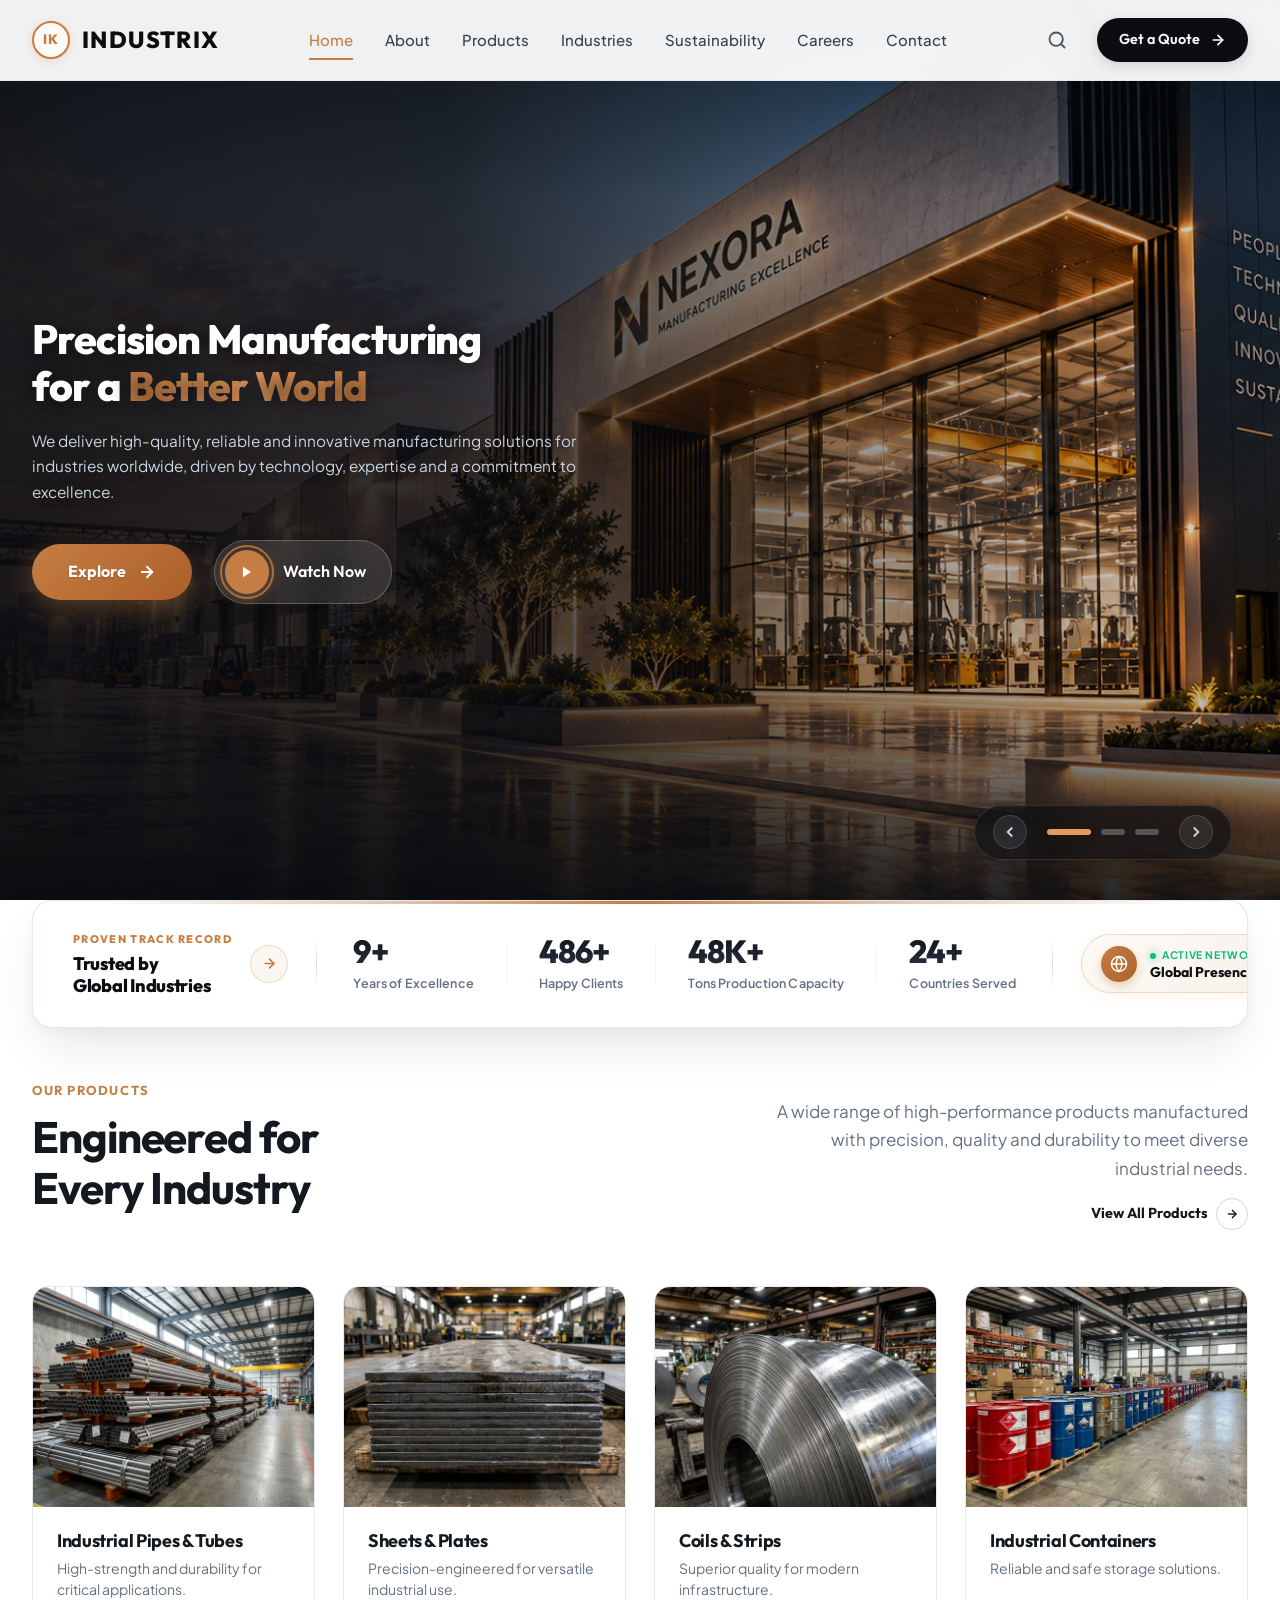
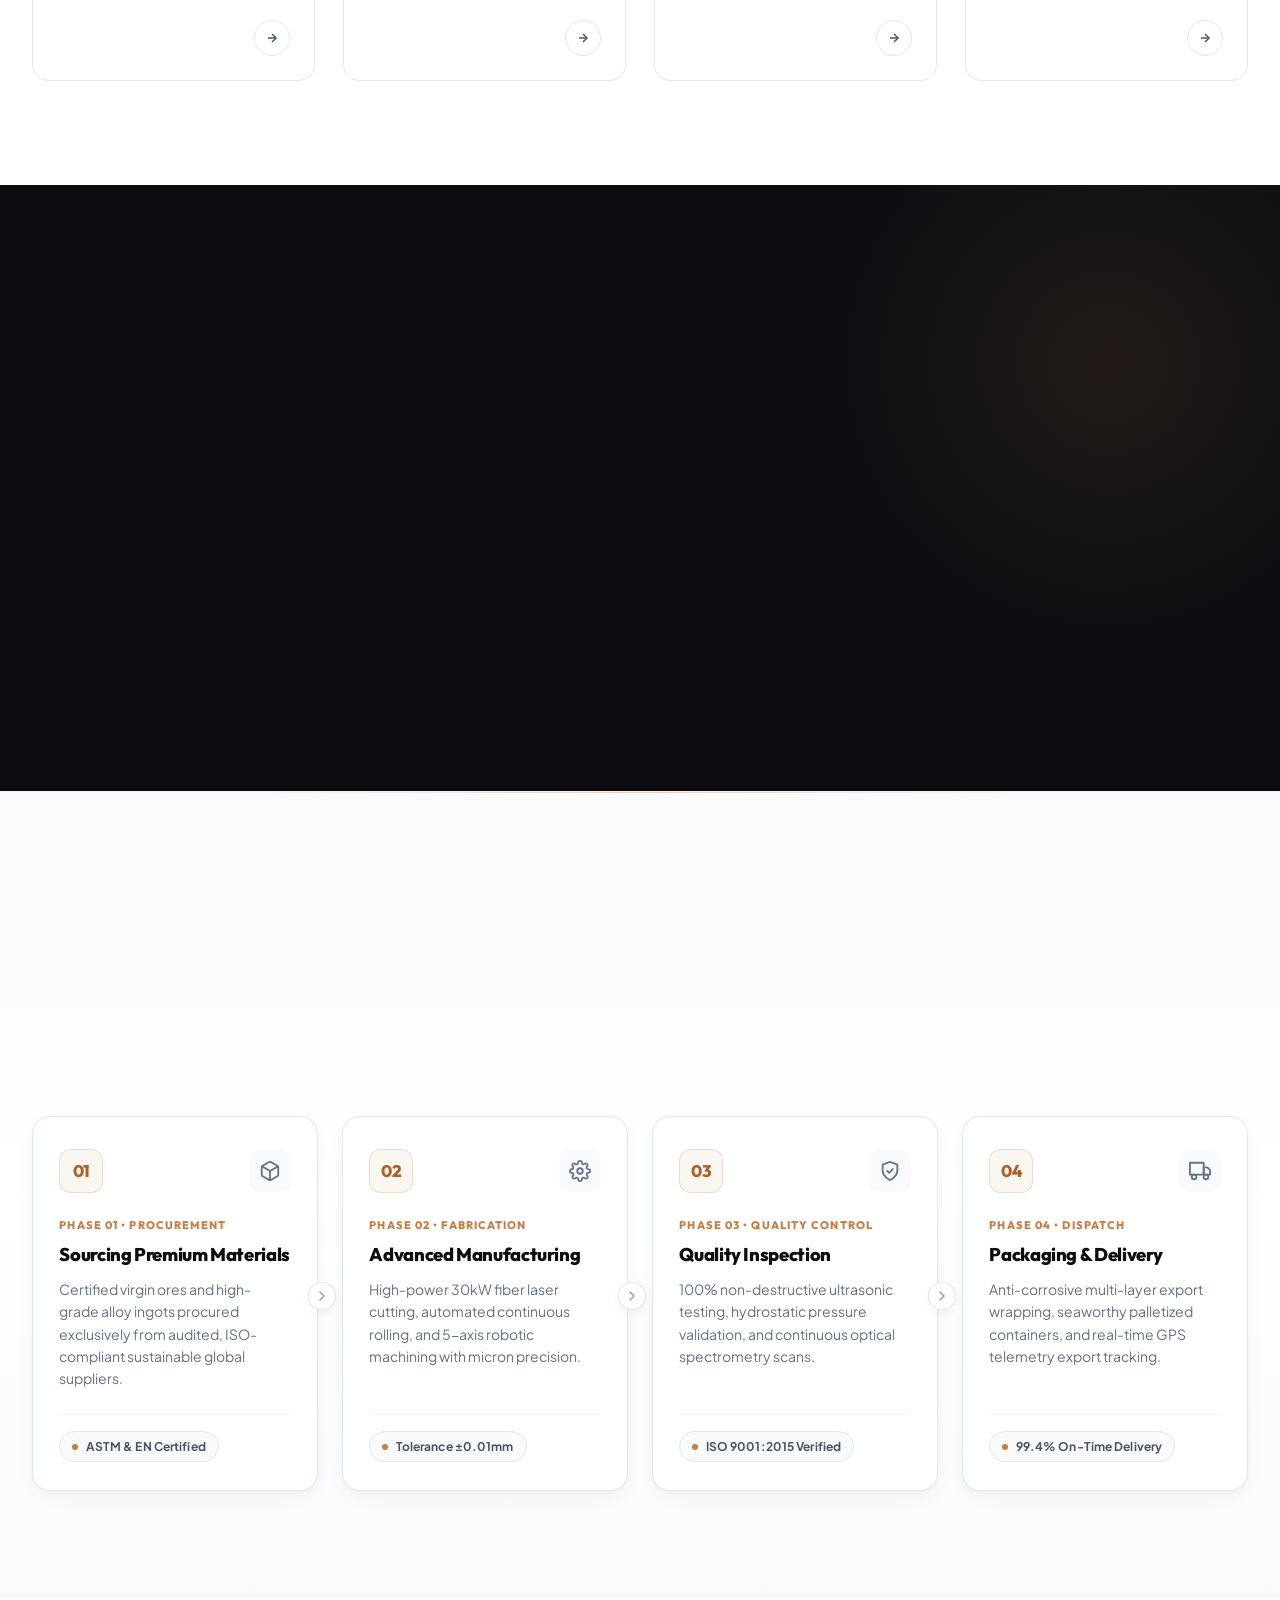
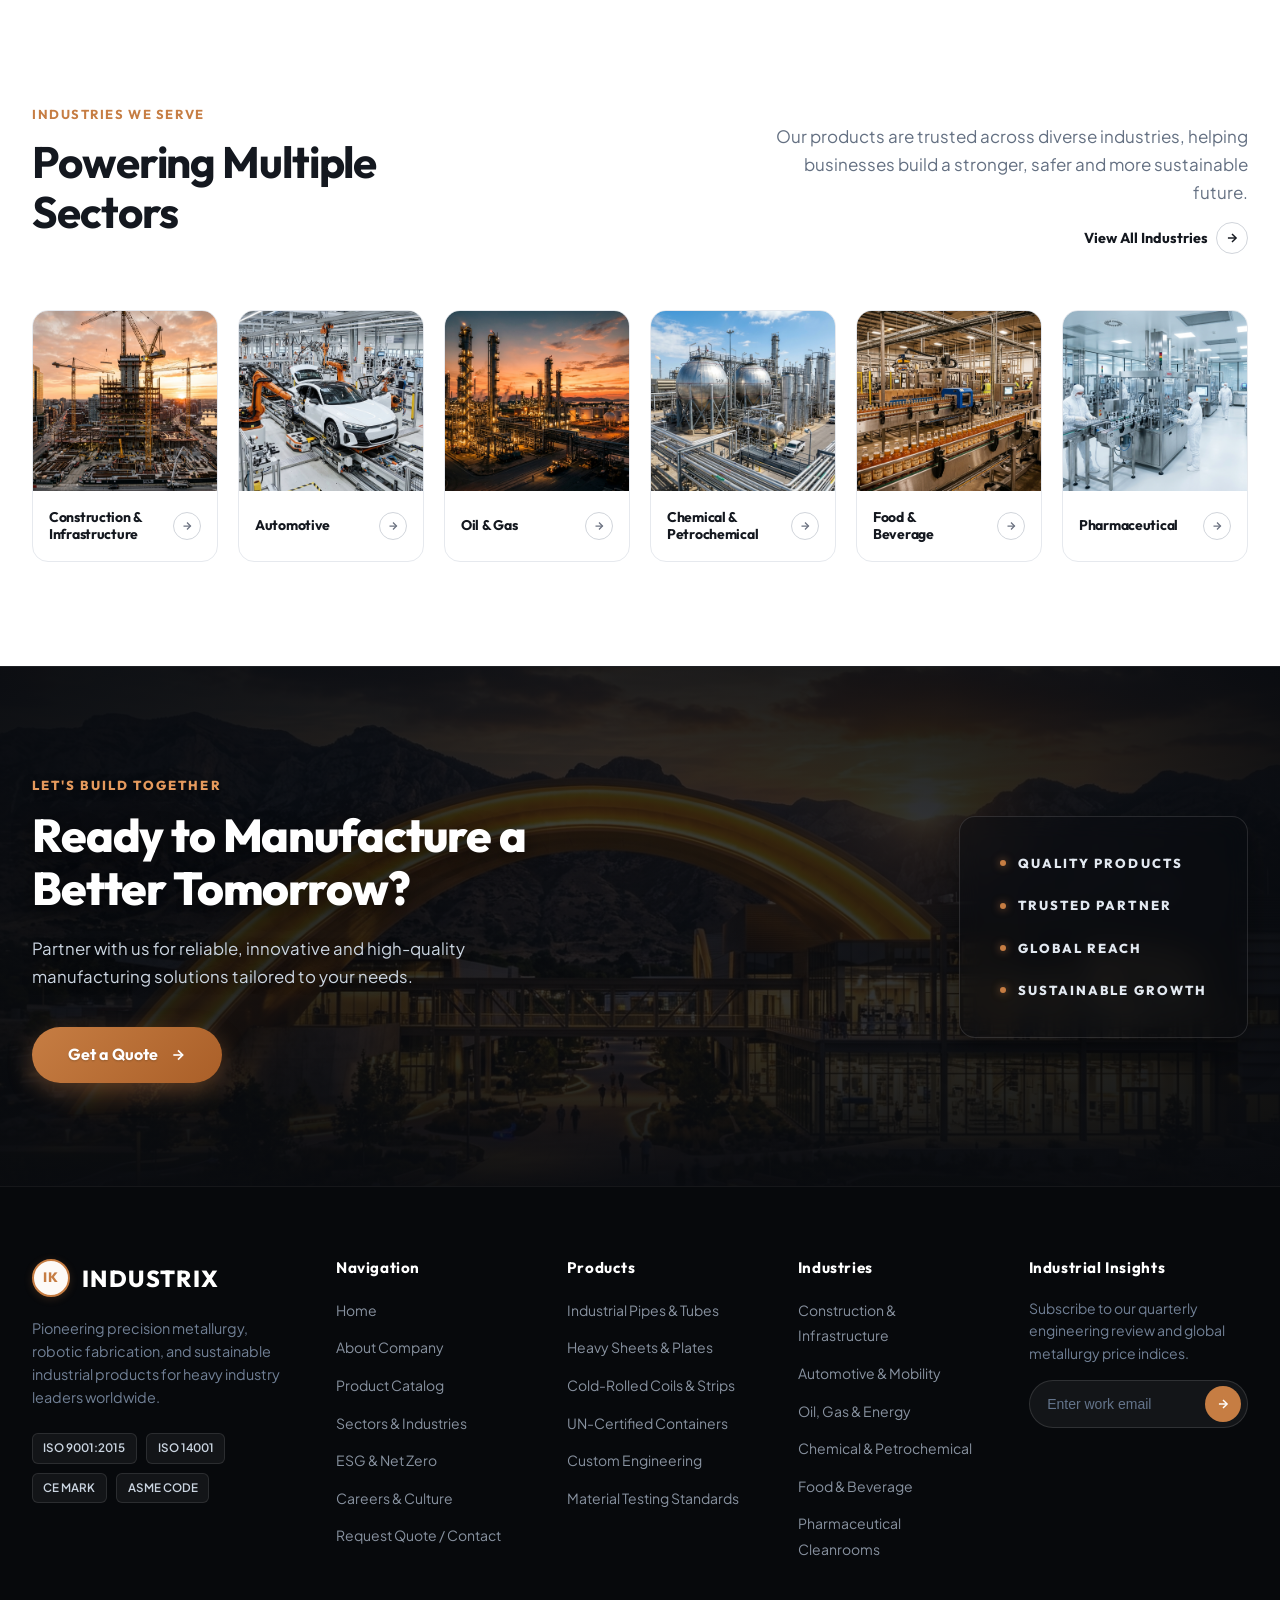
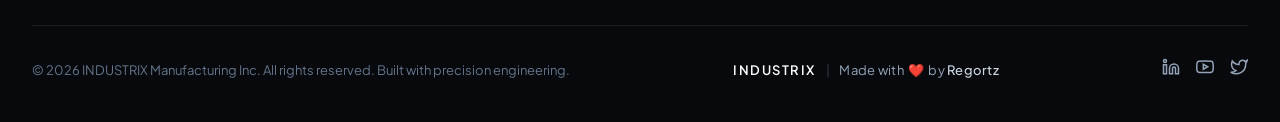
<file: index.html>
<!DOCTYPE html>
<html lang="en">
<head>
  <meta charset="UTF-8">
  <meta name="viewport" content="width=device-width, initial-scale=1.0">
  <title>INDUSTRIX - Precision Manufacturing for a Better World</title>
  <meta name="description" content="Industrix delivers world-class, reliable and innovative manufacturing solutions for global industries. ISO 9001 certified precision steel, pipes, coils, and containers.">
  <link rel="stylesheet" href="css/main.css">
  <link rel="stylesheet" href="css/components.css">
  <link rel="icon" type="image/svg+xml" href="data:image/svg+xml,<svg xmlns='http://www.w3.org/2000/svg' viewBox='0 0 100 100'><circle cx='50' cy='50' r='45' fill='%23c67d43'/><text x='50' y='58' font-size='28' font-family='sans-serif' font-weight='bold' fill='white' text-anchor='middle'>IK</text></svg>">
</head>
<body>

  <!-- ==========================================================================
       HEADER & NAVIGATION BAR
       ========================================================================== -->
  <header class="site-header" id="siteHeader">
    <div class="nav-container">
      <a href="index.html" class="brand-logo" aria-label="Industrix Homepage">
        <div class="brand-emblem">IK</div>
        <span class="brand-name">INDUSTRIX</span>
      </a>

      <nav class="nav-menu" id="navMenu">
        <div class="nav-item"><a href="index.html" class="nav-link active">Home</a></div>
        <div class="nav-item"><a href="about.html" class="nav-link">About</a></div>
        <div class="nav-item"><a href="products.html" class="nav-link">Products</a></div>
        <div class="nav-item"><a href="industries.html" class="nav-link">Industries</a></div>
        <div class="nav-item"><a href="sustainability.html" class="nav-link">Sustainability</a></div>
        <div class="nav-item"><a href="careers.html" class="nav-link">Careers</a></div>
        <div class="nav-item"><a href="contact.html" class="nav-link">Contact</a></div>
        <div class="nav-menu-mobile-cta">
          <a href="#quote" class="btn-mobile-quote" data-open-quote>
            <span>Get a Quote</span>
            <svg width="16" height="16" viewBox="0 0 24 24" fill="none" stroke="currentColor" stroke-width="2.5">
              <line x1="5" y1="12" x2="19" y2="12"></line>
              <polyline points="12 5 19 12 12 19"></polyline>
            </svg>
          </a>
        </div>
      </nav>

      <div class="nav-actions">
        <button class="search-trigger-btn" id="searchTriggerBtn" aria-label="Search site (Ctrl+K)" title="Search site (Ctrl+K)">
          <svg width="20" height="20" viewBox="0 0 24 24" fill="none" stroke="currentColor" stroke-width="2.2" stroke-linecap="round" stroke-linejoin="round">
            <circle cx="11" cy="11" r="8"></circle>
            <line x1="21" y1="21" x2="16.65" y2="16.65"></line>
          </svg>
        </button>

        <a href="#quote" class="btn-quote" data-open-quote id="headerQuoteBtn">
          <span>Get a Quote</span>
          <svg width="16" height="16" viewBox="0 0 24 24" fill="none" stroke="currentColor" stroke-width="2.5" stroke-linecap="round" stroke-linejoin="round">
            <line x1="5" y1="12" x2="19" y2="12"></line>
            <polyline points="12 5 19 12 12 19"></polyline>
          </svg>
        </a>

        <button class="mobile-toggle" id="mobileToggle" aria-label="Toggle navigation menu">
          <span></span>
          <span></span>
          <span></span>
        </button>
      </div>
    </div>
  </header>

  <main>
    <!-- ==========================================================================
         HERO SECTION
         ========================================================================== -->
    <!-- ==========================================================================
         HERO SECTION WITH CINEMATIC SLIDER
         ========================================================================== -->
    <section class="hero-slider-section" id="hero">
      <!-- Background Slides with Unique Content per Slide -->
      <div class="hero-slider-wrapper">
        <!-- Slide 1: Production Plant & Better World -->
        <div class="hero-slide active" data-index="0">
          <img src="assets/images/hero section/slide1.png" alt="Advanced Smart Manufacturing Campus" class="hero-slide-img">
          <div class="hero-slider-overlay"></div>
          <div class="hero-slider-container">
            <div class="hero-slider-content">
              <h1 class="hero-slider-title">
                Precision Manufacturing<br>
                for a <span class="gradient-copper">Better World</span>
              </h1>
              <p class="hero-slider-subtitle">
                We deliver high-quality, reliable and innovative manufacturing solutions for industries worldwide, driven by technology, expertise and a commitment to excellence.
              </p>
              <div class="hero-slider-actions">
                <a href="products.html" class="btn-hero-explore">
                  <span>Explore</span>
                  <svg width="18" height="18" viewBox="0 0 24 24" fill="none" stroke="currentColor" stroke-width="2.5" stroke-linecap="round" stroke-linejoin="round">
                    <line x1="5" y1="12" x2="19" y2="12"></line>
                    <polyline points="12 5 19 12 12 19"></polyline>
                  </svg>
                </a>
                <a href="#watch-process" class="btn-hero-watch" data-open-process>
                  <div class="watch-play-circle">
                    <span class="watch-play-pulse"></span>
                    <svg width="14" height="14" viewBox="0 0 24 24" fill="currentColor">
                      <polygon points="5 3 19 12 5 21 5 3"></polygon>
                    </svg>
                  </div>
                  <span>Watch Now</span>
                </a>
              </div>
            </div>
          </div>
        </div>

        <!-- Slide 2: Robotic Automation & Smart Engineering -->
        <div class="hero-slide" data-index="1">
          <img src="assets/images/hero section/slide2.png" alt="High-Tech Robotic Manufacturing Facility" class="hero-slide-img">
          <div class="hero-slider-overlay"></div>
          <div class="hero-slider-container">
            <div class="hero-slider-content">
              <h1 class="hero-slider-title">
                Autonomous Robotics &amp;<br>
                <span class="gradient-copper">Smart Engineering</span>
              </h1>
              <p class="hero-slider-subtitle">
                Pioneering Industry 4.0 production with intelligent robotic milling, high-power fiber laser cutting, and micron-level non-destructive inspection.
              </p>
              <div class="hero-slider-actions">
                <a href="products.html" class="btn-hero-explore">
                  <span>Explore</span>
                  <svg width="18" height="18" viewBox="0 0 24 24" fill="none" stroke="currentColor" stroke-width="2.5" stroke-linecap="round" stroke-linejoin="round">
                    <line x1="5" y1="12" x2="19" y2="12"></line>
                    <polyline points="12 5 19 12 12 19"></polyline>
                  </svg>
                </a>
                <a href="#watch-process" class="btn-hero-watch" data-open-process>
                  <div class="watch-play-circle">
                    <span class="watch-play-pulse"></span>
                    <svg width="14" height="14" viewBox="0 0 24 24" fill="currentColor">
                      <polygon points="5 3 19 12 5 21 5 3"></polygon>
                    </svg>
                  </div>
                  <span>Watch Now</span>
                </a>
              </div>
            </div>
          </div>
        </div>

        <!-- Slide 3: High-Performance Metallurgy & Global Infrastructure -->
        <div class="hero-slide" data-index="2">
          <img src="assets/images/hero section/slide3.png" alt="Precision Extrusion and Heavy Manufacturing Plant" class="hero-slide-img">
          <div class="hero-slider-overlay"></div>
          <div class="hero-slider-container">
            <div class="hero-slider-content">
              <h1 class="hero-slider-title">
                High-Performance Metallurgy &amp;<br>
                <span class="gradient-copper">Global Infrastructure</span>
              </h1>
              <p class="hero-slider-subtitle">
                Over 50,000 metric tons of certified high-grade steel, seamless pipes, and structural plates supplied to heavy industries across 25+ countries.
              </p>
              <div class="hero-slider-actions">
                <a href="products.html" class="btn-hero-explore">
                  <span>Explore</span>
                  <svg width="18" height="18" viewBox="0 0 24 24" fill="none" stroke="currentColor" stroke-width="2.5" stroke-linecap="round" stroke-linejoin="round">
                    <line x1="5" y1="12" x2="19" y2="12"></line>
                    <polyline points="12 5 19 12 12 19"></polyline>
                  </svg>
                </a>
                <a href="#watch-process" class="btn-hero-watch" data-open-process>
                  <div class="watch-play-circle">
                    <span class="watch-play-pulse"></span>
                    <svg width="14" height="14" viewBox="0 0 24 24" fill="currentColor">
                      <polygon points="5 3 19 12 5 21 5 3"></polygon>
                    </svg>
                  </div>
                  <span>Watch Now</span>
                </a>
              </div>
            </div>
          </div>
        </div>
      </div>


      <!-- Slider Navigation Controls -->
      <div class="hero-slider-controls">
        <button class="hero-slider-arrow prev" id="heroPrevBtn" aria-label="Previous Slide">
          <svg width="18" height="18" viewBox="0 0 24 24" fill="none" stroke="currentColor" stroke-width="2.5"><polyline points="15 18 9 12 15 6"></polyline></svg>
        </button>

        <div class="hero-slider-dots" id="heroSliderDots">
          <button class="hero-dot active" data-slide="0" aria-label="Slide 1"><span class="dot-progress"></span></button>
          <button class="hero-dot" data-slide="1" aria-label="Slide 2"><span class="dot-progress"></span></button>
          <button class="hero-dot" data-slide="2" aria-label="Slide 3"><span class="dot-progress"></span></button>
        </div>

        <button class="hero-slider-arrow next" id="heroNextBtn" aria-label="Next Slide">
          <svg width="18" height="18" viewBox="0 0 24 24" fill="none" stroke="currentColor" stroke-width="2.5"><polyline points="9 18 15 12 9 6"></polyline></svg>
        </button>
      </div>
    </section>

    <!-- ==========================================================================
         METRICS / STATS BAR SECTION (PREMIUM FLOATING RIBBON)
         ========================================================================== -->
    <section class="metrics-section" id="metrics">
      <div class="container">
        <div class="metrics-card-wrapper">
          <div class="metrics-ambient-line" aria-hidden="true"></div>
          <div class="metrics-container">
            <!-- Left Header: Trust & Authority -->
            <div class="metrics-label-box">
              <div class="metrics-label-content">
                <span class="metrics-kicker">PROVEN TRACK RECORD</span>
                <h3 class="metrics-title">Trusted by<br>Global Industries</h3>
              </div>
              <a href="#about" class="metrics-arrow-btn" aria-label="Learn more about our track record">
                <svg width="15" height="15" viewBox="0 0 24 24" fill="none" stroke="currentColor" stroke-width="2.5" stroke-linecap="round" stroke-linejoin="round">
                  <line x1="5" y1="12" x2="19" y2="12"></line>
                  <polyline points="12 5 19 12 12 19"></polyline>
                </svg>
              </a>
            </div>

            <div class="metrics-divider-vertical" aria-hidden="true"></div>

            <!-- Central Key Metrics Group -->
            <div class="metrics-items-group">
              <div class="metric-stat-item">
                <div class="metric-number-wrap">
                  <span class="metric-number" data-target="10" data-suffix="+">10+</span>
                </div>
                <span class="metric-caption">Years of Excellence</span>
              </div>

              <div class="metric-stat-sep" aria-hidden="true"></div>

              <div class="metric-stat-item">
                <div class="metric-number-wrap">
                  <span class="metric-number" data-target="500" data-suffix="+">500+</span>
                </div>
                <span class="metric-caption">Happy Clients</span>
              </div>

              <div class="metric-stat-sep" aria-hidden="true"></div>

              <div class="metric-stat-item">
                <div class="metric-number-wrap">
                  <span class="metric-number" data-target="50" data-suffix="K+">50K+</span>
                </div>
                <span class="metric-caption">Tons Production Capacity</span>
              </div>

              <div class="metric-stat-sep" aria-hidden="true"></div>

              <div class="metric-stat-item">
                <div class="metric-number-wrap">
                  <span class="metric-number" data-target="25" data-suffix="+">25+</span>
                </div>
                <span class="metric-caption">Countries Served</span>
              </div>
            </div>

            <div class="metrics-divider-vertical" aria-hidden="true"></div>

            <!-- Right Global Status Pill -->
            <div class="metrics-badge-global">
              <div class="globe-icon">
                <svg width="18" height="18" viewBox="0 0 24 24" fill="none" stroke="currentColor" stroke-width="2" stroke-linecap="round" stroke-linejoin="round">
                  <circle cx="12" cy="12" r="10"></circle>
                  <line x1="2" y1="12" x2="22" y2="12"></line>
                  <path d="M12 2a15.3 15.3 0 0 1 4 10 15.3 15.3 0 0 1-4 10 15.3 15.3 0 0 1-4-10 15.3 15.3 0 0 1 4-10z"></path>
                </svg>
              </div>
              <div class="metrics-badge-info">
                <div class="metrics-badge-status">
                  <span class="status-pulse-dot"></span>
                  <span class="status-text">Active Network</span>
                </div>
                <span class="text">Global Presence</span>
              </div>
            </div>
          </div>
        </div>
      </div>
    </section>

    <!-- ==========================================================================
         OUR PRODUCTS SECTION
         ========================================================================== -->
    <section class="section-products" id="products">
      <div class="container">
        <div class="section-header-split reveal-fade-up">
          <div class="section-header-left">
            <span class="section-kicker">OUR PRODUCTS</span>
            <h2 class="section-title">Engineered for<br>Every Industry</h2>
          </div>
          <div class="section-header-right">
            <p class="section-desc">
              A wide range of high-performance products manufactured with precision, quality and durability to meet diverse industrial needs.
            </p>
            <a href="products.html" class="link-arrow-action">
              <span>View All Products</span>
              <div class="arrow-circle">
                <svg width="14" height="14" viewBox="0 0 24 24" fill="none" stroke="currentColor" stroke-width="2.5">
                  <line x1="5" y1="12" x2="19" y2="12"></line>
                  <polyline points="12 5 19 12 12 19"></polyline>
                </svg>
              </div>
            </a>
          </div>
        </div>

        <div class="products-grid">
          <!-- Product Card 1 -->
          <article class="product-card reveal-fade-up">
            <div class="product-image-box">
              <img src="assets/images/pipes_tubes.jpg" alt="Industrial Pipes and Tubes in factory warehouse" loading="lazy">
            </div>
            <div class="product-card-body">
              <div>
                <h3 class="product-card-title">Industrial Pipes & Tubes</h3>
                <p class="product-card-desc">High-strength and durability for critical applications.</p>
              </div>
              <div class="product-card-footer">
                <a href="products.html#pipes" class="product-card-action" aria-label="View Industrial Pipes & Tubes">
                  <svg width="14" height="14" viewBox="0 0 24 24" fill="none" stroke="currentColor" stroke-width="2.5">
                    <line x1="5" y1="12" x2="19" y2="12"></line>
                    <polyline points="12 5 19 12 12 19"></polyline>
                  </svg>
                </a>
              </div>
            </div>
          </article>

          <!-- Product Card 2 -->
          <article class="product-card reveal-fade-up" style="transition-delay: 0.1s;">
            <div class="product-image-box">
              <img src="assets/images/sheets_plates.jpg" alt="Precision Industrial Sheets and Heavy Steel Plates" loading="lazy">
            </div>
            <div class="product-card-body">
              <div>
                <h3 class="product-card-title">Sheets & Plates</h3>
                <p class="product-card-desc">Precision-engineered for versatile industrial use.</p>
              </div>
              <div class="product-card-footer">
                <a href="products.html#sheets" class="product-card-action" aria-label="View Sheets & Plates">
                  <svg width="14" height="14" viewBox="0 0 24 24" fill="none" stroke="currentColor" stroke-width="2.5">
                    <line x1="5" y1="12" x2="19" y2="12"></line>
                    <polyline points="12 5 19 12 12 19"></polyline>
                  </svg>
                </a>
              </div>
            </div>
          </article>

          <!-- Product Card 3 -->
          <article class="product-card reveal-fade-up" style="transition-delay: 0.2s;">
            <div class="product-image-box">
              <img src="assets/images/coils_strips.jpg" alt="Cold Rolled Steel Coils and Strips" loading="lazy">
            </div>
            <div class="product-card-body">
              <div>
                <h3 class="product-card-title">Coils & Strips</h3>
                <p class="product-card-desc">Superior quality for modern infrastructure.</p>
              </div>
              <div class="product-card-footer">
                <a href="products.html#coils" class="product-card-action" aria-label="View Coils & Strips">
                  <svg width="14" height="14" viewBox="0 0 24 24" fill="none" stroke="currentColor" stroke-width="2.5">
                    <line x1="5" y1="12" x2="19" y2="12"></line>
                    <polyline points="12 5 19 12 12 19"></polyline>
                  </svg>
                </a>
              </div>
            </div>
          </article>

          <!-- Product Card 4 -->
          <article class="product-card reveal-fade-up" style="transition-delay: 0.3s;">
            <div class="product-image-box">
              <img src="assets/images/industrial_containers.jpg" alt="Industrial Containers, Chemical Barrels and Drums" loading="lazy">
            </div>
            <div class="product-card-body">
              <div>
                <h3 class="product-card-title">Industrial Containers</h3>
                <p class="product-card-desc">Reliable and safe storage solutions.</p>
              </div>
              <div class="product-card-footer">
                <a href="products.html#containers" class="product-card-action" aria-label="View Industrial Containers">
                  <svg width="14" height="14" viewBox="0 0 24 24" fill="none" stroke="currentColor" stroke-width="2.5">
                    <line x1="5" y1="12" x2="19" y2="12"></line>
                    <polyline points="12 5 19 12 12 19"></polyline>
                  </svg>
                </a>
              </div>
            </div>
          </article>
        </div>
      </div>
    </section>

    <!-- ==========================================================================
         ABOUT US SECTION (Dark Industrial)
         ========================================================================== -->
    <section class="section-about-dark" id="about">
      <div class="container">
        <div class="about-dark-grid">
          <div class="about-dark-left reveal-fade-up">
            <span class="section-kicker light">ABOUT US</span>
            <h2 class="section-title light">Manufacturing Progress Through Innovation</h2>
            <p class="section-desc light">
              We combine advanced technology, skilled workforce and sustainable practices to deliver world-class manufacturing solutions. Our focus is on quality, reliability and long-term partnerships.
            </p>
            <a href="about.html" class="btn-about-copper">
              <span>Learn More About Us</span>
              <svg width="16" height="16" viewBox="0 0 24 24" fill="none" stroke="currentColor" stroke-width="2.5">
                <line x1="5" y1="12" x2="19" y2="12"></line>
                <polyline points="12 5 19 12 12 19"></polyline>
              </svg>
            </a>
          </div>

          <div class="about-dark-mid reveal-fade-up" style="transition-delay: 0.15s;">
            <div class="about-features-list">
              <div class="about-feature-item">
                <div class="about-feature-icon">
                  <svg width="20" height="20" viewBox="0 0 24 24" fill="none" stroke="currentColor" stroke-width="2">
                    <path d="M3 21h18M3 7v14M21 7v14M6 7V3h12v4M10 11h4M10 16h4"></path>
                  </svg>
                </div>
                <span class="about-feature-text">State-of-the-art Manufacturing Facilities</span>
              </div>

              <div class="about-feature-item">
                <div class="about-feature-icon">
                  <svg width="20" height="20" viewBox="0 0 24 24" fill="none" stroke="currentColor" stroke-width="2">
                    <path d="M17 21v-2a4 4 0 0 0-4-4H5a4 4 0 0 0-4 4v2"></path>
                    <circle cx="9" cy="7" r="4"></circle>
                    <path d="M23 21v-2a4 4 0 0 0-3-3.87"></path>
                    <path d="M16 3.13a4 4 0 0 1 0 7.75"></path>
                  </svg>
                </div>
                <span class="about-feature-text">Expert Engineering Team</span>
              </div>

              <div class="about-feature-item">
                <div class="about-feature-icon">
                  <svg width="20" height="20" viewBox="0 0 24 24" fill="none" stroke="currentColor" stroke-width="2">
                    <path d="M12 2a10 10 0 0 1 10 10c0 5.52-4.48 10-10 10S2 17.52 2 12 6.48 2 12 2z"></path>
                    <path d="M12 6v6l4 2"></path>
                  </svg>
                </div>
                <span class="about-feature-text">Focus on Sustainability and Green Manufacturing</span>
              </div>

              <div class="about-feature-item">
                <div class="about-feature-icon">
                  <svg width="20" height="20" viewBox="0 0 24 24" fill="none" stroke="currentColor" stroke-width="2">
                    <circle cx="12" cy="12" r="3"></circle>
                    <path d="M19.4 15a1.65 1.65 0 0 0 .33 1.82l.06.06a2 2 0 0 1 0 2.83 2 2 0 0 1-2.83 0l-.06-.06a1.65 1.65 0 0 0-1.82-.33 1.65 1.65 0 0 0-1 1.51V21a2 2 0 0 1-2 2 2 2 0 0 1-2-2v-.09A1.65 1.65 0 0 0 9 19.4a1.65 1.65 0 0 0-1.82.33l-.06.06a2 2 0 0 1-2.83 0 2 2 0 0 1 0-2.83l.06-.06a1.65 1.65 0 0 0 .33-1.82 1.65 1.65 0 0 0-1.51-1H3a2 2 0 0 1-2-2 2 2 0 0 1 2-2h.09A1.65 1.65 0 0 0 4.6 9a1.65 1.65 0 0 0-.33-1.82l-.06-.06a2 2 0 0 1 0-2.83 2 2 0 0 1 2.83 0l.06.06a1.65 1.65 0 0 0 1.82.33H9a1.65 1.65 0 0 0 1-1.51V3a2 2 0 0 1 2-2 2 2 0 0 1 2 2v.09a1.65 1.65 0 0 0 1 1.51 1.65 1.65 0 0 0 1.82-.33l.06-.06a2 2 0 0 1 2.83 0 2 2 0 0 1 0 2.83l-.06.06a1.65 1.65 0 0 0-.33 1.82V9a1.65 1.65 0 0 0 1.51 1H21a2 2 0 0 1 2 2 2 2 0 0 1-2 2h-.09a1.65 1.65 0 0 0-1.51 1z"></path>
                  </svg>
                </div>
                <span class="about-feature-text">Continuous Innovation and R&amp;D</span>
              </div>
            </div>
          </div>

          <div class="about-dark-right reveal-scale" style="transition-delay: 0.25s;">
            <div class="about-laser-card">
              <img src="assets/images/laser_cutting.jpg" alt="High precision industrial CNC laser cutting thick steel plate with sparks" loading="lazy">
              <div class="about-vertical-pillars">
                <span>PRECISION</span>
                <span>PEOPLE</span>
                <span>PERFORMANCE</span>
                <div class="line"></div>
              </div>
            </div>
          </div>
        </div>
      </div>
    </section>

    <!-- ==========================================================================
         OUR PROCESS SECTION (EXECUTIVE MANUFACTURING LIFECYCLE)
         ========================================================================== -->
    <section class="section-process" id="process">
      <div class="container">
        <div class="section-header-split reveal-fade-up">
          <div class="section-header-left">
            <span class="section-kicker">OUR PROCESS</span>
            <h2 class="section-title">From Raw Material<br>to Real Impact</h2>
          </div>
          <div class="section-header-right">
            <p class="section-desc">
              Every component traverses an automated, fully traceable 4-stage manufacturing lifecycle engineered for zero-defect metallurgical precision.
            </p>
            <button class="btn-process-reel" data-open-process aria-label="Watch interactive manufacturing process reel">
              <span class="process-reel-play-icon">
                <svg width="12" height="12" viewBox="0 0 24 24" fill="currentColor">
                  <polygon points="5 3 19 12 5 21 5 3"></polygon>
                </svg>
              </span>
              <span>Watch Interactive Reel</span>
            </button>
          </div>
        </div>

        <div class="process-pipeline">
          <!-- Step 1 -->
          <article class="process-card reveal-fade-up">
            <div class="process-card-top">
              <span class="process-step-badge">01</span>
              <div class="process-step-icon" aria-hidden="true">
                <svg width="22" height="22" viewBox="0 0 24 24" fill="none" stroke="currentColor" stroke-width="2" stroke-linecap="round" stroke-linejoin="round">
                  <path d="M21 16V8a2 2 0 0 0-1-1.73l-7-4a2 2 0 0 0-2 0l-7 4A2 2 0 0 0 3 8v8a2 2 0 0 0 1 1.73l7 4a2 2 0 0 0 2 0l7-4A2 2 0 0 0 21 16z"></path>
                  <polyline points="3.27 6.96 12 12.01 20.73 6.96"></polyline>
                  <line x1="12" y1="22.08" x2="12" y2="12"></line>
                </svg>
              </div>
            </div>
            <div class="process-card-body">
              <span class="process-phase-kicker">PHASE 01 • PROCUREMENT</span>
              <h3 class="process-card-title">Sourcing Premium Materials</h3>
              <p class="process-card-desc">
                Certified virgin ores and high-grade alloy ingots procured exclusively from audited, ISO-compliant sustainable global suppliers.
              </p>
            </div>
            <div class="process-card-footer">
              <span class="process-spec-tag">
                <span class="spec-tag-bullet"></span>
                ASTM &amp; EN Certified
              </span>
            </div>
            <div class="process-connector-arrow" aria-hidden="true">
              <svg width="16" height="16" viewBox="0 0 24 24" fill="none" stroke="currentColor" stroke-width="2.5" stroke-linecap="round" stroke-linejoin="round">
                <polyline points="9 18 15 12 9 6"></polyline>
              </svg>
            </div>
          </article>

          <!-- Step 2 -->
          <article class="process-card reveal-fade-up" style="transition-delay: 0.15s;">
            <div class="process-card-top">
              <span class="process-step-badge">02</span>
              <div class="process-step-icon" aria-hidden="true">
                <svg width="22" height="22" viewBox="0 0 24 24" fill="none" stroke="currentColor" stroke-width="2" stroke-linecap="round" stroke-linejoin="round">
                  <circle cx="12" cy="12" r="3"></circle>
                  <path d="M19.4 15a1.65 1.65 0 0 0 .33 1.82l.06.06a2 2 0 0 1 0 2.83 2 2 0 0 1-2.83 0l-.06-.06a1.65 1.65 0 0 0-1.82-.33 1.65 1.65 0 0 0-1 1.51V21a2 2 0 0 1-2 2 2 2 0 0 1-2-2v-.09A1.65 1.65 0 0 0 9 19.4a1.65 1.65 0 0 0-1.82.33l-.06.06a2 2 0 0 1-2.83 0 2 2 0 0 1 0-2.83l.06-.06a1.65 1.65 0 0 0 .33-1.82 1.65 1.65 0 0 0-1.51-1H3a2 2 0 0 1-2-2 2 2 0 0 1 2-2h.09A1.65 1.65 0 0 0 4.6 9a1.65 1.65 0 0 0-.33-1.82l-.06-.06a2 2 0 0 1 0-2.83 2 2 0 0 1 2.83 0l.06.06a1.65 1.65 0 0 0 1.82.33H9a1.65 1.65 0 0 0 1-1.51V3a2 2 0 0 1 2-2 2 2 0 0 1 2 2v.09a1.65 1.65 0 0 0 1 1.51 1.65 1.65 0 0 0 1.82-.33l.06-.06a2 2 0 0 1 2.83 0 2 2 0 0 1 0 2.83l-.06.06a1.65 1.65 0 0 0-.33 1.82V9a1.65 1.65 0 0 0 1.51 1H21a2 2 0 0 1 2 2 2 2 0 0 1-2 2h-.09a1.65 1.65 0 0 0-1.51 1z"></path>
                </svg>
              </div>
            </div>
            <div class="process-card-body">
              <span class="process-phase-kicker">PHASE 02 • FABRICATION</span>
              <h3 class="process-card-title">Advanced Manufacturing</h3>
              <p class="process-card-desc">
                High-power 30kW fiber laser cutting, automated continuous rolling, and 5-axis robotic machining with micron precision.
              </p>
            </div>
            <div class="process-card-footer">
              <span class="process-spec-tag">
                <span class="spec-tag-bullet"></span>
                Tolerance ±0.01mm
              </span>
            </div>
            <div class="process-connector-arrow" aria-hidden="true">
              <svg width="16" height="16" viewBox="0 0 24 24" fill="none" stroke="currentColor" stroke-width="2.5" stroke-linecap="round" stroke-linejoin="round">
                <polyline points="9 18 15 12 9 6"></polyline>
              </svg>
            </div>
          </article>

          <!-- Step 3 -->
          <article class="process-card reveal-fade-up" style="transition-delay: 0.3s;">
            <div class="process-card-top">
              <span class="process-step-badge">03</span>
              <div class="process-step-icon" aria-hidden="true">
                <svg width="22" height="22" viewBox="0 0 24 24" fill="none" stroke="currentColor" stroke-width="2" stroke-linecap="round" stroke-linejoin="round">
                  <path d="M12 22s8-4 8-10V5l-8-3-8 3v7c0 6 8 10 8 10z"></path>
                  <polyline points="9 12 11 14 15 10"></polyline>
                </svg>
              </div>
            </div>
            <div class="process-card-body">
              <span class="process-phase-kicker">PHASE 03 • QUALITY CONTROL</span>
              <h3 class="process-card-title">Quality Inspection</h3>
              <p class="process-card-desc">
                100% non-destructive ultrasonic testing, hydrostatic pressure validation, and continuous optical spectrometry scans.
              </p>
            </div>
            <div class="process-card-footer">
              <span class="process-spec-tag">
                <span class="spec-tag-bullet"></span>
                ISO 9001:2015 Verified
              </span>
            </div>
            <div class="process-connector-arrow" aria-hidden="true">
              <svg width="16" height="16" viewBox="0 0 24 24" fill="none" stroke="currentColor" stroke-width="2.5" stroke-linecap="round" stroke-linejoin="round">
                <polyline points="9 18 15 12 9 6"></polyline>
              </svg>
            </div>
          </article>

          <!-- Step 4 -->
          <article class="process-card reveal-fade-up" style="transition-delay: 0.45s;">
            <div class="process-card-top">
              <span class="process-step-badge">04</span>
              <div class="process-step-icon" aria-hidden="true">
                <svg width="22" height="22" viewBox="0 0 24 24" fill="none" stroke="currentColor" stroke-width="2" stroke-linecap="round" stroke-linejoin="round">
                  <rect x="1" y="3" width="15" height="13"></rect>
                  <polygon points="16 8 20 8 23 11 23 16 16 16 16 8"></polygon>
                  <circle cx="5.5" cy="18.5" r="2.5"></circle>
                  <circle cx="18.5" cy="18.5" r="2.5"></circle>
                </svg>
              </div>
            </div>
            <div class="process-card-body">
              <span class="process-phase-kicker">PHASE 04 • DISPATCH</span>
              <h3 class="process-card-title">Packaging &amp; Delivery</h3>
              <p class="process-card-desc">
                Anti-corrosive multi-layer export wrapping, seaworthy palletized containers, and real-time GPS telemetry export tracking.
              </p>
            </div>
            <div class="process-card-footer">
              <span class="process-spec-tag">
                <span class="spec-tag-bullet"></span>
                99.4% On-Time Delivery
              </span>
            </div>
          </article>
        </div>
      </div>
    </section>

    <!-- ==========================================================================
         INDUSTRIES WE SERVE SECTION
         ========================================================================== -->
    <section class="section-industries" id="industries">
      <div class="container">
        <div class="section-header-split reveal-fade-up">
          <div class="section-header-left">
            <span class="section-kicker">INDUSTRIES WE SERVE</span>
            <h2 class="section-title">Powering Multiple<br>Sectors</h2>
          </div>
          <div class="section-header-right">
            <p class="section-desc">
              Our products are trusted across diverse industries, helping businesses build a stronger, safer and more sustainable future.
            </p>
            <a href="industries.html" class="link-arrow-action">
              <span>View All Industries</span>
              <div class="arrow-circle">
                <svg width="14" height="14" viewBox="0 0 24 24" fill="none" stroke="currentColor" stroke-width="2.5">
                  <line x1="5" y1="12" x2="19" y2="12"></line>
                  <polyline points="12 5 19 12 12 19"></polyline>
                </svg>
              </div>
            </a>
          </div>
        </div>

        <div class="industries-grid">
          <!-- Industry 1 -->
          <article class="industry-card reveal-fade-up">
            <div class="industry-image-box">
              <img src="assets/images/ind_construction.jpg" alt="Construction and Infrastructure steel skyscrapers" loading="lazy">
            </div>
            <div class="industry-card-body">
              <h3 class="industry-card-name">Construction &amp;<br>Infrastructure</h3>
              <a href="industries.html#construction" class="industry-card-arrow" aria-label="Learn more about Construction & Infrastructure">
                <svg width="12" height="12" viewBox="0 0 24 24" fill="none" stroke="currentColor" stroke-width="2.5">
                  <line x1="5" y1="12" x2="19" y2="12"></line>
                  <polyline points="12 5 19 12 12 19"></polyline>
                </svg>
              </a>
            </div>
          </article>

          <!-- Industry 2 -->
          <article class="industry-card reveal-fade-up" style="transition-delay: 0.1s;">
            <div class="industry-image-box">
              <img src="assets/images/ind_automotive.jpg" alt="Automotive manufacturing smart robotic facility" loading="lazy">
            </div>
            <div class="industry-card-body">
              <h3 class="industry-card-name">Automotive</h3>
              <a href="industries.html#automotive" class="industry-card-arrow" aria-label="Learn more about Automotive solutions">
                <svg width="12" height="12" viewBox="0 0 24 24" fill="none" stroke="currentColor" stroke-width="2.5">
                  <line x1="5" y1="12" x2="19" y2="12"></line>
                  <polyline points="12 5 19 12 12 19"></polyline>
                </svg>
              </a>
            </div>
          </article>

          <!-- Industry 3 -->
          <article class="industry-card reveal-fade-up" style="transition-delay: 0.2s;">
            <div class="industry-image-box">
              <img src="assets/images/ind_oilgas.jpg" alt="Oil & Gas refinery towers at sunset" loading="lazy">
            </div>
            <div class="industry-card-body">
              <h3 class="industry-card-name">Oil &amp; Gas</h3>
              <a href="industries.html#oilgas" class="industry-card-arrow" aria-label="Learn more about Oil & Gas applications">
                <svg width="12" height="12" viewBox="0 0 24 24" fill="none" stroke="currentColor" stroke-width="2.5">
                  <line x1="5" y1="12" x2="19" y2="12"></line>
                  <polyline points="12 5 19 12 12 19"></polyline>
                </svg>
              </a>
            </div>
          </article>

          <!-- Industry 4 -->
          <article class="industry-card reveal-fade-up" style="transition-delay: 0.3s;">
            <div class="industry-image-box">
              <img src="assets/images/ind_chemical.jpg" alt="Chemical & Petrochemical spherical pressure tanks" loading="lazy">
            </div>
            <div class="industry-card-body">
              <h3 class="industry-card-name">Chemical &amp;<br>Petrochemical</h3>
              <a href="industries.html#chemical" class="industry-card-arrow" aria-label="Learn more about Chemical & Petrochemical">
                <svg width="12" height="12" viewBox="0 0 24 24" fill="none" stroke="currentColor" stroke-width="2.5">
                  <line x1="5" y1="12" x2="19" y2="12"></line>
                  <polyline points="12 5 19 12 12 19"></polyline>
                </svg>
              </a>
            </div>
          </article>

          <!-- Industry 5 -->
          <article class="industry-card reveal-fade-up" style="transition-delay: 0.4s;">
            <div class="industry-image-box">
              <img src="assets/images/ind_food.jpg" alt="Automated Food and Beverage conveyor bottling line" loading="lazy">
            </div>
            <div class="industry-card-body">
              <h3 class="industry-card-name">Food &amp;<br>Beverage</h3>
              <a href="industries.html#food" class="industry-card-arrow" aria-label="Learn more about Food & Beverage">
                <svg width="12" height="12" viewBox="0 0 24 24" fill="none" stroke="currentColor" stroke-width="2.5">
                  <line x1="5" y1="12" x2="19" y2="12"></line>
                  <polyline points="12 5 19 12 12 19"></polyline>
                </svg>
              </a>
            </div>
          </article>

          <!-- Industry 6 -->
          <article class="industry-card reveal-fade-up" style="transition-delay: 0.5s;">
            <div class="industry-image-box">
              <img src="assets/images/ind_pharma.jpg" alt="Sterile Pharmaceutical cleanroom automated manufacturing" loading="lazy">
            </div>
            <div class="industry-card-body">
              <h3 class="industry-card-name">Pharmaceutical</h3>
              <a href="industries.html#pharma" class="industry-card-arrow" aria-label="Learn more about Pharmaceutical sanitary tubing">
                <svg width="12" height="12" viewBox="0 0 24 24" fill="none" stroke="currentColor" stroke-width="2.5">
                  <line x1="5" y1="12" x2="19" y2="12"></line>
                  <polyline points="12 5 19 12 12 19"></polyline>
                </svg>
              </a>
            </div>
          </article>
        </div>
      </div>
    </section>

    <!-- ==========================================================================
         FOOTER CTA BANNER SECTION
         ========================================================================== -->
    <section class="section-footer-cta" id="ctaBanner">
      <div class="footer-cta-container">
        <div class="footer-cta-bg-side">
          <img src="assets/images/footer_cta_bg.jpg" alt="Industrix Advanced Architecture and Innovation Hub at Sunset" loading="lazy">
          <div class="footer-cta-bg-overlay"></div>
        </div>

        <div class="footer-cta-content-side">
          <div class="footer-cta-main reveal-fade-up">
            <span class="footer-cta-kicker">LET'S BUILD TOGETHER</span>
            <h2 class="footer-cta-title">Ready to Manufacture a Better Tomorrow?</h2>
            <p class="footer-cta-desc">
              Partner with us for reliable, innovative and high-quality manufacturing solutions tailored to your needs.
            </p>
            <a href="contact.html" class="btn-cta-quote" data-open-quote>
              <span>Get a Quote</span>
              <svg width="16" height="16" viewBox="0 0 24 24" fill="none" stroke="currentColor" stroke-width="2.5">
                <line x1="5" y1="12" x2="19" y2="12"></line>
                <polyline points="12 5 19 12 12 19"></polyline>
              </svg>
            </a>
          </div>

          <div class="footer-cta-pillars reveal-fade-up" style="transition-delay: 0.15s;">
            <span>QUALITY PRODUCTS</span>
            <span>TRUSTED PARTNER</span>
            <span>GLOBAL REACH</span>
            <span>SUSTAINABLE GROWTH</span>
          </div>
        </div>
      </div>
    </section>
  </main>

  <!-- ==========================================================================
       SITE FOOTER
       ========================================================================== -->
  <footer class="site-footer">
    <div class="container">
      <div class="footer-top-grid">
        <div class="footer-brand-col">
          <a href="index.html" class="brand-logo" aria-label="Industrix">
            <div class="brand-emblem">IK</div>
            <span class="brand-name">INDUSTRIX</span>
          </a>
          <p>
            Pioneering precision metallurgy, robotic fabrication, and sustainable industrial products for heavy industry leaders worldwide.
          </p>
          <div class="footer-certifications">
            <span class="cert-badge">ISO 9001:2015</span>
            <span class="cert-badge">ISO 14001</span>
            <span class="cert-badge">CE MARK</span>
            <span class="cert-badge">ASME CODE</span>
          </div>
        </div>

        <div class="footer-col">
          <h4 class="footer-col-title">Navigation</h4>
          <ul class="footer-links-list">
            <li><a href="index.html">Home</a></li>
            <li><a href="about.html">About Company</a></li>
            <li><a href="products.html">Product Catalog</a></li>
            <li><a href="industries.html">Sectors &amp; Industries</a></li>
            <li><a href="sustainability.html">ESG &amp; Net Zero</a></li>
            <li><a href="careers.html">Careers &amp; Culture</a></li>
            <li><a href="contact.html">Request Quote / Contact</a></li>
          </ul>
        </div>

        <div class="footer-col">
          <h4 class="footer-col-title">Products</h4>
          <ul class="footer-links-list">
            <li><a href="products.html#pipes">Industrial Pipes &amp; Tubes</a></li>
            <li><a href="products.html#sheets">Heavy Sheets &amp; Plates</a></li>
            <li><a href="products.html#coils">Cold-Rolled Coils &amp; Strips</a></li>
            <li><a href="products.html#containers">UN-Certified Containers</a></li>
            <li><a href="products.html">Custom Engineering</a></li>
            <li><a href="products.html">Material Testing Standards</a></li>
          </ul>
        </div>

        <div class="footer-col">
          <h4 class="footer-col-title">Industries</h4>
          <ul class="footer-links-list">
            <li><a href="industries.html#construction">Construction &amp; Infrastructure</a></li>
            <li><a href="industries.html#automotive">Automotive &amp; Mobility</a></li>
            <li><a href="industries.html#oilgas">Oil, Gas &amp; Energy</a></li>
            <li><a href="industries.html#chemical">Chemical &amp; Petrochemical</a></li>
            <li><a href="industries.html#food">Food &amp; Beverage</a></li>
            <li><a href="industries.html#pharma">Pharmaceutical Cleanrooms</a></li>
          </ul>
        </div>

        <div class="footer-col footer-newsletter">
          <h4 class="footer-col-title">Industrial Insights</h4>
          <p>Subscribe to our quarterly engineering review and global metallurgy price indices.</p>
          <form class="newsletter-form" onsubmit="event.preventDefault();">
            <input type="email" placeholder="Enter work email" required aria-label="Work Email Address">
            <button type="submit" aria-label="Subscribe">
              <svg width="14" height="14" viewBox="0 0 24 24" fill="none" stroke="currentColor" stroke-width="2.5">
                <line x1="5" y1="12" x2="19" y2="12"></line>
                <polyline points="12 5 19 12 12 19"></polyline>
              </svg>
            </button>
          </form>
        </div>
      </div>

      <div class="footer-bottom-bar">
        <p>&copy; 2026 INDUSTRIX Manufacturing Inc. All rights reserved. Built with precision engineering.</p>
        <div class="footer-credit">
          <span class="footer-credit-brand">INDUSTRIX</span>
          <span class="footer-credit-sep">|</span>
          <span>Made with <span class="footer-heart">&#10084;&#65039;</span> by <a href="https://regortz.com" target="_blank" rel="noopener noreferrer">Regortz</a></span>
        </div>
        <div class="footer-social-links">
          <a href="#" aria-label="LinkedIn"><svg width="18" height="18" viewBox="0 0 24 24" fill="none" stroke="currentColor" stroke-width="2"><path d="M16 8a6 6 0 0 1 6 6v7h-4v-7a2 2 0 0 0-2-2 2 2 0 0 0-2 2v7h-4v-7a6 6 0 0 1 6-6z"></path><rect x="2" y="9" width="4" height="12"></rect><circle cx="4" cy="4" r="2"></circle></svg></a>
          <a href="#" aria-label="YouTube"><svg width="18" height="18" viewBox="0 0 24 24" fill="none" stroke="currentColor" stroke-width="2"><path d="M22.54 6.42a2.78 2.78 0 0 0-1.94-2C18.88 4 12 4 12 4s-6.88 0-8.6.46a2.78 2.78 0 0 0-1.94 2A29 29 0 0 0 1 11.75a29 29 0 0 0 .46 5.33A2.78 2.78 0 0 0 3.4 19c1.72.46 8.6.46 8.6.46s6.88 0 8.6-.46a2.78 2.78 0 0 0 1.94-2 29 29 0 0 0 .46-5.25 29 29 0 0 0-.46-5.33z"></path><polygon points="9.75 15.02 15.5 11.75 9.75 8.48 9.75 15.02"></polygon></svg></a>
          <a href="#" aria-label="Twitter"><svg width="18" height="18" viewBox="0 0 24 24" fill="none" stroke="currentColor" stroke-width="2"><path d="M23 3a10.9 10.9 0 0 1-3.14 1.53 4.48 4.48 0 0 0-7.86 3v1A10.66 10.66 0 0 1 3 4s-4 9 5 13a11.64 11.64 0 0 1-7 2c9 5 20 0 20-11.5a4.5 4.5 0 0 0-.08-.83A7.72 7.72 0 0 0 23 3z"></path></svg></a>
        </div>
      </div>
    </div>
  </footer>

  <!-- ==========================================================================
       MODAL 1: REQUEST FOR QUOTE (QUICK ESTIMATOR)
       ========================================================================== -->
  <div class="modal-overlay" id="quoteModal" role="dialog" aria-modal="true" aria-labelledby="modalQuoteHeading">
    <div class="modal-container">
      <button class="modal-close-btn" aria-label="Close quote modal">&times;</button>
      <div class="quote-modal-header">
        <h3 id="modalQuoteHeading">Request Precision Quote</h3>
        <p>Get instant preliminary pricing and connect with our metallurgical engineering team.</p>
      </div>
      <div class="quote-modal-body">
        <form id="modalQuoteForm">
          <div class="quote-form-row">
            <div class="quote-form-group">
              <label for="modalProductSelect">Product Category</label>
              <select class="quote-form-control" id="modalProductSelect" required>
                <option value="pipes">Industrial Pipes &amp; Tubes</option>
                <option value="sheets">Heavy Sheets &amp; Plates</option>
                <option value="coils">Cold-Rolled Coils &amp; Strips</option>
                <option value="containers">Industrial Containers &amp; Drums</option>
                <option value="custom">Custom CNC Fabrication</option>
              </select>
            </div>
            <div class="quote-form-group">
              <label for="modalQtyInput">Quantity (Units / Tons)</label>
              <input type="number" class="quote-form-control" id="modalQtyInput" value="25" min="1" max="10000" required>
            </div>
          </div>

          <div class="quote-estimate-card">
            <div>
              <span style="font-size: 0.8rem; color: #64748b; font-weight: 600; display: block;">ESTIMATED PRODUCTION TIER</span>
              <span class="quote-estimate-val" id="modalEstimateDisplay">$3,000 USD</span>
            </div>
            <span style="font-size: 0.75rem; color: #10b981; font-weight: 700; background: #ecfdf5; padding: 0.25rem 0.6rem; border-radius: 999px;">
              Volume Discount Applied
            </span>
          </div>

          <div class="quote-form-group">
            <label for="modalName">Full Name &amp; Title</label>
            <input type="text" class="quote-form-control" id="modalName" placeholder="e.g. John Doe, Senior Procurement" required>
          </div>

          <div class="quote-form-row">
            <div class="quote-form-group">
              <label for="modalEmail">Corporate Email</label>
              <input type="email" class="quote-form-control" id="modalEmail" placeholder="j.doe@enterprise.com" required>
            </div>
            <div class="quote-form-group">
              <label for="modalCompany">Company Name</label>
              <input type="text" class="quote-form-control" id="modalCompany" placeholder="Global Logistics Inc." required>
            </div>
          </div>

          <button type="submit" class="btn btn-primary-copper" style="width: 100%; margin-top: 1rem;">
            <span>Submit RFQ Dossier</span>
            <svg width="16" height="16" viewBox="0 0 24 24" fill="none" stroke="currentColor" stroke-width="2.5">
              <line x1="5" y1="12" x2="19" y2="12"></line>
              <polyline points="12 5 19 12 12 19"></polyline>
            </svg>
          </button>
        </form>
      </div>
    </div>
  </div>

  <!-- ==========================================================================
       MODAL 2: WATCH OUR PROCESS (VIDEO REEL SHOWCASE)
       ========================================================================== -->
  <div class="modal-overlay" id="videoModal" role="dialog" aria-modal="true" aria-labelledby="modalVideoHeading">
    <div class="video-modal-container">
      <button class="modal-close-btn" aria-label="Close process modal">&times;</button>
      <span class="section-kicker light" style="margin-bottom: 0.35rem;">INDUSTRY 4.0 MANUFACTURING</span>
      <h3 id="modalVideoHeading" style="font-size: 1.5rem; color: #ffffff;">Our Manufacturing Process in Action</h3>

      <div class="process-reel-player">
        <img id="reelImage" src="assets/images/laser_cutting.jpg" alt="Industrial laser cutter manufacturing step showcase">
        <div style="position: absolute; bottom: 0; left: 0; right: 0; padding: 1.5rem; background: linear-gradient(to top, rgba(0,0,0,0.9), transparent);">
          <h4 id="reelTitle" style="color: #ffffff; font-size: 1.15rem; margin-bottom: 0.25rem;">02. Advanced CNC Laser Cutting</h4>
          <p id="reelDesc" style="color: #cbd5e1; font-size: 0.875rem;">Sub-millimeter 30kW fiber laser cutters shaping hardened plates with zero thermal warp.</p>
        </div>
      </div>

      <div class="reel-stepper">
        <button class="reel-step-btn" data-step="0">
          <span class="step-num">Step 01</span>
          <span class="step-name">Material Sourcing</span>
        </button>
        <button class="reel-step-btn active" data-step="1">
          <span class="step-num">Step 02</span>
          <span class="step-name">CNC Laser &amp; Rolling</span>
        </button>
        <button class="reel-step-btn" data-step="2">
          <span class="step-num">Step 03</span>
          <span class="step-name">Cold Rolling Mills</span>
        </button>
        <button class="reel-step-btn" data-step="3">
          <span class="step-num">Step 04</span>
          <span class="step-name">Quality Assurance</span>
        </button>
      </div>
    </div>
  </div>

  <!-- ==========================================================================
       MODAL 3: UNIVERSAL SEARCH (CTRL + K)
       ========================================================================== -->
  <div class="modal-overlay" id="searchModal" role="dialog" aria-modal="true" aria-labelledby="modalSearchInput">
    <div class="search-modal-container">
      <button class="modal-close-btn" aria-label="Close search modal">&times;</button>
      <div class="search-input-wrapper">
        <svg width="20" height="20" viewBox="0 0 24 24" fill="none" stroke="currentColor" stroke-width="2.2">
          <circle cx="11" cy="11" r="8"></circle>
          <line x1="21" y1="21" x2="16.65" y2="16.65"></line>
        </svg>
        <input type="text" id="searchInput" placeholder="Search products, materials, specs, sectors... (Esc to close)" aria-label="Search site content">
      </div>
      <div class="search-results-list" id="searchResults">
        <!-- Injected via JavaScript -->
      </div>
    </div>
  </div>

  <!-- Floating Back to Top Button -->
  <button class="back-to-top" aria-label="Scroll back to top">
    <svg width="20" height="20" viewBox="0 0 24 24" fill="none" stroke="currentColor" stroke-width="2.5">
      <line x1="12" y1="19" x2="12" y2="5"></line>
      <polyline points="5 12 12 5 19 12"></polyline>
    </svg>
  </button>

  <script src="js/main.js"></script>
</body>
</html>
</file>
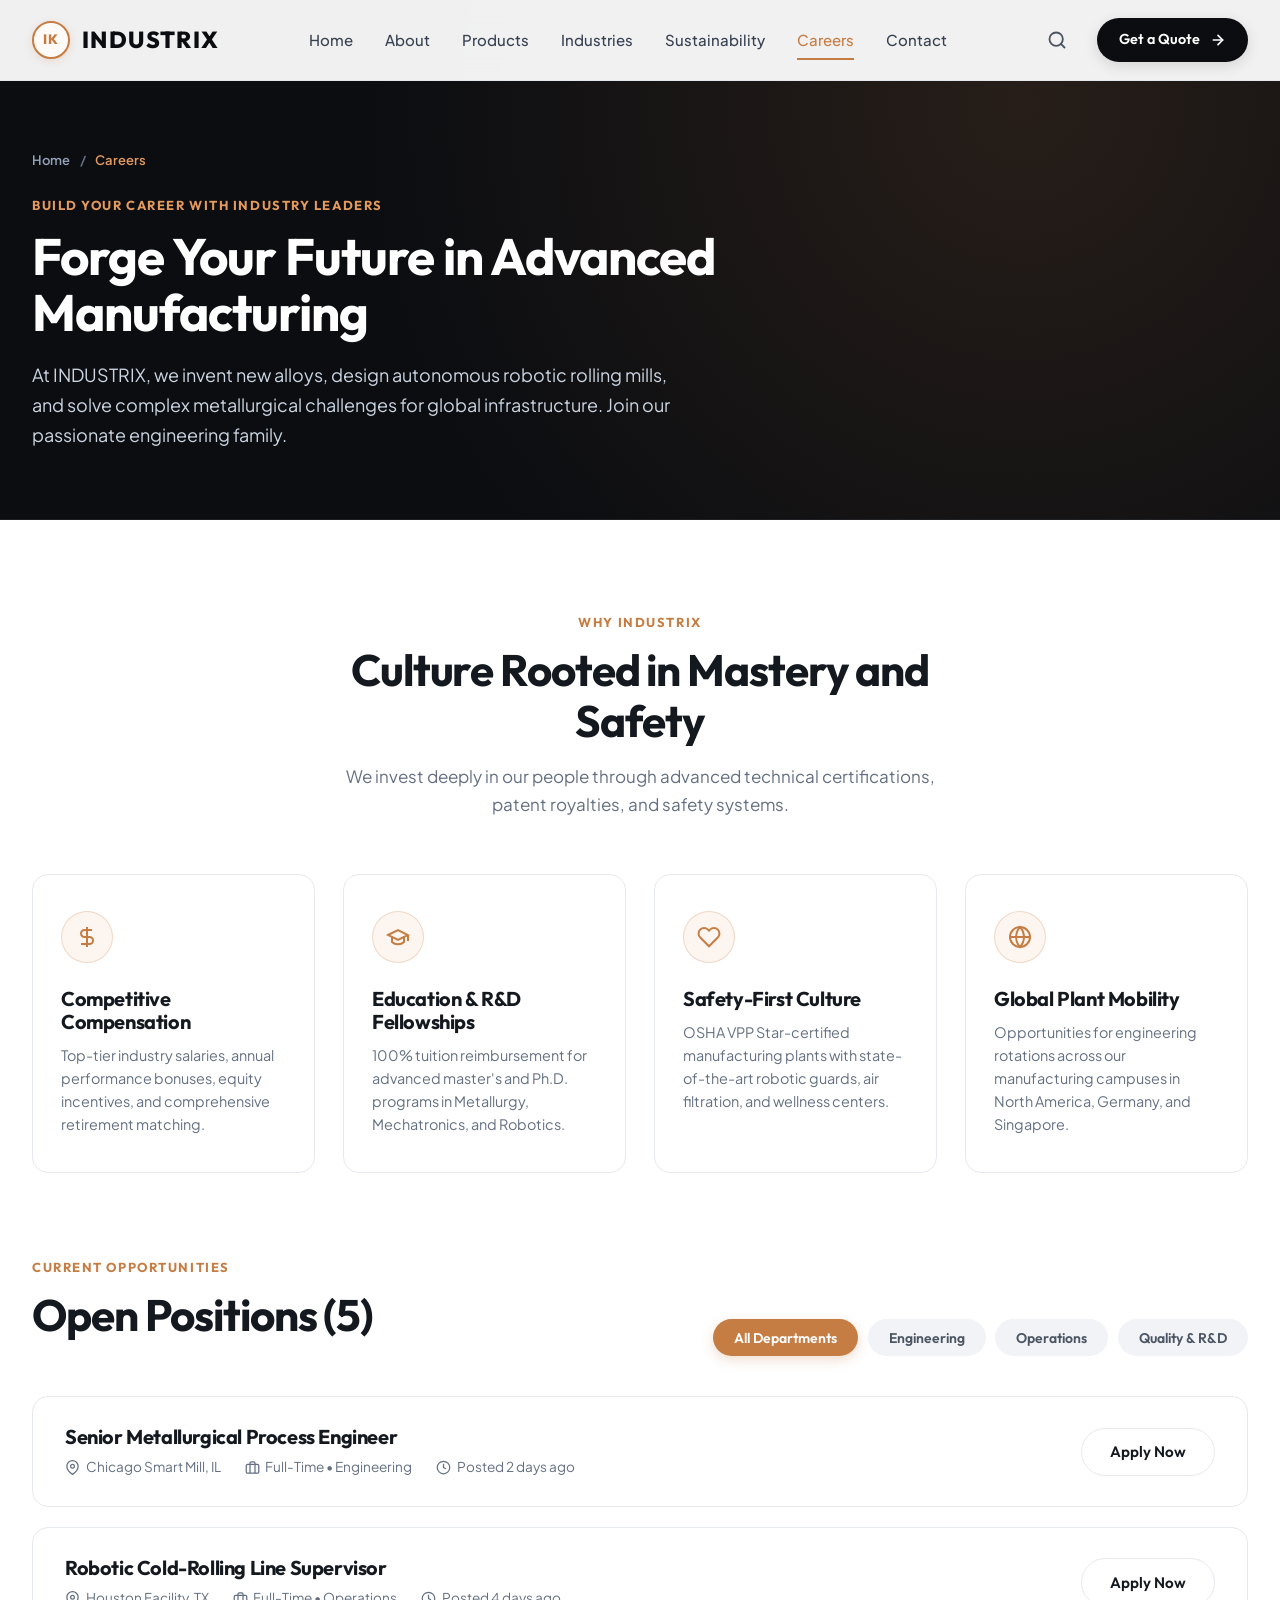
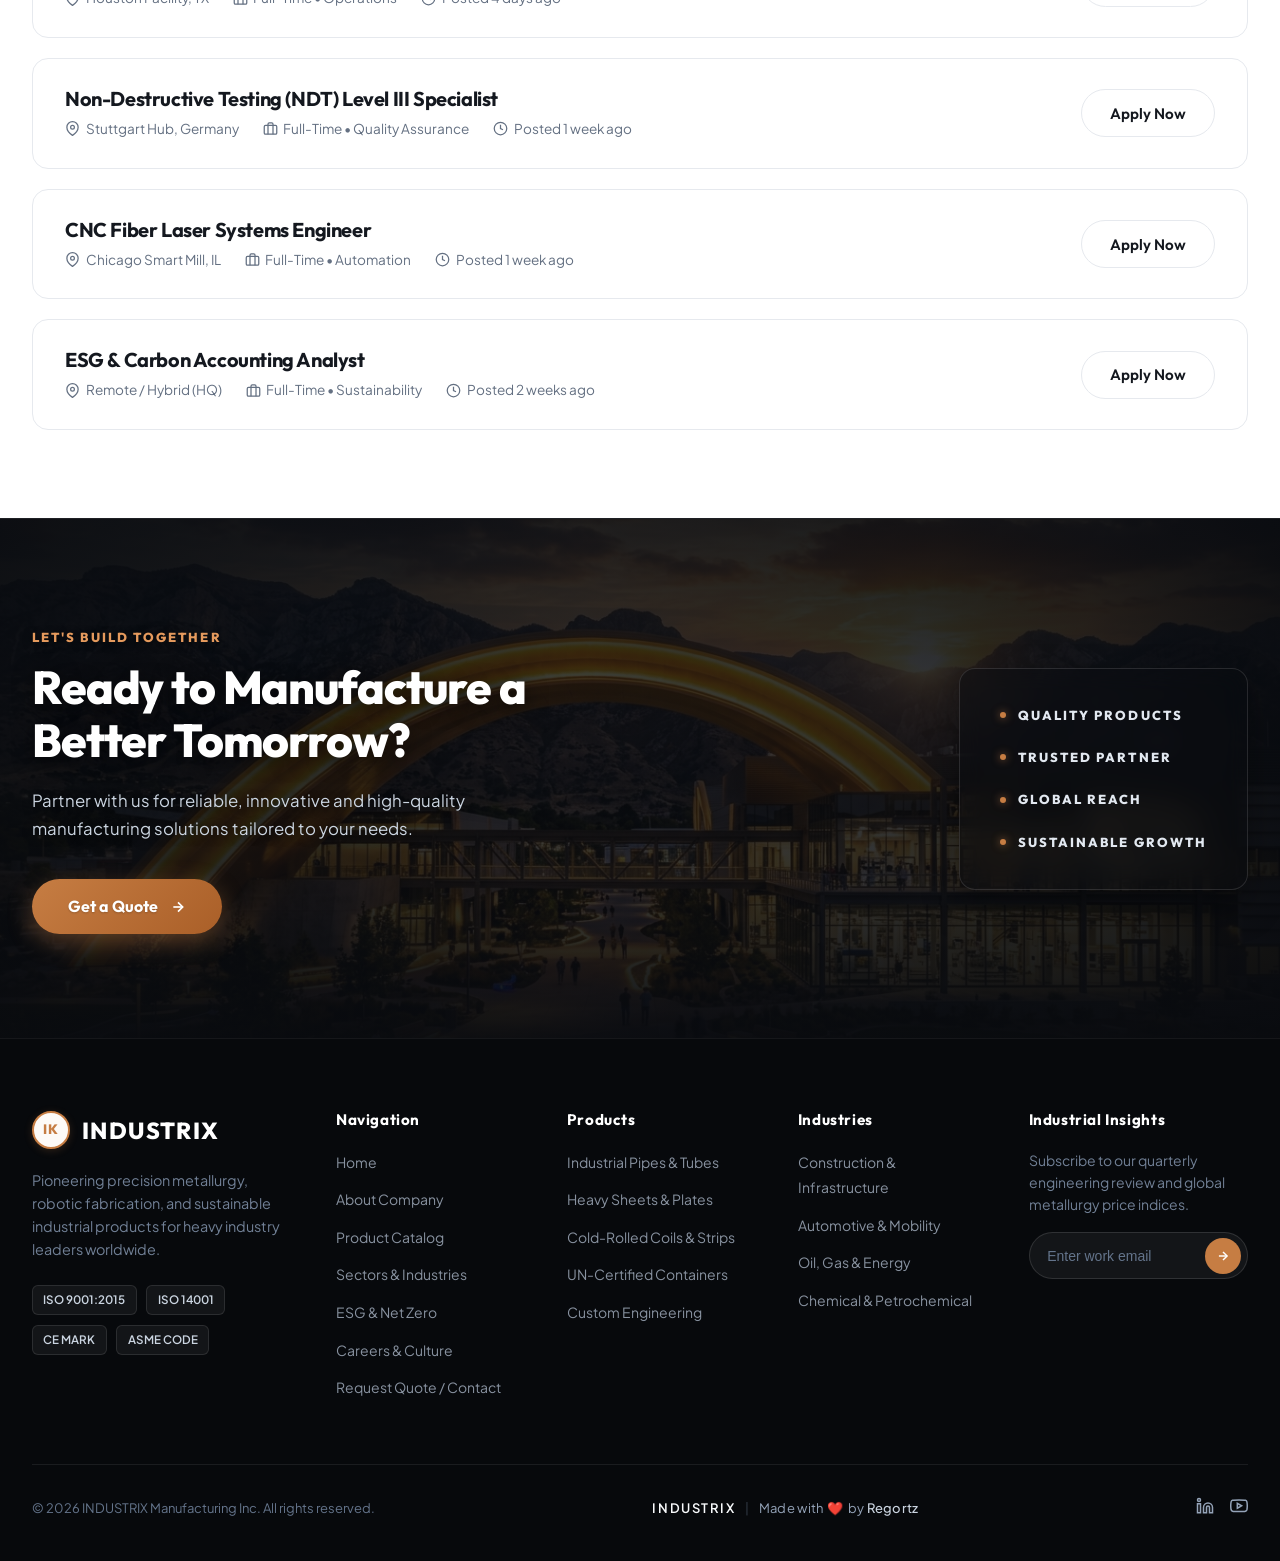
<file: careers.html>
<!DOCTYPE html>
<html lang="en">
<head>
  <meta charset="UTF-8">
  <meta name="viewport" content="width=device-width, initial-scale=1.0">
  <title>Careers at INDUSTRIX | Shape the Future of Advanced Manufacturing</title>
  <meta name="description" content="Join our world-class team of metallurgy engineers, robotic automation specialists, and manufacturing leaders. View open positions at Industrix.">
  <link rel="stylesheet" href="css/main.css">
  <link rel="stylesheet" href="css/components.css">
  <link rel="stylesheet" href="css/pages.css">
  <link rel="icon" type="image/svg+xml" href="data:image/svg+xml,<svg xmlns='http://www.w3.org/2000/svg' viewBox='0 0 100 100'><circle cx='50' cy='50' r='45' fill='%23c67d43'/><text x='50' y='58' font-size='28' font-family='sans-serif' font-weight='bold' fill='white' text-anchor='middle'>IK</text></svg>">
</head>
<body>

  <!-- Site Header -->
  <header class="site-header" id="siteHeader">
    <div class="nav-container">
      <a href="index.html" class="brand-logo" aria-label="Industrix Homepage">
        <div class="brand-emblem">IK</div>
        <span class="brand-name">INDUSTRIX</span>
      </a>

      <nav class="nav-menu" id="navMenu">
        <div class="nav-item"><a href="index.html" class="nav-link">Home</a></div>
        <div class="nav-item"><a href="about.html" class="nav-link">About</a></div>
        <div class="nav-item"><a href="products.html" class="nav-link">Products</a></div>
        <div class="nav-item"><a href="industries.html" class="nav-link">Industries</a></div>
        <div class="nav-item"><a href="sustainability.html" class="nav-link">Sustainability</a></div>
        <div class="nav-item"><a href="careers.html" class="nav-link active">Careers</a></div>
        <div class="nav-item"><a href="contact.html" class="nav-link">Contact</a></div>
        <div class="nav-menu-mobile-cta">
          <a href="contact.html#quote" class="btn-mobile-quote" data-open-quote>
            <span>Get a Quote</span>
            <svg width="16" height="16" viewBox="0 0 24 24" fill="none" stroke="currentColor" stroke-width="2.5"><line x1="5" y1="12" x2="19" y2="12"></line><polyline points="12 5 19 12 12 19"></polyline></svg>
          </a>
        </div>
      </nav>

      <div class="nav-actions">
        <button class="search-trigger-btn" id="searchTriggerBtn" aria-label="Search site (Ctrl+K)" title="Search site (Ctrl+K)">
          <svg width="20" height="20" viewBox="0 0 24 24" fill="none" stroke="currentColor" stroke-width="2.2" stroke-linecap="round" stroke-linejoin="round">
            <circle cx="11" cy="11" r="8"></circle>
            <line x1="21" y1="21" x2="16.65" y2="16.65"></line>
          </svg>
        </button>

        <a href="#quote" class="btn-quote" data-open-quote id="headerQuoteBtn">
          <span>Get a Quote</span>
          <svg width="16" height="16" viewBox="0 0 24 24" fill="none" stroke="currentColor" stroke-width="2.5" stroke-linecap="round" stroke-linejoin="round">
            <line x1="5" y1="12" x2="19" y2="12"></line>
            <polyline points="12 5 19 12 12 19"></polyline>
          </svg>
        </a>

        <button class="mobile-toggle" id="mobileToggle" aria-label="Toggle navigation menu">
          <span></span><span></span><span></span>
        </button>
      </div>
    </div>
  </header>

  <main>
    <!-- Page Hero Banner -->
    <section class="page-hero">
      <div class="container">
        <div class="page-hero-content reveal-fade-up">
          <nav class="breadcrumbs">
            <a href="index.html">Home</a>
            <span class="sep">/</span>
            <span class="current">Careers</span>
          </nav>
          <span class="section-kicker light">BUILD YOUR CAREER WITH INDUSTRY LEADERS</span>
          <h1 class="page-hero-title">Forge Your Future in Advanced Manufacturing</h1>
          <p class="page-hero-desc">
            At INDUSTRIX, we invent new alloys, design autonomous robotic rolling mills, and solve complex metallurgical challenges for global infrastructure. Join our passionate engineering family.
          </p>
        </div>
      </div>
    </section>

    <!-- Why Work Here Grid -->
    <section class="page-section">
      <div class="container">
        <div style="text-align: center; max-width: 650px; margin: 0 auto 3.5rem auto;" class="reveal-fade-up">
          <span class="section-kicker">WHY INDUSTRIX</span>
          <h2 class="section-title">Culture Rooted in Mastery and Safety</h2>
          <p class="section-desc" style="margin: 0 auto;">We invest deeply in our people through advanced technical certifications, patent royalties, and safety systems.</p>
        </div>

        <div class="values-grid">
          <div class="value-card reveal-fade-up">
            <div class="value-icon-box">
              <svg width="24" height="24" viewBox="0 0 24 24" fill="none" stroke="currentColor" stroke-width="2"><path d="M12 2v20M17 5H9.5a3.5 3.5 0 0 0 0 7h5a3.5 3.5 0 0 1 0 7H6"></path></svg>
            </div>
            <h3 class="value-title">Competitive Compensation</h3>
            <p class="value-desc">Top-tier industry salaries, annual performance bonuses, equity incentives, and comprehensive retirement matching.</p>
          </div>

          <div class="value-card reveal-fade-up" style="transition-delay: 0.1s;">
            <div class="value-icon-box">
              <svg width="24" height="24" viewBox="0 0 24 24" fill="none" stroke="currentColor" stroke-width="2"><path d="M22 10v6M2 10l10-5 10 5-10 5z"></path><path d="M6 12v5c3 3 9 3 12 0v-5"></path></svg>
            </div>
            <h3 class="value-title">Education &amp; R&amp;D Fellowships</h3>
            <p class="value-desc">100% tuition reimbursement for advanced master's and Ph.D. programs in Metallurgy, Mechatronics, and Robotics.</p>
          </div>

          <div class="value-card reveal-fade-up" style="transition-delay: 0.2s;">
            <div class="value-icon-box">
              <svg width="24" height="24" viewBox="0 0 24 24" fill="none" stroke="currentColor" stroke-width="2"><path d="M20.84 4.61a5.5 5.5 0 0 0-7.78 0L12 5.67l-1.06-1.06a5.5 5.5 0 0 0-7.78 7.78l1.06 1.06L12 21.23l7.78-7.78 1.06-1.06a5.5 5.5 0 0 0 0-7.78z"></path></svg>
            </div>
            <h3 class="value-title">Safety-First Culture</h3>
            <p class="value-desc">OSHA VPP Star-certified manufacturing plants with state-of-the-art robotic guards, air filtration, and wellness centers.</p>
          </div>

          <div class="value-card reveal-fade-up" style="transition-delay: 0.3s;">
            <div class="value-icon-box">
              <svg width="24" height="24" viewBox="0 0 24 24" fill="none" stroke="currentColor" stroke-width="2"><circle cx="12" cy="12" r="10"></circle><path d="M2 12h20M12 2a15.3 15.3 0 0 1 4 10 15.3 15.3 0 0 1-4 10 15.3 15.3 0 0 1-4-10 15.3 15.3 0 0 1 4-10z"></path></svg>
            </div>
            <h3 class="value-title">Global Plant Mobility</h3>
            <p class="value-desc">Opportunities for engineering rotations across our manufacturing campuses in North America, Germany, and Singapore.</p>
          </div>
        </div>

        <!-- Open Positions Directory -->
        <div style="margin-top: 5rem;">
          <div style="display: flex; justify-content: space-between; align-items: flex-end; margin-bottom: 2rem; flex-wrap: wrap; gap: 1rem;">
            <div>
              <span class="section-kicker">CURRENT OPPORTUNITIES</span>
              <h2 class="section-title">Open Positions (5)</h2>
            </div>
            <div class="filter-tabs">
              <button class="filter-tab-btn active" data-job-filter="all">All Departments</button>
              <button class="filter-tab-btn" data-job-filter="engineering">Engineering</button>
              <button class="filter-tab-btn" data-job-filter="operations">Operations</button>
              <button class="filter-tab-btn" data-job-filter="quality">Quality &amp; R&amp;D</button>
            </div>
          </div>

          <div class="jobs-list">
            <!-- Job 1 -->
            <div class="job-card reveal-fade-up" data-dept="engineering">
              <div class="job-info">
                <h4>Senior Metallurgical Process Engineer</h4>
                <div class="job-meta">
                  <span><svg width="15" height="15" viewBox="0 0 24 24" fill="none" stroke="currentColor" stroke-width="2"><path d="M21 10c0 7-9 13-9 13s-9-6-9-13a9 9 0 0 1 18 0z"></path><circle cx="12" cy="10" r="3"></circle></svg> Chicago Smart Mill, IL</span>
                  <span><svg width="15" height="15" viewBox="0 0 24 24" fill="none" stroke="currentColor" stroke-width="2"><rect x="2" y="7" width="20" height="14" rx="2" ry="2"></rect><path d="M16 21V5a2 2 0 0 0-2-2h-4a2 2 0 0 0-2 2v16"></path></svg> Full-Time &bull; Engineering</span>
                  <span><svg width="15" height="15" viewBox="0 0 24 24" fill="none" stroke="currentColor" stroke-width="2"><circle cx="12" cy="12" r="10"></circle><polyline points="12 6 12 12 16 14"></polyline></svg> Posted 2 days ago</span>
                </div>
              </div>
              <button class="btn btn-secondary-outline" data-apply-job="Senior Metallurgical Process Engineer">Apply Now</button>
            </div>

            <!-- Job 2 -->
            <div class="job-card reveal-fade-up" data-dept="operations" style="transition-delay: 0.1s;">
              <div class="job-info">
                <h4>Robotic Cold-Rolling Line Supervisor</h4>
                <div class="job-meta">
                  <span><svg width="15" height="15" viewBox="0 0 24 24" fill="none" stroke="currentColor" stroke-width="2"><path d="M21 10c0 7-9 13-9 13s-9-6-9-13a9 9 0 0 1 18 0z"></path><circle cx="12" cy="10" r="3"></circle></svg> Houston Facility, TX</span>
                  <span><svg width="15" height="15" viewBox="0 0 24 24" fill="none" stroke="currentColor" stroke-width="2"><rect x="2" y="7" width="20" height="14" rx="2" ry="2"></rect><path d="M16 21V5a2 2 0 0 0-2-2h-4a2 2 0 0 0-2 2v16"></path></svg> Full-Time &bull; Operations</span>
                  <span><svg width="15" height="15" viewBox="0 0 24 24" fill="none" stroke="currentColor" stroke-width="2"><circle cx="12" cy="12" r="10"></circle><polyline points="12 6 12 12 16 14"></polyline></svg> Posted 4 days ago</span>
                </div>
              </div>
              <button class="btn btn-secondary-outline" data-apply-job="Robotic Cold-Rolling Line Supervisor">Apply Now</button>
            </div>

            <!-- Job 3 -->
            <div class="job-card reveal-fade-up" data-dept="quality" style="transition-delay: 0.2s;">
              <div class="job-info">
                <h4>Non-Destructive Testing (NDT) Level III Specialist</h4>
                <div class="job-meta">
                  <span><svg width="15" height="15" viewBox="0 0 24 24" fill="none" stroke="currentColor" stroke-width="2"><path d="M21 10c0 7-9 13-9 13s-9-6-9-13a9 9 0 0 1 18 0z"></path><circle cx="12" cy="10" r="3"></circle></svg> Stuttgart Hub, Germany</span>
                  <span><svg width="15" height="15" viewBox="0 0 24 24" fill="none" stroke="currentColor" stroke-width="2"><rect x="2" y="7" width="20" height="14" rx="2" ry="2"></rect><path d="M16 21V5a2 2 0 0 0-2-2h-4a2 2 0 0 0-2 2v16"></path></svg> Full-Time &bull; Quality Assurance</span>
                  <span><svg width="15" height="15" viewBox="0 0 24 24" fill="none" stroke="currentColor" stroke-width="2"><circle cx="12" cy="12" r="10"></circle><polyline points="12 6 12 12 16 14"></polyline></svg> Posted 1 week ago</span>
                </div>
              </div>
              <button class="btn btn-secondary-outline" data-apply-job="Non-Destructive Testing (NDT) Level III Specialist">Apply Now</button>
            </div>

            <!-- Job 4 -->
            <div class="job-card reveal-fade-up" data-dept="engineering" style="transition-delay: 0.3s;">
              <div class="job-info">
                <h4>CNC Fiber Laser Systems Engineer</h4>
                <div class="job-meta">
                  <span><svg width="15" height="15" viewBox="0 0 24 24" fill="none" stroke="currentColor" stroke-width="2"><path d="M21 10c0 7-9 13-9 13s-9-6-9-13a9 9 0 0 1 18 0z"></path><circle cx="12" cy="10" r="3"></circle></svg> Chicago Smart Mill, IL</span>
                  <span><svg width="15" height="15" viewBox="0 0 24 24" fill="none" stroke="currentColor" stroke-width="2"><rect x="2" y="7" width="20" height="14" rx="2" ry="2"></rect><path d="M16 21V5a2 2 0 0 0-2-2h-4a2 2 0 0 0-2 2v16"></path></svg> Full-Time &bull; Automation</span>
                  <span><svg width="15" height="15" viewBox="0 0 24 24" fill="none" stroke="currentColor" stroke-width="2"><circle cx="12" cy="12" r="10"></circle><polyline points="12 6 12 12 16 14"></polyline></svg> Posted 1 week ago</span>
                </div>
              </div>
              <button class="btn btn-secondary-outline" data-apply-job="CNC Fiber Laser Systems Engineer">Apply Now</button>
            </div>

            <!-- Job 5 -->
            <div class="job-card reveal-fade-up" data-dept="quality" style="transition-delay: 0.4s;">
              <div class="job-info">
                <h4>ESG &amp; Carbon Accounting Analyst</h4>
                <div class="job-meta">
                  <span><svg width="15" height="15" viewBox="0 0 24 24" fill="none" stroke="currentColor" stroke-width="2"><path d="M21 10c0 7-9 13-9 13s-9-6-9-13a9 9 0 0 1 18 0z"></path><circle cx="12" cy="10" r="3"></circle></svg> Remote / Hybrid (HQ)</span>
                  <span><svg width="15" height="15" viewBox="0 0 24 24" fill="none" stroke="currentColor" stroke-width="2"><rect x="2" y="7" width="20" height="14" rx="2" ry="2"></rect><path d="M16 21V5a2 2 0 0 0-2-2h-4a2 2 0 0 0-2 2v16"></path></svg> Full-Time &bull; Sustainability</span>
                  <span><svg width="15" height="15" viewBox="0 0 24 24" fill="none" stroke="currentColor" stroke-width="2"><circle cx="12" cy="12" r="10"></circle><polyline points="12 6 12 12 16 14"></polyline></svg> Posted 2 weeks ago</span>
                </div>
              </div>
              <button class="btn btn-secondary-outline" data-apply-job="ESG & Carbon Accounting Analyst">Apply Now</button>
            </div>
          </div>
        </div>
      </div>
    </section>

    <!-- Global CTA Banner -->
    <section class="section-footer-cta">
      <div class="footer-cta-container">
        <div class="footer-cta-bg-side">
          <img src="assets/images/footer_cta_bg.jpg" alt="Industrix Headquarters" loading="lazy">
          <div class="footer-cta-bg-overlay"></div>
        </div>
        <div class="footer-cta-content-side">
          <div class="footer-cta-main">
            <span class="footer-cta-kicker">LET'S BUILD TOGETHER</span>
            <h2 class="footer-cta-title">Ready to Manufacture a Better Tomorrow?</h2>
            <p class="footer-cta-desc">Partner with us for reliable, innovative and high-quality manufacturing solutions tailored to your needs.</p>
            <a href="contact.html" class="btn-cta-quote" data-open-quote>
              <span>Get a Quote</span>
              <svg width="16" height="16" viewBox="0 0 24 24" fill="none" stroke="currentColor" stroke-width="2.5"><line x1="5" y1="12" x2="19" y2="12"></line><polyline points="12 5 19 12 12 19"></polyline></svg>
            </a>
          </div>
          <div class="footer-cta-pillars">
            <span>QUALITY PRODUCTS</span>
            <span>TRUSTED PARTNER</span>
            <span>GLOBAL REACH</span>
            <span>SUSTAINABLE GROWTH</span>
          </div>
        </div>
      </div>
    </section>
  </main>

  <!-- Site Footer -->
  <footer class="site-footer">
    <div class="container">
      <div class="footer-top-grid">
        <div class="footer-brand-col">
          <a href="index.html" class="brand-logo" aria-label="Industrix">
            <div class="brand-emblem">IK</div>
            <span class="brand-name">INDUSTRIX</span>
          </a>
          <p>Pioneering precision metallurgy, robotic fabrication, and sustainable industrial products for heavy industry leaders worldwide.</p>
          <div class="footer-certifications">
            <span class="cert-badge">ISO 9001:2015</span>
            <span class="cert-badge">ISO 14001</span>
            <span class="cert-badge">CE MARK</span>
            <span class="cert-badge">ASME CODE</span>
          </div>
        </div>
        <div class="footer-col">
          <h4 class="footer-col-title">Navigation</h4>
          <ul class="footer-links-list">
            <li><a href="index.html">Home</a></li>
            <li><a href="about.html">About Company</a></li>
            <li><a href="products.html">Product Catalog</a></li>
            <li><a href="industries.html">Sectors &amp; Industries</a></li>
            <li><a href="sustainability.html">ESG &amp; Net Zero</a></li>
            <li><a href="careers.html">Careers &amp; Culture</a></li>
            <li><a href="contact.html">Request Quote / Contact</a></li>
          </ul>
        </div>
        <div class="footer-col">
          <h4 class="footer-col-title">Products</h4>
          <ul class="footer-links-list">
            <li><a href="products.html#pipes">Industrial Pipes &amp; Tubes</a></li>
            <li><a href="products.html#sheets">Heavy Sheets &amp; Plates</a></li>
            <li><a href="products.html#coils">Cold-Rolled Coils &amp; Strips</a></li>
            <li><a href="products.html#containers">UN-Certified Containers</a></li>
            <li><a href="products.html">Custom Engineering</a></li>
          </ul>
        </div>
        <div class="footer-col">
          <h4 class="footer-col-title">Industries</h4>
          <ul class="footer-links-list">
            <li><a href="industries.html#construction">Construction &amp; Infrastructure</a></li>
            <li><a href="industries.html#automotive">Automotive &amp; Mobility</a></li>
            <li><a href="industries.html#oilgas">Oil, Gas &amp; Energy</a></li>
            <li><a href="industries.html#chemical">Chemical &amp; Petrochemical</a></li>
          </ul>
        </div>
        <div class="footer-col footer-newsletter">
          <h4 class="footer-col-title">Industrial Insights</h4>
          <p>Subscribe to our quarterly engineering review and global metallurgy price indices.</p>
          <form class="newsletter-form" onsubmit="event.preventDefault();">
            <input type="email" placeholder="Enter work email" required aria-label="Work Email Address">
            <button type="submit" aria-label="Subscribe">
              <svg width="14" height="14" viewBox="0 0 24 24" fill="none" stroke="currentColor" stroke-width="2.5"><line x1="5" y1="12" x2="19" y2="12"></line><polyline points="12 5 19 12 12 19"></polyline></svg>
            </button>
          </form>
        </div>
      </div>
      <div class="footer-bottom-bar">
        <p>&copy; 2026 INDUSTRIX Manufacturing Inc. All rights reserved.</p>
        <div class="footer-credit">
          <span class="footer-credit-brand">INDUSTRIX</span>
          <span class="footer-credit-sep">|</span>
          <span>Made with <span class="footer-heart">&#10084;&#65039;</span> by <a href="https://regortz.com" target="_blank" rel="noopener noreferrer">Regortz</a></span>
        </div>
        <div class="footer-social-links">
          <a href="#" aria-label="LinkedIn"><svg width="18" height="18" viewBox="0 0 24 24" fill="none" stroke="currentColor" stroke-width="2"><path d="M16 8a6 6 0 0 1 6 6v7h-4v-7a2 2 0 0 0-2-2 2 2 0 0 0-2 2v7h-4v-7a6 6 0 0 1 6-6z"></path><rect x="2" y="9" width="4" height="12"></rect><circle cx="4" cy="4" r="2"></circle></svg></a>
          <a href="#" aria-label="YouTube"><svg width="18" height="18" viewBox="0 0 24 24" fill="none" stroke="currentColor" stroke-width="2"><path d="M22.54 6.42a2.78 2.78 0 0 0-1.94-2C18.88 4 12 4 12 4s-6.88 0-8.6.46a2.78 2.78 0 0 0-1.94 2A29 29 0 0 0 1 11.75a29 29 0 0 0 .46 5.33A2.78 2.78 0 0 0 3.4 19c1.72.46 8.6.46 8.6.46s6.88 0 8.6-.46a2.78 2.78 0 0 0 1.94-2 29 29 0 0 0 .46-5.25 29 29 0 0 0-.46-5.33z"></path><polygon points="9.75 15.02 15.5 11.75 9.75 8.48 9.75 15.02"></polygon></svg></a>
        </div>
      </div>
    </div>
  </footer>

  <!-- Career Application Modal -->
  <div class="modal-overlay" id="jobApplyModal" role="dialog" aria-modal="true">
    <div class="modal-container">
      <button class="modal-close-btn">&times;</button>
      <div class="quote-modal-header">
        <span class="section-kicker" style="margin-bottom: 0.25rem;">TALENT ACQUISITION</span>
        <h3 id="jobModalRole">Apply for Role</h3>
        <p>Submit your credentials to our executive talent acquisition board.</p>
      </div>
      <div class="quote-modal-body">
        <form id="jobApplyForm">
          <div class="quote-form-row">
            <div class="quote-form-group">
              <label for="applicantName">Full Name</label>
              <input type="text" class="quote-form-control" id="applicantName" required placeholder="Alex Mercer">
            </div>
            <div class="quote-form-group">
              <label for="applicantEmail">Email Address</label>
              <input type="email" class="quote-form-control" id="applicantEmail" required placeholder="alex.mercer@email.com">
            </div>
          </div>
          <div class="quote-form-row">
            <div class="quote-form-group">
              <label for="applicantPhone">Phone / Mobile</label>
              <input type="tel" class="quote-form-control" id="applicantPhone" required placeholder="+1 (555) 019-2834">
            </div>
            <div class="quote-form-group">
              <label for="applicantExp">Years in Heavy Manufacturing</label>
              <select class="quote-form-control" id="applicantExp">
                <option value="1-3">1 - 3 Years</option>
                <option value="4-7">4 - 7 Years</option>
                <option value="8+">8+ Years Senior/Principal</option>
              </select>
            </div>
          </div>
          <div class="quote-form-group">
            <label for="applicantResume">Resume / CV (PDF or DOCX)</label>
            <input type="file" class="quote-form-control" id="applicantResume" accept=".pdf,.doc,.docx" required>
          </div>
          <button type="submit" class="btn btn-primary-copper" style="width: 100%; margin-top: 1rem;">
            Submit Application Dossier
          </button>
        </form>
      </div>
    </div>
  </div>

  <!-- Search Modal -->
  <div class="modal-overlay" id="searchModal" role="dialog" aria-modal="true">
    <div class="search-modal-container">
      <button class="modal-close-btn">&times;</button>
      <div class="search-input-wrapper">
        <svg width="20" height="20" viewBox="0 0 24 24" fill="none" stroke="currentColor" stroke-width="2.2"><circle cx="11" cy="11" r="8"></circle><line x1="21" y1="21" x2="16.65" y2="16.65"></line></svg>
        <input type="text" id="searchInput" placeholder="Search products, materials, specs, sectors...">
      </div>
      <div class="search-results-list" id="searchResults"></div>
    </div>
  </div>

  <!-- Quote Modal -->
  <div class="modal-overlay" id="quoteModal" role="dialog" aria-modal="true">
    <div class="modal-container">
      <button class="modal-close-btn">&times;</button>
      <div class="quote-modal-header">
        <h3>Request Precision Quote</h3>
        <p>Get instant preliminary pricing and connect with our metallurgical engineering team.</p>
      </div>
      <div class="quote-modal-body">
        <form id="modalQuoteForm">
          <div class="quote-form-row">
            <div class="quote-form-group">
              <label for="modalProductSelect">Product Category</label>
              <select class="quote-form-control" id="modalProductSelect">
                <option value="pipes">Industrial Pipes &amp; Tubes</option>
                <option value="sheets">Heavy Sheets &amp; Plates</option>
                <option value="coils">Cold-Rolled Coils &amp; Strips</option>
                <option value="containers">Industrial Containers &amp; Drums</option>
              </select>
            </div>
            <div class="quote-form-group">
              <label for="modalQtyInput">Quantity (Units / Tons)</label>
              <input type="number" class="quote-form-control" id="modalQtyInput" value="25" min="1">
            </div>
          </div>
          <div class="quote-estimate-card">
            <div>
              <span style="font-size: 0.8rem; color: #64748b; font-weight: 600; display: block;">ESTIMATED PRODUCTION TIER</span>
              <span class="quote-estimate-val" id="modalEstimateDisplay">$3,000 USD</span>
            </div>
            <span style="font-size: 0.75rem; color: #10b981; font-weight: 700; background: #ecfdf5; padding: 0.25rem 0.6rem; border-radius: 999px;">Volume Discount Applied</span>
          </div>
          <div class="quote-form-group">
            <label for="modalName">Full Name &amp; Title</label>
            <input type="text" class="quote-form-control" id="modalName" placeholder="e.g. John Doe, Senior Procurement" required>
          </div>
          <div class="quote-form-row">
            <div class="quote-form-group">
              <label for="modalEmail">Corporate Email</label>
              <input type="email" class="quote-form-control" id="modalEmail" placeholder="j.doe@enterprise.com" required>
            </div>
            <div class="quote-form-group">
              <label for="modalCompany">Company Name</label>
              <input type="text" class="quote-form-control" id="modalCompany" placeholder="Global Logistics Inc." required>
            </div>
          </div>
          <button type="submit" class="btn btn-primary-copper" style="width: 100%; margin-top: 1rem;">
            <span>Submit RFQ Dossier</span>
          </button>
        </form>
      </div>
    </div>
  </div>

  <button class="back-to-top" aria-label="Scroll back to top">
    <svg width="20" height="20" viewBox="0 0 24 24" fill="none" stroke="currentColor" stroke-width="2.5"><line x1="12" y1="19" x2="12" y2="5"></line><polyline points="5 12 12 5 19 12"></polyline></svg>
  </button>

  <script src="js/main.js"></script>
  <script>
    // Career specific filtering & application logic
    document.addEventListener('DOMContentLoaded', () => {
      const filterBtns = document.querySelectorAll('[data-job-filter]');
      const jobCards = document.querySelectorAll('.job-card');

      filterBtns.forEach(btn => {
        btn.addEventListener('click', () => {
          filterBtns.forEach(b => b.classList.remove('active'));
          btn.classList.add('active');
          const filter = btn.getAttribute('data-job-filter');

          jobCards.forEach(card => {
            if (filter === 'all' || card.getAttribute('data-dept') === filter) {
              card.style.display = 'flex';
            } else {
              card.style.display = 'none';
            }
          });
        });
      });

      const applyModal = document.getElementById('jobApplyModal');
      const jobRoleHeader = document.getElementById('jobModalRole');
      const applyForm = document.getElementById('jobApplyForm');

      document.querySelectorAll('[data-apply-job]').forEach(btn => {
        btn.addEventListener('click', () => {
          const role = btn.getAttribute('data-apply-job');
          if (jobRoleHeader) jobRoleHeader.textContent = `Apply: ${role}`;
          if (applyModal) applyModal.classList.add('active');
        });
      });

      if (applyForm) {
        applyForm.addEventListener('submit', (e) => {
          e.preventDefault();
          window.showToast('Application submitted successfully! Our recruitment team will review your dossier within 3 business days.');
          if (applyModal) applyModal.classList.remove('active');
          applyForm.reset();
        });
      }
    });
  </script>
</body>
</html>
</file>
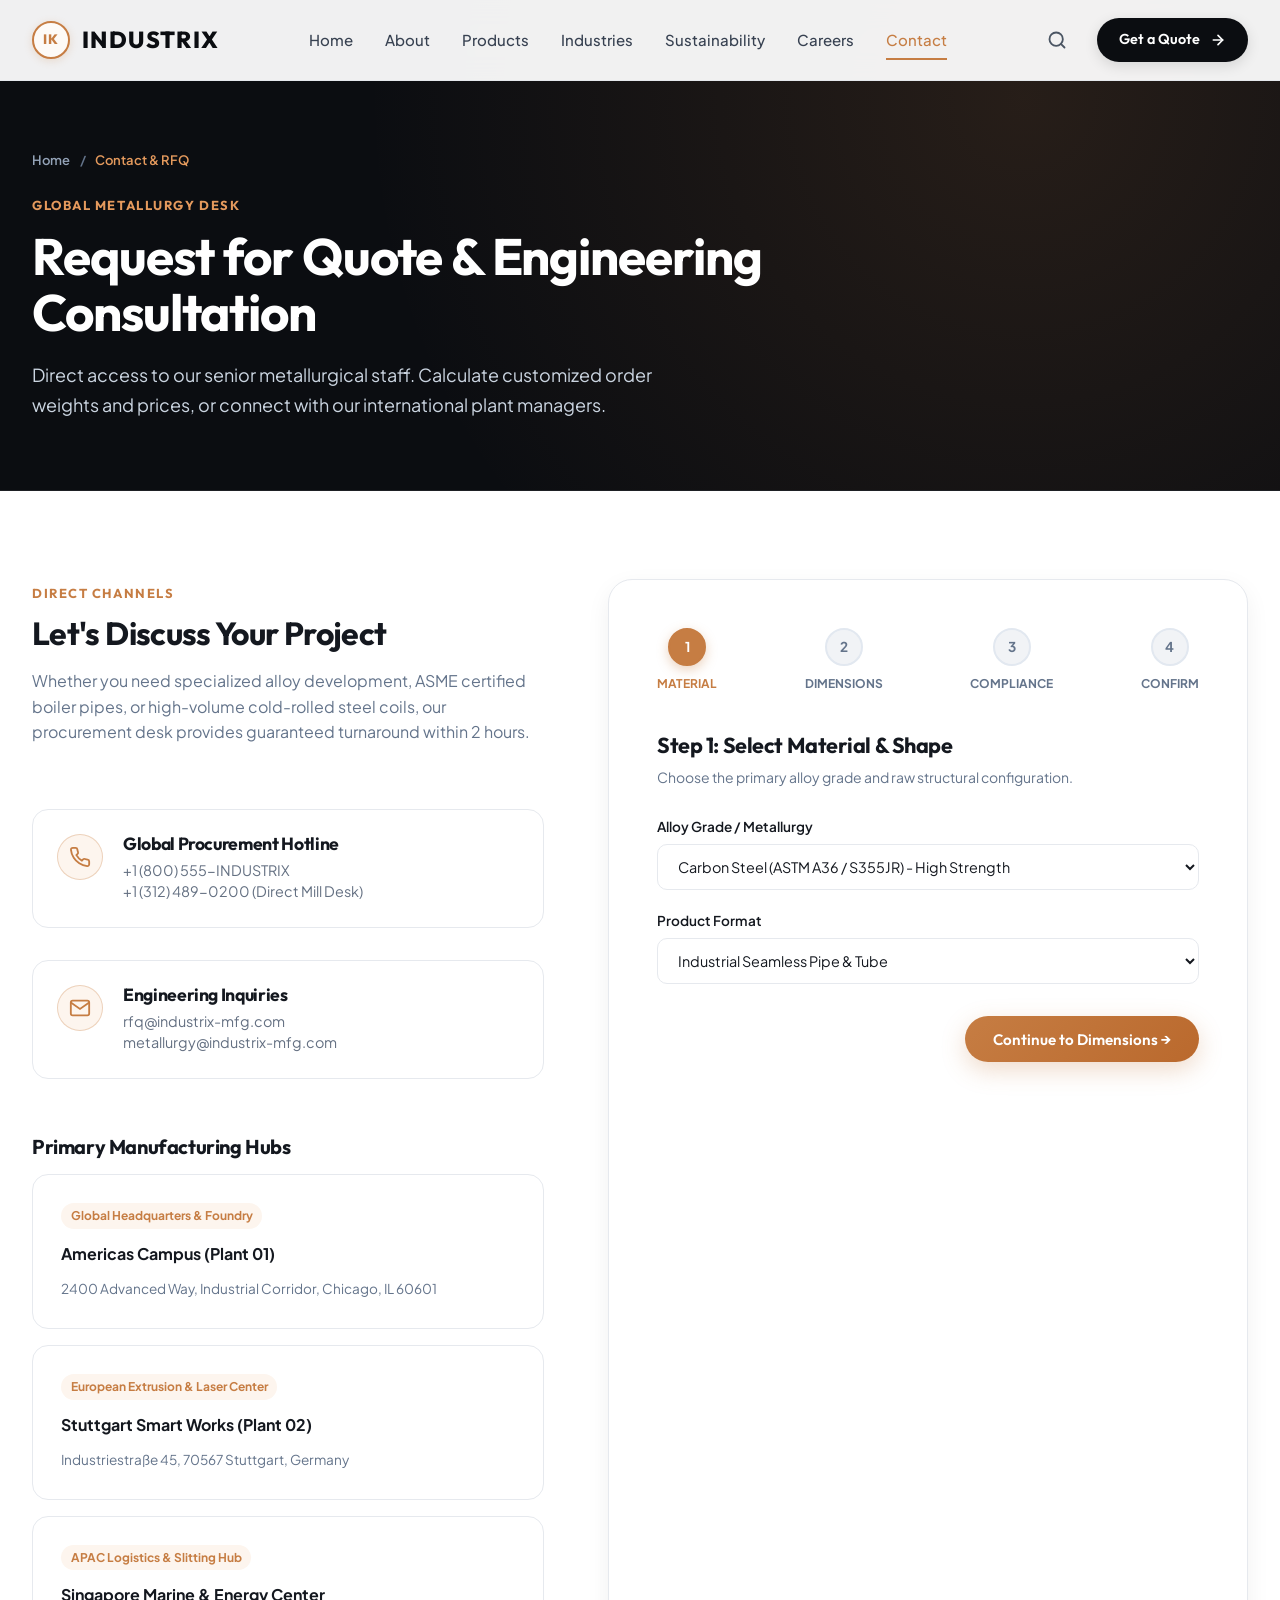
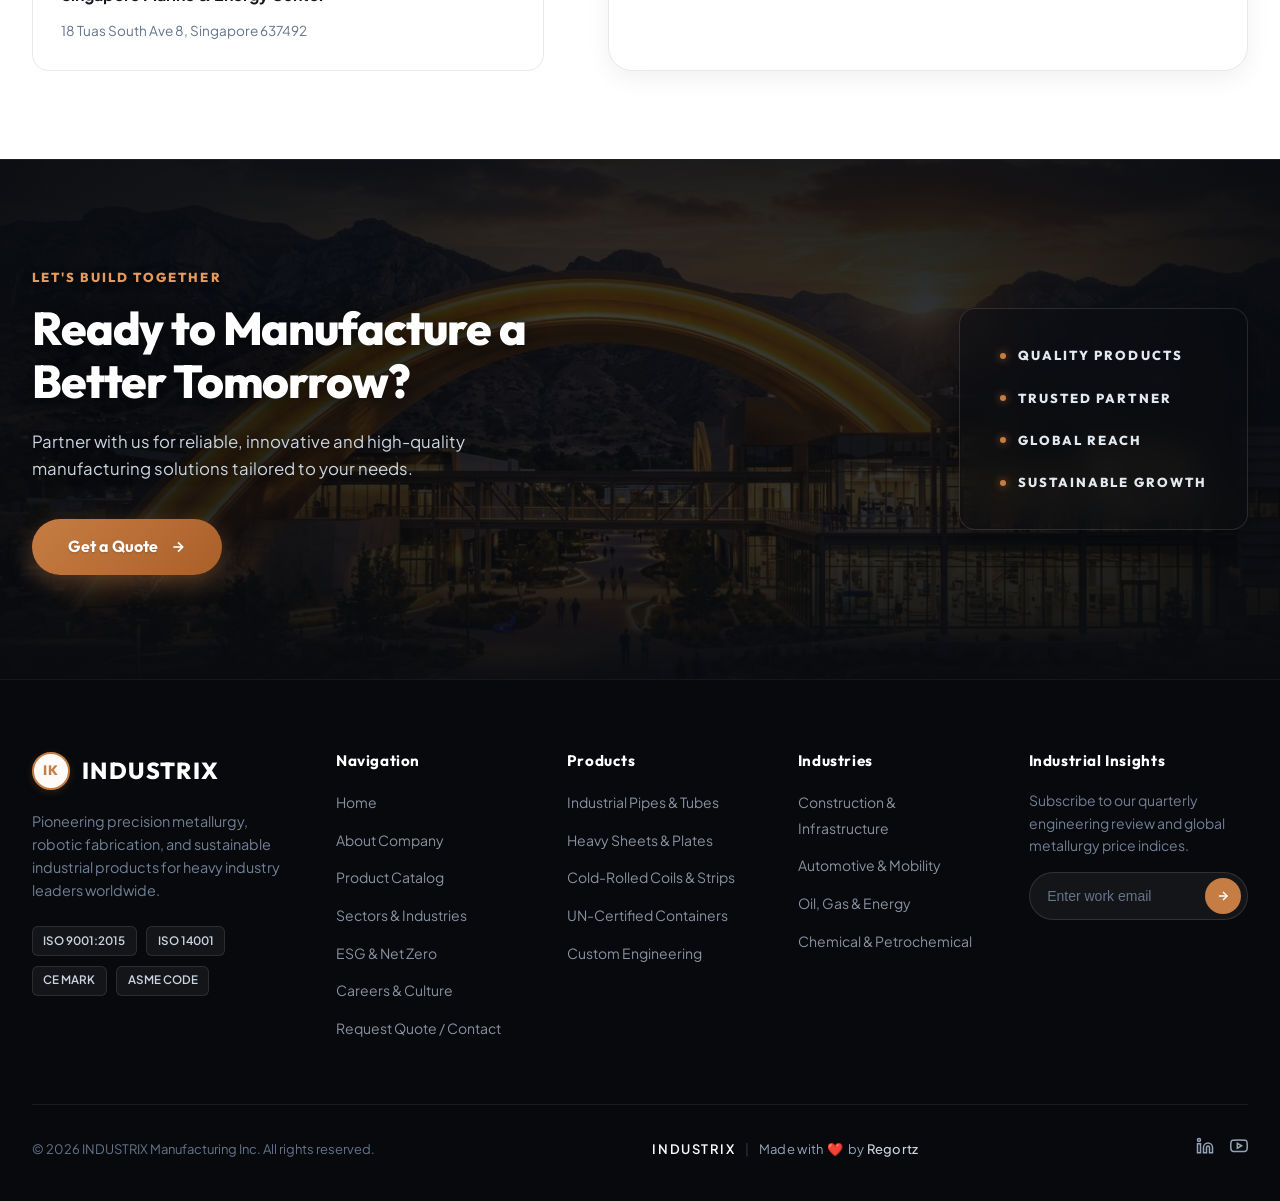
<file: contact.html>
<!DOCTYPE html>
<html lang="en">
<head>
  <meta charset="UTF-8">
  <meta name="viewport" content="width=device-width, initial-scale=1.0">
  <title>Contact &amp; Request for Quote (RFQ) | INDUSTRIX</title>
  <meta name="description" content="Request an official manufacturing quote, calculate material estimates, or connect with Industrix global foundry and sales engineering offices.">
  <link rel="stylesheet" href="css/main.css">
  <link rel="stylesheet" href="css/components.css">
  <link rel="stylesheet" href="css/pages.css">
  <link rel="icon" type="image/svg+xml" href="data:image/svg+xml,<svg xmlns='http://www.w3.org/2000/svg' viewBox='0 0 100 100'><circle cx='50' cy='50' r='45' fill='%23c67d43'/><text x='50' y='58' font-size='28' font-family='sans-serif' font-weight='bold' fill='white' text-anchor='middle'>IK</text></svg>">
  <style>
    /* RFQ Wizard Specific */
    .wizard-steps-header {
      display: flex;
      justify-content: space-between;
      margin-bottom: 2.5rem;
      position: relative;
    }
    .wizard-step-indicator {
      display: flex;
      flex-direction: column;
      align-items: center;
      gap: 0.5rem;
      z-index: 2;
    }
    .wizard-step-circle {
      width: 38px;
      height: 38px;
      border-radius: 50%;
      background: #f1f3f6;
      border: 2px solid #e2e8f0;
      color: #64748b;
      display: flex;
      align-items: center;
      justify-content: center;
      font-weight: 700;
      font-size: 0.85rem;
      transition: all var(--transition-fast);
    }
    .wizard-step-indicator.active .wizard-step-circle {
      background: var(--color-copper);
      border-color: var(--color-copper);
      color: #ffffff;
      box-shadow: 0 4px 12px rgba(198, 125, 67, 0.35);
    }
    .wizard-step-indicator.completed .wizard-step-circle {
      background: #10b981;
      border-color: #10b981;
      color: #ffffff;
    }
    .wizard-step-title {
      font-size: 0.75rem;
      font-weight: 700;
      color: #64748b;
      text-transform: uppercase;
    }
    .wizard-step-indicator.active .wizard-step-title {
      color: var(--color-copper);
    }
    .facility-card {
      background: #ffffff;
      border: 1px solid var(--color-border-light);
      border-radius: var(--radius-lg);
      padding: 1.75rem;
      display: flex;
      flex-direction: column;
      gap: 0.75rem;
      transition: all var(--transition-fast);
    }
    .facility-card:hover {
      border-color: var(--color-copper);
      box-shadow: var(--shadow-md);
      transform: translateY(-3px);
    }
    .facility-badge {
      display: inline-block;
      align-self: flex-start;
      font-size: 0.75rem;
      font-weight: 700;
      padding: 0.2rem 0.6rem;
      border-radius: var(--radius-pill);
      background: #fdf5ee;
      color: var(--color-copper);
    }
  </style>
</head>
<body>

  <!-- Site Header -->
  <header class="site-header" id="siteHeader">
    <div class="nav-container">
      <a href="index.html" class="brand-logo" aria-label="Industrix Homepage">
        <div class="brand-emblem">IK</div>
        <span class="brand-name">INDUSTRIX</span>
      </a>

      <nav class="nav-menu" id="navMenu">
        <div class="nav-item"><a href="index.html" class="nav-link">Home</a></div>
        <div class="nav-item"><a href="about.html" class="nav-link">About</a></div>
        <div class="nav-item"><a href="products.html" class="nav-link">Products</a></div>
        <div class="nav-item"><a href="industries.html" class="nav-link">Industries</a></div>
        <div class="nav-item"><a href="sustainability.html" class="nav-link">Sustainability</a></div>
        <div class="nav-item"><a href="careers.html" class="nav-link">Careers</a></div>
        <div class="nav-item"><a href="contact.html" class="nav-link active">Contact</a></div>
      <div class="nav-menu-mobile-cta"><a href="contact.html#quote" class="btn-mobile-quote" data-open-quote><span>Get a Quote</span><svg width="16" height="16" viewBox="0 0 24 24" fill="none" stroke="currentColor" stroke-width="2.5"><line x1="5" y1="12" x2="19" y2="12"></line><polyline points="12 5 19 12 12 19"></polyline></svg></a></div>
      </nav>

      <div class="nav-actions">
        <button class="search-trigger-btn" id="searchTriggerBtn" aria-label="Search site (Ctrl+K)" title="Search site (Ctrl+K)">
          <svg width="20" height="20" viewBox="0 0 24 24" fill="none" stroke="currentColor" stroke-width="2.2" stroke-linecap="round" stroke-linejoin="round">
            <circle cx="11" cy="11" r="8"></circle>
            <line x1="21" y1="21" x2="16.65" y2="16.65"></line>
          </svg>
        </button>

        <a href="#rfqSection" class="btn-quote" id="headerQuoteBtn">
          <span>Get a Quote</span>
          <svg width="16" height="16" viewBox="0 0 24 24" fill="none" stroke="currentColor" stroke-width="2.5" stroke-linecap="round" stroke-linejoin="round">
            <line x1="5" y1="12" x2="19" y2="12"></line>
            <polyline points="12 5 19 12 12 19"></polyline>
          </svg>
        </a>

        <button class="mobile-toggle" id="mobileToggle" aria-label="Toggle navigation menu">
          <span></span><span></span><span></span>
        </button>
      </div>
    </div>
  </header>

  <main>
    <!-- Page Hero Banner -->
    <section class="page-hero">
      <div class="container">
        <div class="page-hero-content reveal-fade-up">
          <nav class="breadcrumbs">
            <a href="index.html">Home</a>
            <span class="sep">/</span>
            <span class="current">Contact &amp; RFQ</span>
          </nav>
          <span class="section-kicker light">GLOBAL METALLURGY DESK</span>
          <h1 class="page-hero-title">Request for Quote &amp; Engineering Consultation</h1>
          <p class="page-hero-desc">
            Direct access to our senior metallurgical staff. Calculate customized order weights and prices, or connect with our international plant managers.
          </p>
        </div>
      </div>
    </section>

    <!-- Main Contact & RFQ Wizard Section -->
    <section class="page-section" id="rfqSection">
      <div class="container">
        <div class="contact-grid">

          <!-- Left Column: Contact Details & Facilities -->
          <div class="contact-info-panel reveal-fade-up">
            <div>
              <span class="section-kicker">DIRECT CHANNELS</span>
              <h2 style="font-size: 2rem; margin-bottom: 1rem;">Let's Discuss Your Project</h2>
              <p style="color: #64748b; line-height: 1.6; margin-bottom: 2rem;">
                Whether you need specialized alloy development, ASME certified boiler pipes, or high-volume cold-rolled steel coils, our procurement desk provides guaranteed turnaround within 2 hours.
              </p>
            </div>

            <div class="contact-info-card">
              <div class="contact-icon-box">
                <svg width="22" height="22" viewBox="0 0 24 24" fill="none" stroke="currentColor" stroke-width="2"><path d="M22 16.92v3a2 2 0 0 1-2.18 2 19.79 19.79 0 0 1-8.63-3.07 19.5 19.5 0 0 1-6-6 19.79 19.79 0 0 1-3.07-8.67A2 2 0 0 1 4.11 2h3a2 2 0 0 1 2 1.72 12.84 12.84 0 0 0 .7 2.81 2 2 0 0 1-.45 2.11L8.09 9.91a16 16 0 0 0 6 6l1.27-1.27a2 2 0 0 1 2.11-.45 12.84 12.84 0 0 0 2.81.7A2 2 0 0 1 22 16.92z"></path></svg>
              </div>
              <div class="contact-info-text">
                <h4>Global Procurement Hotline</h4>
                <p>+1 (800) 555-INDUSTRIX<br>+1 (312) 489-0200 (Direct Mill Desk)</p>
              </div>
            </div>

            <div class="contact-info-card">
              <div class="contact-icon-box">
                <svg width="22" height="22" viewBox="0 0 24 24" fill="none" stroke="currentColor" stroke-width="2"><path d="M4 4h16c1.1 0 2 .9 2 2v12c0 1.1-.9 2-2 2H4c-1.1 0-2-.9-2-2V6c0-1.1.9-2 2-2z"></path><polyline points="22,6 12,13 2,6"></polyline></svg>
              </div>
              <div class="contact-info-text">
                <h4>Engineering Inquiries</h4>
                <p>rfq@industrix-mfg.com<br>metallurgy@industrix-mfg.com</p>
              </div>
            </div>

            <!-- Global Plant Directory -->
            <div style="margin-top: 1.5rem;">
              <h3 style="font-size: 1.25rem; margin-bottom: 1rem;">Primary Manufacturing Hubs</h3>
              <div style="display: flex; flex-direction: column; gap: 1rem;">
                <div class="facility-card">
                  <span class="facility-badge">Global Headquarters &amp; Foundry</span>
                  <strong>Americas Campus (Plant 01)</strong>
                  <p style="font-size: 0.85rem; color: #64748b; margin: 0;">2400 Advanced Way, Industrial Corridor, Chicago, IL 60601</p>
                </div>

                <div class="facility-card">
                  <span class="facility-badge">European Extrusion &amp; Laser Center</span>
                  <strong>Stuttgart Smart Works (Plant 02)</strong>
                  <p style="font-size: 0.85rem; color: #64748b; margin: 0;">Industriestraße 45, 70567 Stuttgart, Germany</p>
                </div>

                <div class="facility-card">
                  <span class="facility-badge">APAC Logistics &amp; Slitting Hub</span>
                  <strong>Singapore Marine &amp; Energy Center</strong>
                  <p style="font-size: 0.85rem; color: #64748b; margin: 0;">18 Tuas South Ave 8, Singapore 637492</p>
                </div>
              </div>
            </div>
          </div>

          <!-- Right Column: Interactive Multi-Step RFQ Wizard -->
          <div class="contact-form-wrapper reveal-fade-up">
            <div class="wizard-steps-header">
              <div class="wizard-step-indicator active" id="stepInd1">
                <div class="wizard-step-circle">1</div>
                <span class="wizard-step-title">Material</span>
              </div>
              <div class="wizard-step-indicator" id="stepInd2">
                <div class="wizard-step-circle">2</div>
                <span class="wizard-step-title">Dimensions</span>
              </div>
              <div class="wizard-step-indicator" id="stepInd3">
                <div class="wizard-step-circle">3</div>
                <span class="wizard-step-title">Compliance</span>
              </div>
              <div class="wizard-step-indicator" id="stepInd4">
                <div class="wizard-step-circle">4</div>
                <span class="wizard-step-title">Confirm</span>
              </div>
            </div>

            <form id="rfqWizardForm">
              <!-- Step 1: Material Selection -->
              <div class="rfq-step" id="rfqStep1" style="display: block;">
                <h3 style="font-size: 1.35rem; margin-bottom: 0.5rem;">Step 1: Select Material &amp; Shape</h3>
                <p style="font-size: 0.875rem; color: #64748b; margin-bottom: 1.75rem;">Choose the primary alloy grade and raw structural configuration.</p>

                <div class="quote-form-group">
                  <label for="rfqMaterial">Alloy Grade / Metallurgy</label>
                  <select class="quote-form-control" id="rfqMaterial" required>
                    <option value="carbon-steel">Carbon Steel (ASTM A36 / S355JR) - High Strength</option>
                    <option value="stainless-304">Austenitic Stainless Steel 304 (General Industrial)</option>
                    <option value="stainless-316">Marine Grade Stainless 316L (Acid &amp; Saline Proof)</option>
                    <option value="aluminum-6061">Aluminum Alloy 6061-T6 (Lightweight High-Strength)</option>
                    <option value="titanium-gr5">Titanium Grade 5 (Aerospace Ti-6Al-4V)</option>
                  </select>
                </div>

                <div class="quote-form-group">
                  <label for="rfqProductShape">Product Format</label>
                  <select class="quote-form-control" id="rfqProductShape" required>
                    <option value="pipes">Industrial Seamless Pipe &amp; Tube</option>
                    <option value="sheets">Heavy Rolled Plate / Flat Sheet</option>
                    <option value="coils">Continuous Cold-Rolled Slit Coil</option>
                    <option value="containers">Tight-Head 216L Steel Drum</option>
                  </select>
                </div>

                <div style="display: flex; justify-content: flex-end; margin-top: 2rem;">
                  <button type="button" class="btn btn-primary-copper" data-next-step>Continue to Dimensions &rarr;</button>
                </div>
              </div>

              <!-- Step 2: Dimensions & Live Estimate -->
              <div class="rfq-step" id="rfqStep2" style="display: none;">
                <h3 style="font-size: 1.35rem; margin-bottom: 0.5rem;">Step 2: Dimensions &amp; Quantity</h3>
                <p style="font-size: 0.875rem; color: #64748b; margin-bottom: 1.75rem;">Enter desired thickness, cut lengths, and batch size for live weight modeling.</p>

                <div class="quote-form-row">
                  <div class="quote-form-group">
                    <label for="rfqThickness">Thickness / Wall Gauge (mm)</label>
                    <input type="number" class="quote-form-control" id="rfqThickness" value="12" min="1" max="250" required>
                  </div>
                  <div class="quote-form-group">
                    <label for="rfqLength">Length / Width (Meters)</label>
                    <input type="number" class="quote-form-control" id="rfqLength" value="6" min="1" max="18" required>
                  </div>
                </div>

                <div class="quote-form-group">
                  <label for="rfqQuantity">Total Order Quantity (Pieces / Tons)</label>
                  <input type="number" class="quote-form-control" id="rfqQuantity" value="50" min="1" max="50000" required>
                </div>

                <!-- Live Computational Box -->
                <div class="quote-estimate-card" style="margin-top: 1.5rem;">
                  <div>
                    <span style="font-size: 0.75rem; color: #64748b; font-weight: 700; text-transform: uppercase;">CALCULATED NET WEIGHT</span>
                    <span class="quote-estimate-val" id="rfqEstWeight" style="font-size: 1.25rem; color: #11141a;">28,260 kg</span>
                  </div>
                  <div style="text-align: right;">
                    <span style="font-size: 0.75rem; color: #64748b; font-weight: 700; text-transform: uppercase;">ESTIMATED PRODUCTION COST</span>
                    <span class="quote-estimate-val" id="rfqEstPrice">$41,227 USD</span>
                  </div>
                </div>

                <div style="display: flex; justify-content: space-between; margin-top: 2rem;">
                  <button type="button" class="btn btn-secondary-outline" data-prev-step>&larr; Back</button>
                  <button type="button" class="btn btn-primary-copper" data-next-step>Continue to Testing &rarr;</button>
                </div>
              </div>

              <!-- Step 3: Compliance & Certifications -->
              <div class="rfq-step" id="rfqStep3" style="display: none;">
                <h3 style="font-size: 1.35rem; margin-bottom: 0.5rem;">Step 3: Quality Standards &amp; Testing</h3>
                <p style="font-size: 0.875rem; color: #64748b; margin-bottom: 1.75rem;">Check required metallurgical inspection certificates and delivery terms.</p>

                <div style="display: flex; flex-direction: column; gap: 0.85rem; margin-bottom: 1.5rem;">
                  <label style="display: flex; align-items: center; gap: 0.75rem; cursor: pointer;">
                    <input type="checkbox" checked style="width: 18px; height: 18px; accent-color: var(--color-copper);">
                    <span style="font-size: 0.9rem; font-weight: 600;">EN 10204 3.1 Mill Test Certificate (MTC) with full chemical trace</span>
                  </label>
                  <label style="display: flex; align-items: center; gap: 0.75rem; cursor: pointer;">
                    <input type="checkbox" checked style="width: 18px; height: 18px; accent-color: var(--color-copper);">
                    <span style="font-size: 0.9rem; font-weight: 600;">100% Non-Destructive Ultrasonic / Eddy Current Defect Inspection</span>
                  </label>
                  <label style="display: flex; align-items: center; gap: 0.75rem; cursor: pointer;">
                    <input type="checkbox" style="width: 18px; height: 18px; accent-color: var(--color-copper);">
                    <span style="font-size: 0.9rem; font-weight: 600;">Third-Party Inspection Witness (Lloyd's Register, DNV, SGS)</span>
                  </label>
                  <label style="display: flex; align-items: center; gap: 0.75rem; cursor: pointer;">
                    <input type="checkbox" style="width: 18px; height: 18px; accent-color: var(--color-copper);">
                    <span style="font-size: 0.9rem; font-weight: 600;">ISO 14001 Low-Carbon EPD Verification (LEED credits)</span>
                  </label>
                </div>

                <div class="quote-form-group">
                  <label for="rfqIncoterm">Preferred Incoterm &amp; Destination Port</label>
                  <select class="quote-form-control" id="rfqIncoterm">
                    <option value="fob">FOB (Free On Board - Nearest Port)</option>
                    <option value="cif">CIF (Cost, Insurance &amp; Freight - Delivered to Port)</option>
                    <option value="dap">DAP (Delivered at Place - Direct to Jobsite)</option>
                    <option value="exw">EXW (Ex Works - Factory Gate Pickup)</option>
                  </select>
                </div>

                <div style="display: flex; justify-content: space-between; margin-top: 2rem;">
                  <button type="button" class="btn btn-secondary-outline" data-prev-step>&larr; Back</button>
                  <button type="button" class="btn btn-primary-copper" data-next-step>Continue to Final Review &rarr;</button>
                </div>
              </div>

              <!-- Step 4: Contact & Submission -->
              <div class="rfq-step" id="rfqStep4" style="display: none;">
                <h3 style="font-size: 1.35rem; margin-bottom: 0.5rem;">Step 4: Confirm &amp; Generate Dossier</h3>
                <p style="font-size: 0.875rem; color: #64748b; margin-bottom: 1.5rem;">Provide your procurement credentials to lock in volume quote terms.</p>

                <div style="background: #fdfaf7; border: 1px solid rgba(198, 125, 67, 0.25); border-radius: var(--radius-md); padding: 1.25rem; margin-bottom: 1.5rem;">
                  <h4 style="font-size: 0.9rem; color: var(--color-copper); margin-bottom: 0.5rem;">ORDER SUMMARY DOSSIER</h4>
                  <div style="font-size: 0.85rem; display: flex; flex-direction: column; gap: 0.35rem;">
                    <div><strong>Material:</strong> <span id="summaryMaterial">Carbon Steel ASTM A36</span></div>
                    <div><strong>Volume:</strong> <span id="summaryQty">50 Units</span></div>
                    <div><strong>Estimated Total:</strong> <span id="summaryTotalEstimate" style="font-weight: 700; color: #11141a;">$41,227 USD</span></div>
                  </div>
                </div>

                <div class="quote-form-row">
                  <div class="quote-form-group">
                    <label for="rfqContactName">Full Name</label>
                    <input type="text" class="quote-form-control" id="rfqContactName" required placeholder="Elena Rostova">
                  </div>
                  <div class="quote-form-group">
                    <label for="rfqCompany">Enterprise Company Name</label>
                    <input type="text" class="quote-form-control" id="rfqCompany" required placeholder="Apex Infrastructure Group">
                  </div>
                </div>

                <div class="quote-form-row">
                  <div class="quote-form-group">
                    <label for="rfqEmail">Corporate Email</label>
                    <input type="email" class="quote-form-control" id="rfqEmail" required placeholder="e.rostova@apexgp.com">
                  </div>
                  <div class="quote-form-group">
                    <label for="rfqPhone">Direct Telephone</label>
                    <input type="tel" class="quote-form-control" id="rfqPhone" required placeholder="+1 (312) 555-0199">
                  </div>
                </div>

                <div class="quote-form-group">
                  <label for="rfqNotes">Additional Project Specs / Drawing Upload Link</label>
                  <textarea class="quote-form-control" id="rfqNotes" rows="3" placeholder="Provide CAD specs, required delivery schedule, or critical tolerance notes..."></textarea>
                </div>

                <div style="display: flex; justify-content: space-between; margin-top: 2rem;">
                  <button type="button" class="btn btn-secondary-outline" data-prev-step>&larr; Back</button>
                  <button type="submit" class="btn btn-primary-copper">
                    <span>Submit Official RFQ</span>
                    <svg width="16" height="16" viewBox="0 0 24 24" fill="none" stroke="currentColor" stroke-width="2.5"><line x1="5" y1="12" x2="19" y2="12"></line><polyline points="12 5 19 12 12 19"></polyline></svg>
                  </button>
                </div>
              </div>
            </form>
          </div>
        </div>
      </div>
    </section>

    <!-- Global CTA Banner -->
    <section class="section-footer-cta">
      <div class="footer-cta-container">
        <div class="footer-cta-bg-side">
          <img src="assets/images/footer_cta_bg.jpg" alt="Industrix Headquarters" loading="lazy">
          <div class="footer-cta-bg-overlay"></div>
        </div>
        <div class="footer-cta-content-side">
          <div class="footer-cta-main">
            <span class="footer-cta-kicker">LET'S BUILD TOGETHER</span>
            <h2 class="footer-cta-title">Ready to Manufacture a Better Tomorrow?</h2>
            <p class="footer-cta-desc">Partner with us for reliable, innovative and high-quality manufacturing solutions tailored to your needs.</p>
            <a href="#rfqSection" class="btn-cta-quote">
              <span>Get a Quote</span>
              <svg width="16" height="16" viewBox="0 0 24 24" fill="none" stroke="currentColor" stroke-width="2.5"><line x1="5" y1="12" x2="19" y2="12"></line><polyline points="12 5 19 12 12 19"></polyline></svg>
            </a>
          </div>
          <div class="footer-cta-pillars">
            <span>QUALITY PRODUCTS</span>
            <span>TRUSTED PARTNER</span>
            <span>GLOBAL REACH</span>
            <span>SUSTAINABLE GROWTH</span>
          </div>
        </div>
      </div>
    </section>
  </main>

  <!-- Site Footer -->
  <footer class="site-footer">
    <div class="container">
      <div class="footer-top-grid">
        <div class="footer-brand-col">
          <a href="index.html" class="brand-logo" aria-label="Industrix">
            <div class="brand-emblem">IK</div>
            <span class="brand-name">INDUSTRIX</span>
          </a>
          <p>Pioneering precision metallurgy, robotic fabrication, and sustainable industrial products for heavy industry leaders worldwide.</p>
          <div class="footer-certifications">
            <span class="cert-badge">ISO 9001:2015</span>
            <span class="cert-badge">ISO 14001</span>
            <span class="cert-badge">CE MARK</span>
            <span class="cert-badge">ASME CODE</span>
          </div>
        </div>
        <div class="footer-col">
          <h4 class="footer-col-title">Navigation</h4>
          <ul class="footer-links-list">
            <li><a href="index.html">Home</a></li>
            <li><a href="about.html">About Company</a></li>
            <li><a href="products.html">Product Catalog</a></li>
            <li><a href="industries.html">Sectors &amp; Industries</a></li>
            <li><a href="sustainability.html">ESG &amp; Net Zero</a></li>
            <li><a href="careers.html">Careers &amp; Culture</a></li>
            <li><a href="contact.html">Request Quote / Contact</a></li>
          </ul>
        </div>
        <div class="footer-col">
          <h4 class="footer-col-title">Products</h4>
          <ul class="footer-links-list">
            <li><a href="products.html#pipes">Industrial Pipes &amp; Tubes</a></li>
            <li><a href="products.html#sheets">Heavy Sheets &amp; Plates</a></li>
            <li><a href="products.html#coils">Cold-Rolled Coils &amp; Strips</a></li>
            <li><a href="products.html#containers">UN-Certified Containers</a></li>
            <li><a href="products.html">Custom Engineering</a></li>
          </ul>
        </div>
        <div class="footer-col">
          <h4 class="footer-col-title">Industries</h4>
          <ul class="footer-links-list">
            <li><a href="industries.html#construction">Construction &amp; Infrastructure</a></li>
            <li><a href="industries.html#automotive">Automotive &amp; Mobility</a></li>
            <li><a href="industries.html#oilgas">Oil, Gas &amp; Energy</a></li>
            <li><a href="industries.html#chemical">Chemical &amp; Petrochemical</a></li>
          </ul>
        </div>
        <div class="footer-col footer-newsletter">
          <h4 class="footer-col-title">Industrial Insights</h4>
          <p>Subscribe to our quarterly engineering review and global metallurgy price indices.</p>
          <form class="newsletter-form" onsubmit="event.preventDefault();">
            <input type="email" placeholder="Enter work email" required aria-label="Work Email Address">
            <button type="submit" aria-label="Subscribe">
              <svg width="14" height="14" viewBox="0 0 24 24" fill="none" stroke="currentColor" stroke-width="2.5"><line x1="5" y1="12" x2="19" y2="12"></line><polyline points="12 5 19 12 12 19"></polyline></svg>
            </button>
          </form>
        </div>
      </div>
      <div class="footer-bottom-bar">
        <p>&copy; 2026 INDUSTRIX Manufacturing Inc. All rights reserved.</p>
        <div class="footer-credit">
          <span class="footer-credit-brand">INDUSTRIX</span>
          <span class="footer-credit-sep">|</span>
          <span>Made with <span class="footer-heart">&#10084;&#65039;</span> by <a href="https://regortz.com" target="_blank" rel="noopener noreferrer">Regortz</a></span>
        </div>
        <div class="footer-social-links">
          <a href="#" aria-label="LinkedIn"><svg width="18" height="18" viewBox="0 0 24 24" fill="none" stroke="currentColor" stroke-width="2"><path d="M16 8a6 6 0 0 1 6 6v7h-4v-7a2 2 0 0 0-2-2 2 2 0 0 0-2 2v7h-4v-7a6 6 0 0 1 6-6z"></path><rect x="2" y="9" width="4" height="12"></rect><circle cx="4" cy="4" r="2"></circle></svg></a>
          <a href="#" aria-label="YouTube"><svg width="18" height="18" viewBox="0 0 24 24" fill="none" stroke="currentColor" stroke-width="2"><path d="M22.54 6.42a2.78 2.78 0 0 0-1.94-2C18.88 4 12 4 12 4s-6.88 0-8.6.46a2.78 2.78 0 0 0-1.94 2A29 29 0 0 0 1 11.75a29 29 0 0 0 .46 5.33A2.78 2.78 0 0 0 3.4 19c1.72.46 8.6.46 8.6.46s6.88 0 8.6-.46a2.78 2.78 0 0 0 1.94-2 29 29 0 0 0 .46-5.25 29 29 0 0 0-.46-5.33z"></path><polygon points="9.75 15.02 15.5 11.75 9.75 8.48 9.75 15.02"></polygon></svg></a>
        </div>
      </div>
    </div>
  </footer>

  <!-- Search Modal -->
  <div class="modal-overlay" id="searchModal" role="dialog" aria-modal="true">
    <div class="search-modal-container">
      <button class="modal-close-btn">&times;</button>
      <div class="search-input-wrapper">
        <svg width="20" height="20" viewBox="0 0 24 24" fill="none" stroke="currentColor" stroke-width="2.2"><circle cx="11" cy="11" r="8"></circle><line x1="21" y1="21" x2="16.65" y2="16.65"></line></svg>
        <input type="text" id="searchInput" placeholder="Search products, materials, specs, sectors...">
      </div>
      <div class="search-results-list" id="searchResults"></div>
    </div>
  </div>

  <button class="back-to-top" aria-label="Scroll back to top">
    <svg width="20" height="20" viewBox="0 0 24 24" fill="none" stroke="currentColor" stroke-width="2.5"><line x1="12" y1="19" x2="12" y2="5"></line><polyline points="5 12 12 5 19 12"></polyline></svg>
  </button>

  <script src="js/main.js"></script>
  <script src="js/quote.js"></script>
</body>
</html>
</file>
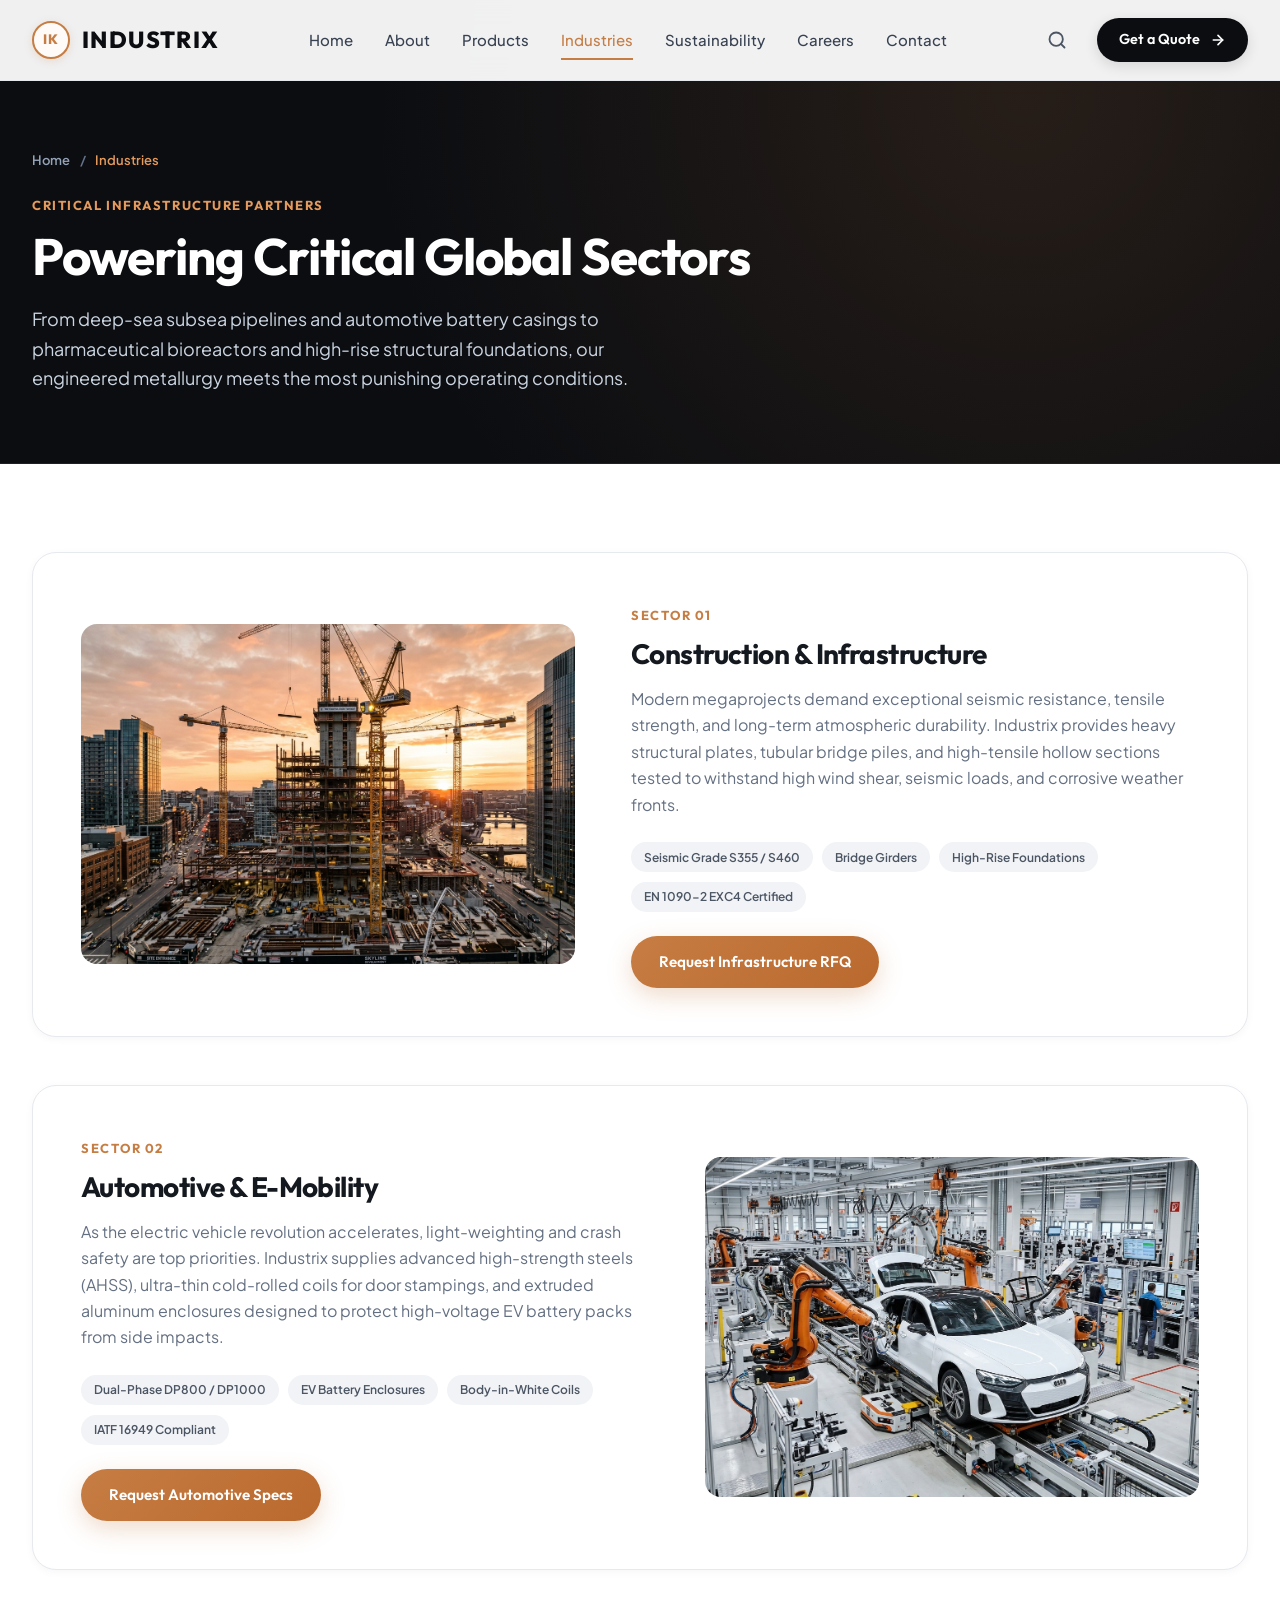
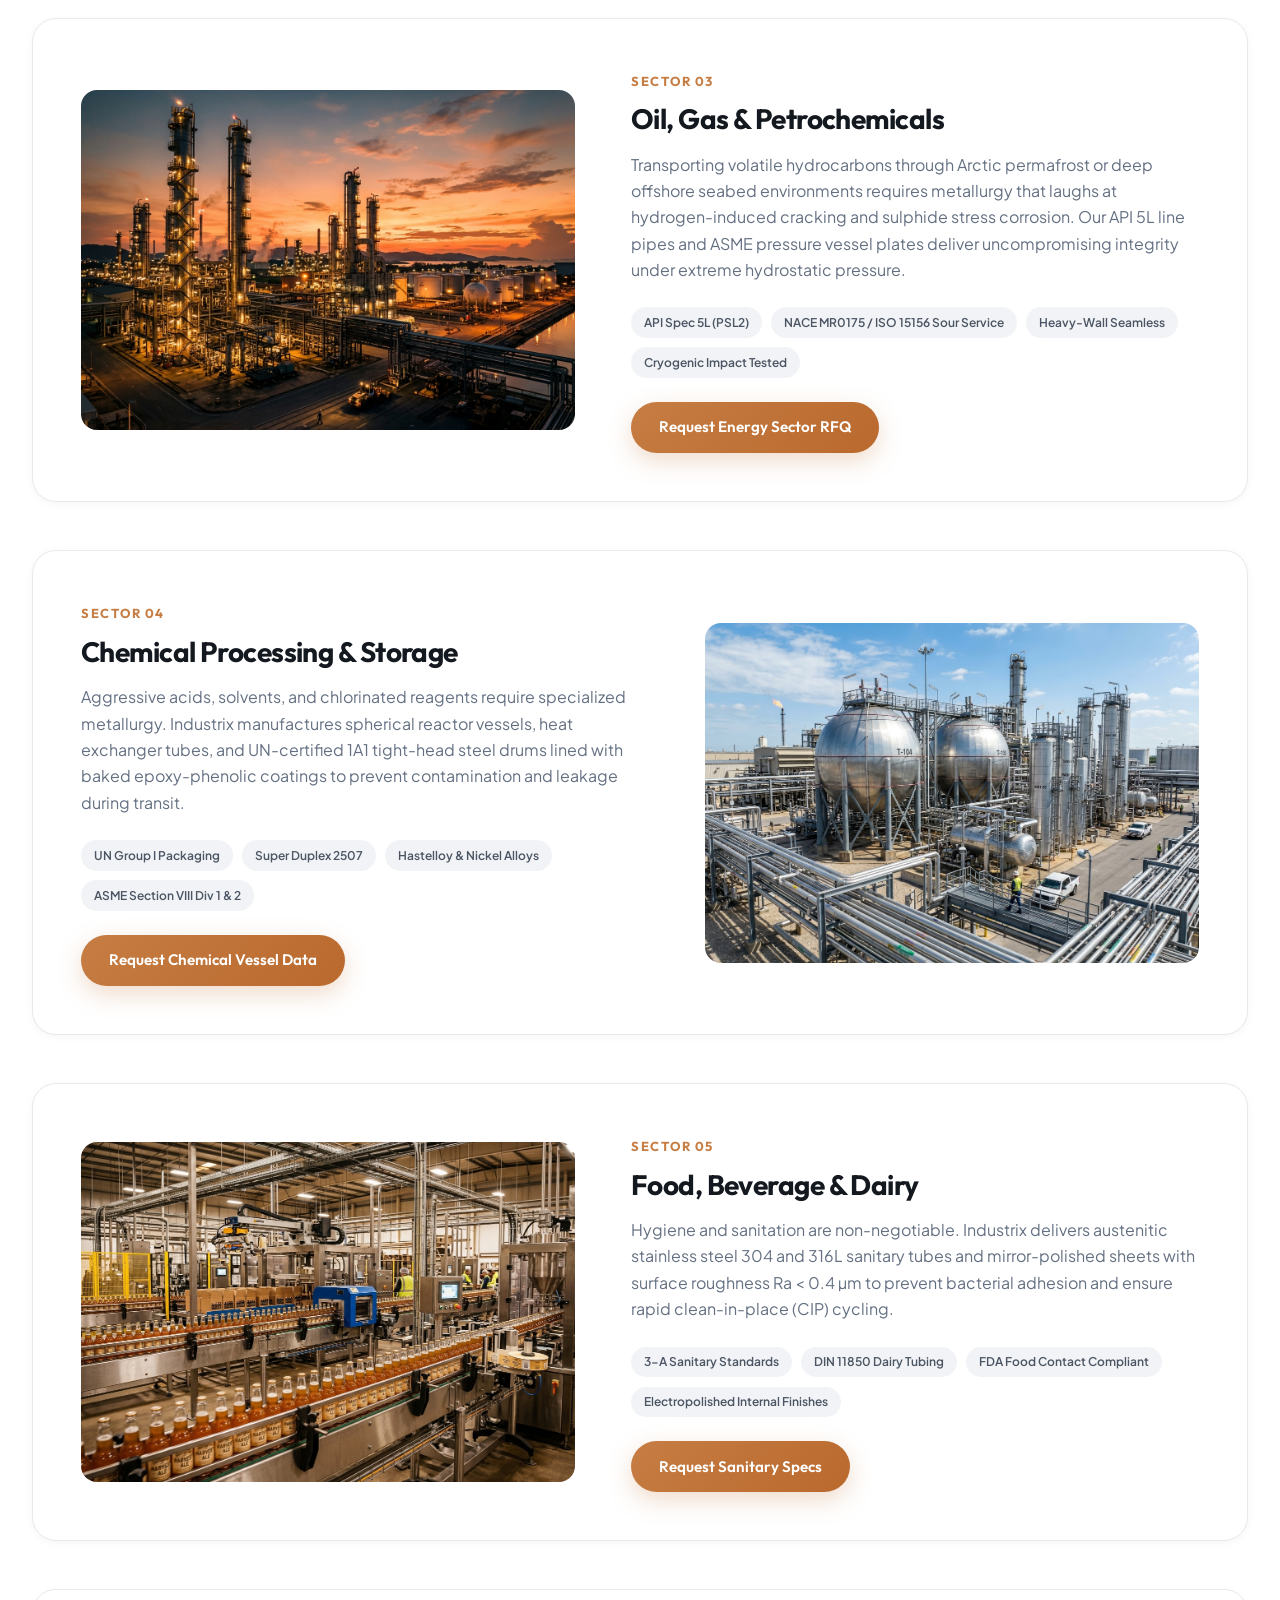
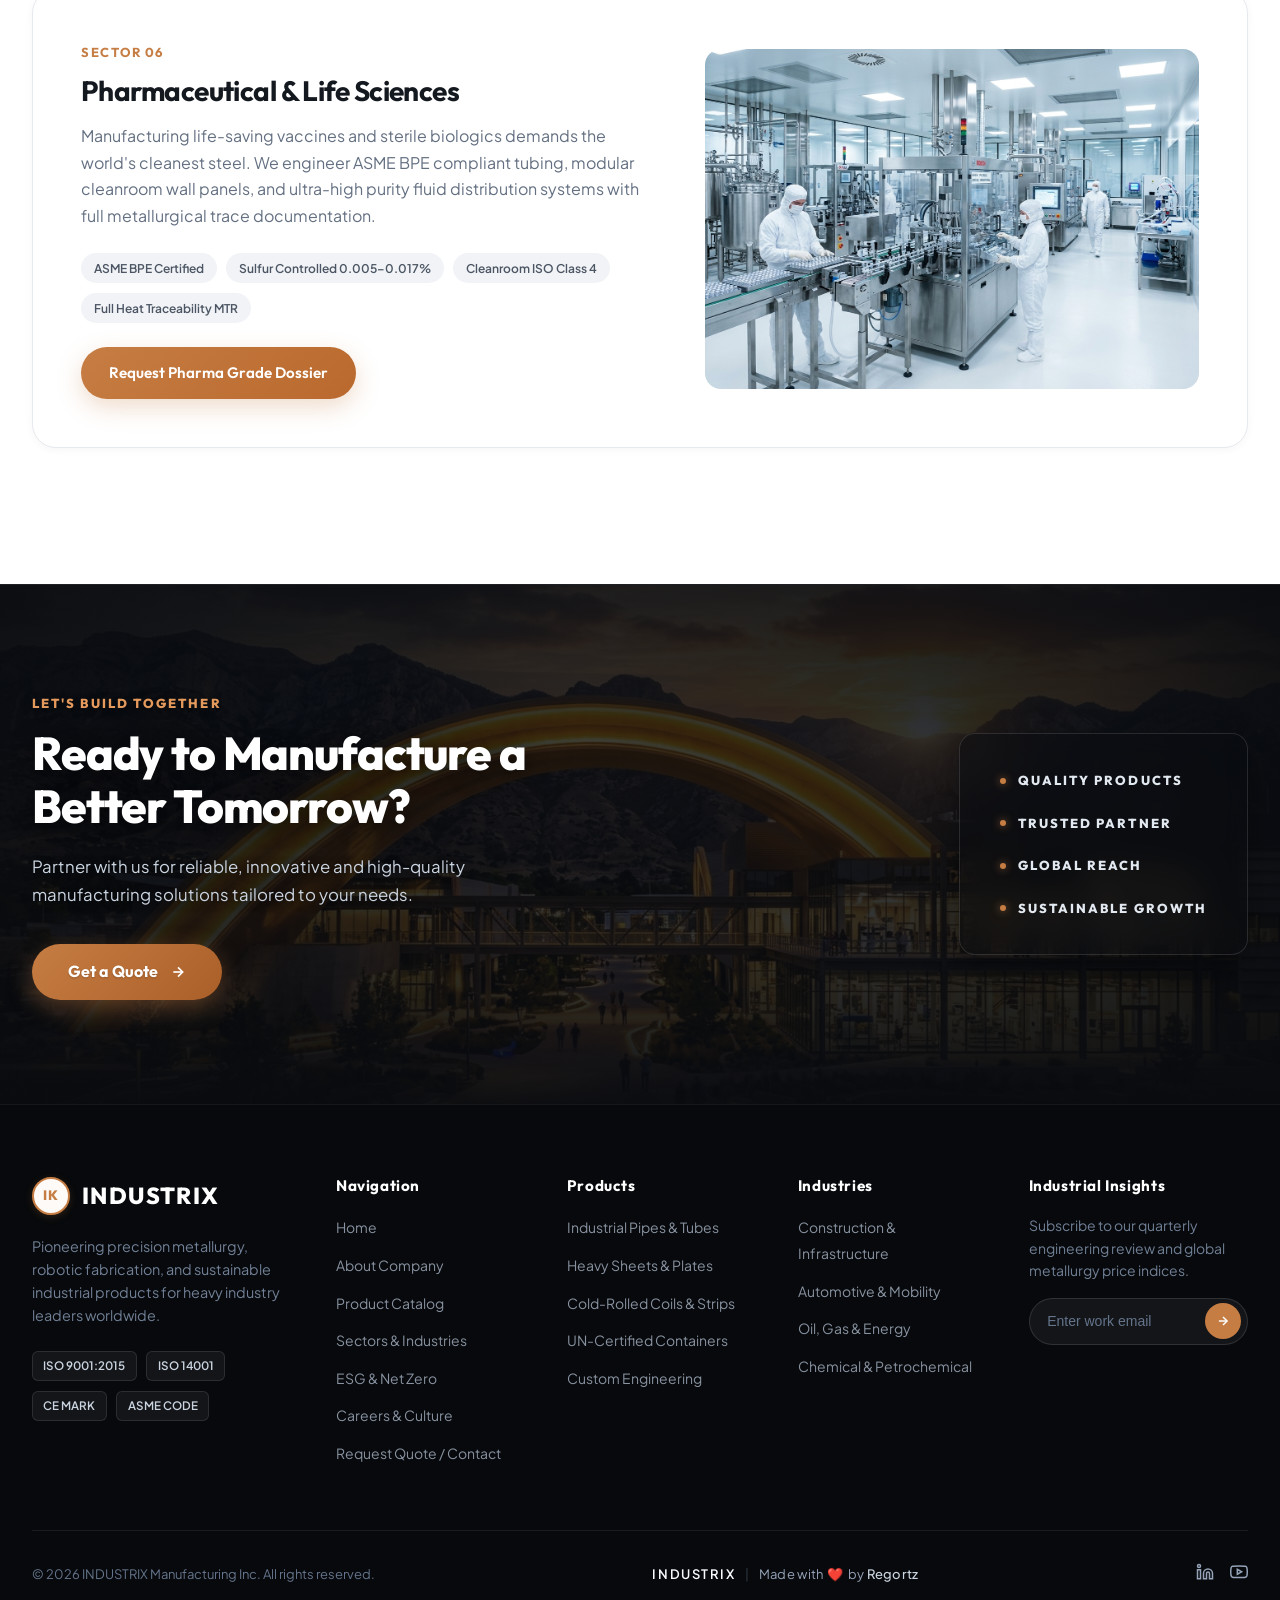
<file: industries.html>
<!DOCTYPE html>
<html lang="en">
<head>
  <meta charset="UTF-8">
  <meta name="viewport" content="width=device-width, initial-scale=1.0">
  <title>Industries We Serve | INDUSTRIX Precision Manufacturing</title>
  <meta name="description" content="Discover how Industrix powers critical global infrastructure across Construction, Automotive, Oil & Gas, Chemical, Food & Beverage, and Pharmaceuticals.">
  <link rel="stylesheet" href="css/main.css">
  <link rel="stylesheet" href="css/components.css">
  <link rel="stylesheet" href="css/pages.css">
  <link rel="icon" type="image/svg+xml" href="data:image/svg+xml,<svg xmlns='http://www.w3.org/2000/svg' viewBox='0 0 100 100'><circle cx='50' cy='50' r='45' fill='%23c67d43'/><text x='50' y='58' font-size='28' font-family='sans-serif' font-weight='bold' fill='white' text-anchor='middle'>IK</text></svg>">
</head>
<body>

  <!-- Site Header -->
  <header class="site-header" id="siteHeader">
    <div class="nav-container">
      <a href="index.html" class="brand-logo" aria-label="Industrix Homepage">
        <div class="brand-emblem">IK</div>
        <span class="brand-name">INDUSTRIX</span>
      </a>

      <nav class="nav-menu" id="navMenu">
        <div class="nav-item"><a href="index.html" class="nav-link">Home</a></div>
        <div class="nav-item"><a href="about.html" class="nav-link">About</a></div>
        <div class="nav-item"><a href="products.html" class="nav-link">Products</a></div>
        <div class="nav-item"><a href="industries.html" class="nav-link active">Industries</a></div>
        <div class="nav-item"><a href="sustainability.html" class="nav-link">Sustainability</a></div>
        <div class="nav-item"><a href="careers.html" class="nav-link">Careers</a></div>
        <div class="nav-item"><a href="contact.html" class="nav-link">Contact</a></div>
      <div class="nav-menu-mobile-cta"><a href="contact.html#quote" class="btn-mobile-quote" data-open-quote><span>Get a Quote</span><svg width="16" height="16" viewBox="0 0 24 24" fill="none" stroke="currentColor" stroke-width="2.5"><line x1="5" y1="12" x2="19" y2="12"></line><polyline points="12 5 19 12 12 19"></polyline></svg></a></div>
      </nav>

      <div class="nav-actions">
        <button class="search-trigger-btn" id="searchTriggerBtn" aria-label="Search site (Ctrl+K)" title="Search site (Ctrl+K)">
          <svg width="20" height="20" viewBox="0 0 24 24" fill="none" stroke="currentColor" stroke-width="2.2" stroke-linecap="round" stroke-linejoin="round">
            <circle cx="11" cy="11" r="8"></circle>
            <line x1="21" y1="21" x2="16.65" y2="16.65"></line>
          </svg>
        </button>

        <a href="#quote" class="btn-quote" data-open-quote id="headerQuoteBtn">
          <span>Get a Quote</span>
          <svg width="16" height="16" viewBox="0 0 24 24" fill="none" stroke="currentColor" stroke-width="2.5" stroke-linecap="round" stroke-linejoin="round">
            <line x1="5" y1="12" x2="19" y2="12"></line>
            <polyline points="12 5 19 12 12 19"></polyline>
          </svg>
        </a>

        <button class="mobile-toggle" id="mobileToggle" aria-label="Toggle navigation menu">
          <span></span><span></span><span></span>
        </button>
      </div>
    </div>
  </header>

  <main>
    <!-- Page Hero Banner -->
    <section class="page-hero">
      <div class="container">
        <div class="page-hero-content reveal-fade-up">
          <nav class="breadcrumbs">
            <a href="index.html">Home</a>
            <span class="sep">/</span>
            <span class="current">Industries</span>
          </nav>
          <span class="section-kicker light">CRITICAL INFRASTRUCTURE PARTNERS</span>
          <h1 class="page-hero-title">Powering Critical Global Sectors</h1>
          <p class="page-hero-desc">
            From deep-sea subsea pipelines and automotive battery casings to pharmaceutical bioreactors and high-rise structural foundations, our engineered metallurgy meets the most punishing operating conditions.
          </p>
        </div>
      </div>
    </section>

    <!-- Sectors Detailed Showcase -->
    <section class="page-section">
      <div class="container">

        <!-- Sector 1: Construction & Infrastructure -->
        <article class="industry-detail-card reveal-fade-up" id="construction">
          <div class="industry-detail-img">
            <img src="assets/images/ind_construction.jpg" alt="Construction and Infrastructure steel skyscrapers">
          </div>
          <div class="industry-detail-content">
            <span class="section-kicker">SECTOR 01</span>
            <h3>Construction &amp; Infrastructure</h3>
            <p>
              Modern megaprojects demand exceptional seismic resistance, tensile strength, and long-term atmospheric durability. Industrix provides heavy structural plates, tubular bridge piles, and high-tensile hollow sections tested to withstand high wind shear, seismic loads, and corrosive weather fronts.
            </p>
            <div class="industry-tags-list">
              <span class="industry-tag">Seismic Grade S355 / S460</span>
              <span class="industry-tag">Bridge Girders</span>
              <span class="industry-tag">High-Rise Foundations</span>
              <span class="industry-tag">EN 1090-2 EXC4 Certified</span>
            </div>
            <a href="contact.html" class="btn btn-primary-copper" data-open-quote>Request Infrastructure RFQ</a>
          </div>
        </article>

        <!-- Sector 2: Automotive (Reverse Layout) -->
        <article class="industry-detail-card reverse reveal-fade-up" id="automotive">
          <div class="industry-detail-img">
            <img src="assets/images/ind_automotive.jpg" alt="Automotive manufacturing smart robotic facility">
          </div>
          <div class="industry-detail-content">
            <span class="section-kicker">SECTOR 02</span>
            <h3>Automotive &amp; E-Mobility</h3>
            <p>
              As the electric vehicle revolution accelerates, light-weighting and crash safety are top priorities. Industrix supplies advanced high-strength steels (AHSS), ultra-thin cold-rolled coils for door stampings, and extruded aluminum enclosures designed to protect high-voltage EV battery packs from side impacts.
            </p>
            <div class="industry-tags-list">
              <span class="industry-tag">Dual-Phase DP800 / DP1000</span>
              <span class="industry-tag">EV Battery Enclosures</span>
              <span class="industry-tag">Body-in-White Coils</span>
              <span class="industry-tag">IATF 16949 Compliant</span>
            </div>
            <a href="contact.html" class="btn btn-primary-copper" data-open-quote>Request Automotive Specs</a>
          </div>
        </article>

        <!-- Sector 3: Oil & Gas -->
        <article class="industry-detail-card reveal-fade-up" id="oilgas">
          <div class="industry-detail-img">
            <img src="assets/images/ind_oilgas.jpg" alt="Oil & Gas refinery towers at sunset">
          </div>
          <div class="industry-detail-content">
            <span class="section-kicker">SECTOR 03</span>
            <h3>Oil, Gas &amp; Petrochemicals</h3>
            <p>
              Transporting volatile hydrocarbons through Arctic permafrost or deep offshore seabed environments requires metallurgy that laughs at hydrogen-induced cracking and sulphide stress corrosion. Our API 5L line pipes and ASME pressure vessel plates deliver uncompromising integrity under extreme hydrostatic pressure.
            </p>
            <div class="industry-tags-list">
              <span class="industry-tag">API Spec 5L (PSL2)</span>
              <span class="industry-tag">NACE MR0175 / ISO 15156 Sour Service</span>
              <span class="industry-tag">Heavy-Wall Seamless</span>
              <span class="industry-tag">Cryogenic Impact Tested</span>
            </div>
            <a href="contact.html" class="btn btn-primary-copper" data-open-quote>Request Energy Sector RFQ</a>
          </div>
        </article>

        <!-- Sector 4: Chemical & Petrochemical (Reverse Layout) -->
        <article class="industry-detail-card reverse reveal-fade-up" id="chemical">
          <div class="industry-detail-img">
            <img src="assets/images/ind_chemical.jpg" alt="Chemical & Petrochemical spherical pressure tanks">
          </div>
          <div class="industry-detail-content">
            <span class="section-kicker">SECTOR 04</span>
            <h3>Chemical Processing &amp; Storage</h3>
            <p>
              Aggressive acids, solvents, and chlorinated reagents require specialized metallurgy. Industrix manufactures spherical reactor vessels, heat exchanger tubes, and UN-certified 1A1 tight-head steel drums lined with baked epoxy-phenolic coatings to prevent contamination and leakage during transit.
            </p>
            <div class="industry-tags-list">
              <span class="industry-tag">UN Group I Packaging</span>
              <span class="industry-tag">Super Duplex 2507</span>
              <span class="industry-tag">Hastelloy &amp; Nickel Alloys</span>
              <span class="industry-tag">ASME Section VIII Div 1 &amp; 2</span>
            </div>
            <a href="contact.html" class="btn btn-primary-copper" data-open-quote>Request Chemical Vessel Data</a>
          </div>
        </article>

        <!-- Sector 5: Food & Beverage -->
        <article class="industry-detail-card reveal-fade-up" id="food">
          <div class="industry-detail-img">
            <img src="assets/images/ind_food.jpg" alt="Automated Food and Beverage conveyor bottling line">
          </div>
          <div class="industry-detail-content">
            <span class="section-kicker">SECTOR 05</span>
            <h3>Food, Beverage &amp; Dairy</h3>
            <p>
              Hygiene and sanitation are non-negotiable. Industrix delivers austenitic stainless steel 304 and 316L sanitary tubes and mirror-polished sheets with surface roughness Ra &lt; 0.4 &micro;m to prevent bacterial adhesion and ensure rapid clean-in-place (CIP) cycling.
            </p>
            <div class="industry-tags-list">
              <span class="industry-tag">3-A Sanitary Standards</span>
              <span class="industry-tag">DIN 11850 Dairy Tubing</span>
              <span class="industry-tag">FDA Food Contact Compliant</span>
              <span class="industry-tag">Electropolished Internal Finishes</span>
            </div>
            <a href="contact.html" class="btn btn-primary-copper" data-open-quote>Request Sanitary Specs</a>
          </div>
        </article>

        <!-- Sector 6: Pharmaceutical & Cleanrooms (Reverse Layout) -->
        <article class="industry-detail-card reverse reveal-fade-up" id="pharma">
          <div class="industry-detail-img">
            <img src="assets/images/ind_pharma.jpg" alt="Sterile Pharmaceutical cleanroom automated manufacturing">
          </div>
          <div class="industry-detail-content">
            <span class="section-kicker">SECTOR 06</span>
            <h3>Pharmaceutical &amp; Life Sciences</h3>
            <p>
              Manufacturing life-saving vaccines and sterile biologics demands the world's cleanest steel. We engineer ASME BPE compliant tubing, modular cleanroom wall panels, and ultra-high purity fluid distribution systems with full metallurgical trace documentation.
            </p>
            <div class="industry-tags-list">
              <span class="industry-tag">ASME BPE Certified</span>
              <span class="industry-tag">Sulfur Controlled 0.005–0.017%</span>
              <span class="industry-tag">Cleanroom ISO Class 4</span>
              <span class="industry-tag">Full Heat Traceability MTR</span>
            </div>
            <a href="contact.html" class="btn btn-primary-copper" data-open-quote>Request Pharma Grade Dossier</a>
          </div>
        </article>

      </div>
    </section>

    <!-- Global CTA Banner -->
    <section class="section-footer-cta">
      <div class="footer-cta-container">
        <div class="footer-cta-bg-side">
          <img src="assets/images/footer_cta_bg.jpg" alt="Industrix Headquarters" loading="lazy">
          <div class="footer-cta-bg-overlay"></div>
        </div>
        <div class="footer-cta-content-side">
          <div class="footer-cta-main">
            <span class="footer-cta-kicker">LET'S BUILD TOGETHER</span>
            <h2 class="footer-cta-title">Ready to Manufacture a Better Tomorrow?</h2>
            <p class="footer-cta-desc">Partner with us for reliable, innovative and high-quality manufacturing solutions tailored to your needs.</p>
            <a href="contact.html" class="btn-cta-quote" data-open-quote>
              <span>Get a Quote</span>
              <svg width="16" height="16" viewBox="0 0 24 24" fill="none" stroke="currentColor" stroke-width="2.5"><line x1="5" y1="12" x2="19" y2="12"></line><polyline points="12 5 19 12 12 19"></polyline></svg>
            </a>
          </div>
          <div class="footer-cta-pillars">
            <span>QUALITY PRODUCTS</span>
            <span>TRUSTED PARTNER</span>
            <span>GLOBAL REACH</span>
            <span>SUSTAINABLE GROWTH</span>
          </div>
        </div>
      </div>
    </section>
  </main>

  <!-- Site Footer -->
  <footer class="site-footer">
    <div class="container">
      <div class="footer-top-grid">
        <div class="footer-brand-col">
          <a href="index.html" class="brand-logo" aria-label="Industrix">
            <div class="brand-emblem">IK</div>
            <span class="brand-name">INDUSTRIX</span>
          </a>
          <p>Pioneering precision metallurgy, robotic fabrication, and sustainable industrial products for heavy industry leaders worldwide.</p>
          <div class="footer-certifications">
            <span class="cert-badge">ISO 9001:2015</span>
            <span class="cert-badge">ISO 14001</span>
            <span class="cert-badge">CE MARK</span>
            <span class="cert-badge">ASME CODE</span>
          </div>
        </div>
        <div class="footer-col">
          <h4 class="footer-col-title">Navigation</h4>
          <ul class="footer-links-list">
            <li><a href="index.html">Home</a></li>
            <li><a href="about.html">About Company</a></li>
            <li><a href="products.html">Product Catalog</a></li>
            <li><a href="industries.html">Sectors &amp; Industries</a></li>
            <li><a href="sustainability.html">ESG &amp; Net Zero</a></li>
            <li><a href="careers.html">Careers &amp; Culture</a></li>
            <li><a href="contact.html">Request Quote / Contact</a></li>
          </ul>
        </div>
        <div class="footer-col">
          <h4 class="footer-col-title">Products</h4>
          <ul class="footer-links-list">
            <li><a href="products.html#pipes">Industrial Pipes &amp; Tubes</a></li>
            <li><a href="products.html#sheets">Heavy Sheets &amp; Plates</a></li>
            <li><a href="products.html#coils">Cold-Rolled Coils &amp; Strips</a></li>
            <li><a href="products.html#containers">UN-Certified Containers</a></li>
            <li><a href="products.html">Custom Engineering</a></li>
          </ul>
        </div>
        <div class="footer-col">
          <h4 class="footer-col-title">Industries</h4>
          <ul class="footer-links-list">
            <li><a href="industries.html#construction">Construction &amp; Infrastructure</a></li>
            <li><a href="industries.html#automotive">Automotive &amp; Mobility</a></li>
            <li><a href="industries.html#oilgas">Oil, Gas &amp; Energy</a></li>
            <li><a href="industries.html#chemical">Chemical &amp; Petrochemical</a></li>
          </ul>
        </div>
        <div class="footer-col footer-newsletter">
          <h4 class="footer-col-title">Industrial Insights</h4>
          <p>Subscribe to our quarterly engineering review and global metallurgy price indices.</p>
          <form class="newsletter-form" onsubmit="event.preventDefault();">
            <input type="email" placeholder="Enter work email" required aria-label="Work Email Address">
            <button type="submit" aria-label="Subscribe">
              <svg width="14" height="14" viewBox="0 0 24 24" fill="none" stroke="currentColor" stroke-width="2.5"><line x1="5" y1="12" x2="19" y2="12"></line><polyline points="12 5 19 12 12 19"></polyline></svg>
            </button>
          </form>
        </div>
      </div>
      <div class="footer-bottom-bar">
        <p>&copy; 2026 INDUSTRIX Manufacturing Inc. All rights reserved.</p>
        <div class="footer-credit">
          <span class="footer-credit-brand">INDUSTRIX</span>
          <span class="footer-credit-sep">|</span>
          <span>Made with <span class="footer-heart">&#10084;&#65039;</span> by <a href="https://regortz.com" target="_blank" rel="noopener noreferrer">Regortz</a></span>
        </div>
        <div class="footer-social-links">
          <a href="#" aria-label="LinkedIn"><svg width="18" height="18" viewBox="0 0 24 24" fill="none" stroke="currentColor" stroke-width="2"><path d="M16 8a6 6 0 0 1 6 6v7h-4v-7a2 2 0 0 0-2-2 2 2 0 0 0-2 2v7h-4v-7a6 6 0 0 1 6-6z"></path><rect x="2" y="9" width="4" height="12"></rect><circle cx="4" cy="4" r="2"></circle></svg></a>
          <a href="#" aria-label="YouTube"><svg width="18" height="18" viewBox="0 0 24 24" fill="none" stroke="currentColor" stroke-width="2"><path d="M22.54 6.42a2.78 2.78 0 0 0-1.94-2C18.88 4 12 4 12 4s-6.88 0-8.6.46a2.78 2.78 0 0 0-1.94 2A29 29 0 0 0 1 11.75a29 29 0 0 0 .46 5.33A2.78 2.78 0 0 0 3.4 19c1.72.46 8.6.46 8.6.46s6.88 0 8.6-.46a2.78 2.78 0 0 0 1.94-2 29 29 0 0 0 .46-5.25 29 29 0 0 0-.46-5.33z"></path><polygon points="9.75 15.02 15.5 11.75 9.75 8.48 9.75 15.02"></polygon></svg></a>
        </div>
      </div>
    </div>
  </footer>

  <!-- Search Modal -->
  <div class="modal-overlay" id="searchModal" role="dialog" aria-modal="true">
    <div class="search-modal-container">
      <button class="modal-close-btn">&times;</button>
      <div class="search-input-wrapper">
        <svg width="20" height="20" viewBox="0 0 24 24" fill="none" stroke="currentColor" stroke-width="2.2"><circle cx="11" cy="11" r="8"></circle><line x1="21" y1="21" x2="16.65" y2="16.65"></line></svg>
        <input type="text" id="searchInput" placeholder="Search products, materials, specs, sectors...">
      </div>
      <div class="search-results-list" id="searchResults"></div>
    </div>
  </div>

  <!-- Quote Modal -->
  <div class="modal-overlay" id="quoteModal" role="dialog" aria-modal="true">
    <div class="modal-container">
      <button class="modal-close-btn">&times;</button>
      <div class="quote-modal-header">
        <h3>Request Precision Quote</h3>
        <p>Get instant preliminary pricing and connect with our metallurgical engineering team.</p>
      </div>
      <div class="quote-modal-body">
        <form id="modalQuoteForm">
          <div class="quote-form-row">
            <div class="quote-form-group">
              <label for="modalProductSelect">Product Category</label>
              <select class="quote-form-control" id="modalProductSelect">
                <option value="pipes">Industrial Pipes &amp; Tubes</option>
                <option value="sheets">Heavy Sheets &amp; Plates</option>
                <option value="coils">Cold-Rolled Coils &amp; Strips</option>
                <option value="containers">Industrial Containers &amp; Drums</option>
              </select>
            </div>
            <div class="quote-form-group">
              <label for="modalQtyInput">Quantity (Units / Tons)</label>
              <input type="number" class="quote-form-control" id="modalQtyInput" value="25" min="1">
            </div>
          </div>
          <div class="quote-estimate-card">
            <div>
              <span style="font-size: 0.8rem; color: #64748b; font-weight: 600; display: block;">ESTIMATED PRODUCTION TIER</span>
              <span class="quote-estimate-val" id="modalEstimateDisplay">$3,000 USD</span>
            </div>
            <span style="font-size: 0.75rem; color: #10b981; font-weight: 700; background: #ecfdf5; padding: 0.25rem 0.6rem; border-radius: 999px;">Volume Discount Applied</span>
          </div>
          <div class="quote-form-group">
            <label for="modalName">Full Name &amp; Title</label>
            <input type="text" class="quote-form-control" id="modalName" placeholder="e.g. John Doe, Senior Procurement" required>
          </div>
          <div class="quote-form-row">
            <div class="quote-form-group">
              <label for="modalEmail">Corporate Email</label>
              <input type="email" class="quote-form-control" id="modalEmail" placeholder="j.doe@enterprise.com" required>
            </div>
            <div class="quote-form-group">
              <label for="modalCompany">Company Name</label>
              <input type="text" class="quote-form-control" id="modalCompany" placeholder="Global Logistics Inc." required>
            </div>
          </div>
          <button type="submit" class="btn btn-primary-copper" style="width: 100%; margin-top: 1rem;">
            <span>Submit RFQ Dossier</span>
          </button>
        </form>
      </div>
    </div>
  </div>

  <button class="back-to-top" aria-label="Scroll back to top">
    <svg width="20" height="20" viewBox="0 0 24 24" fill="none" stroke="currentColor" stroke-width="2.5"><line x1="12" y1="19" x2="12" y2="5"></line><polyline points="5 12 12 5 19 12"></polyline></svg>
  </button>

  <script src="js/main.js"></script>
</body>
</html>
</file>
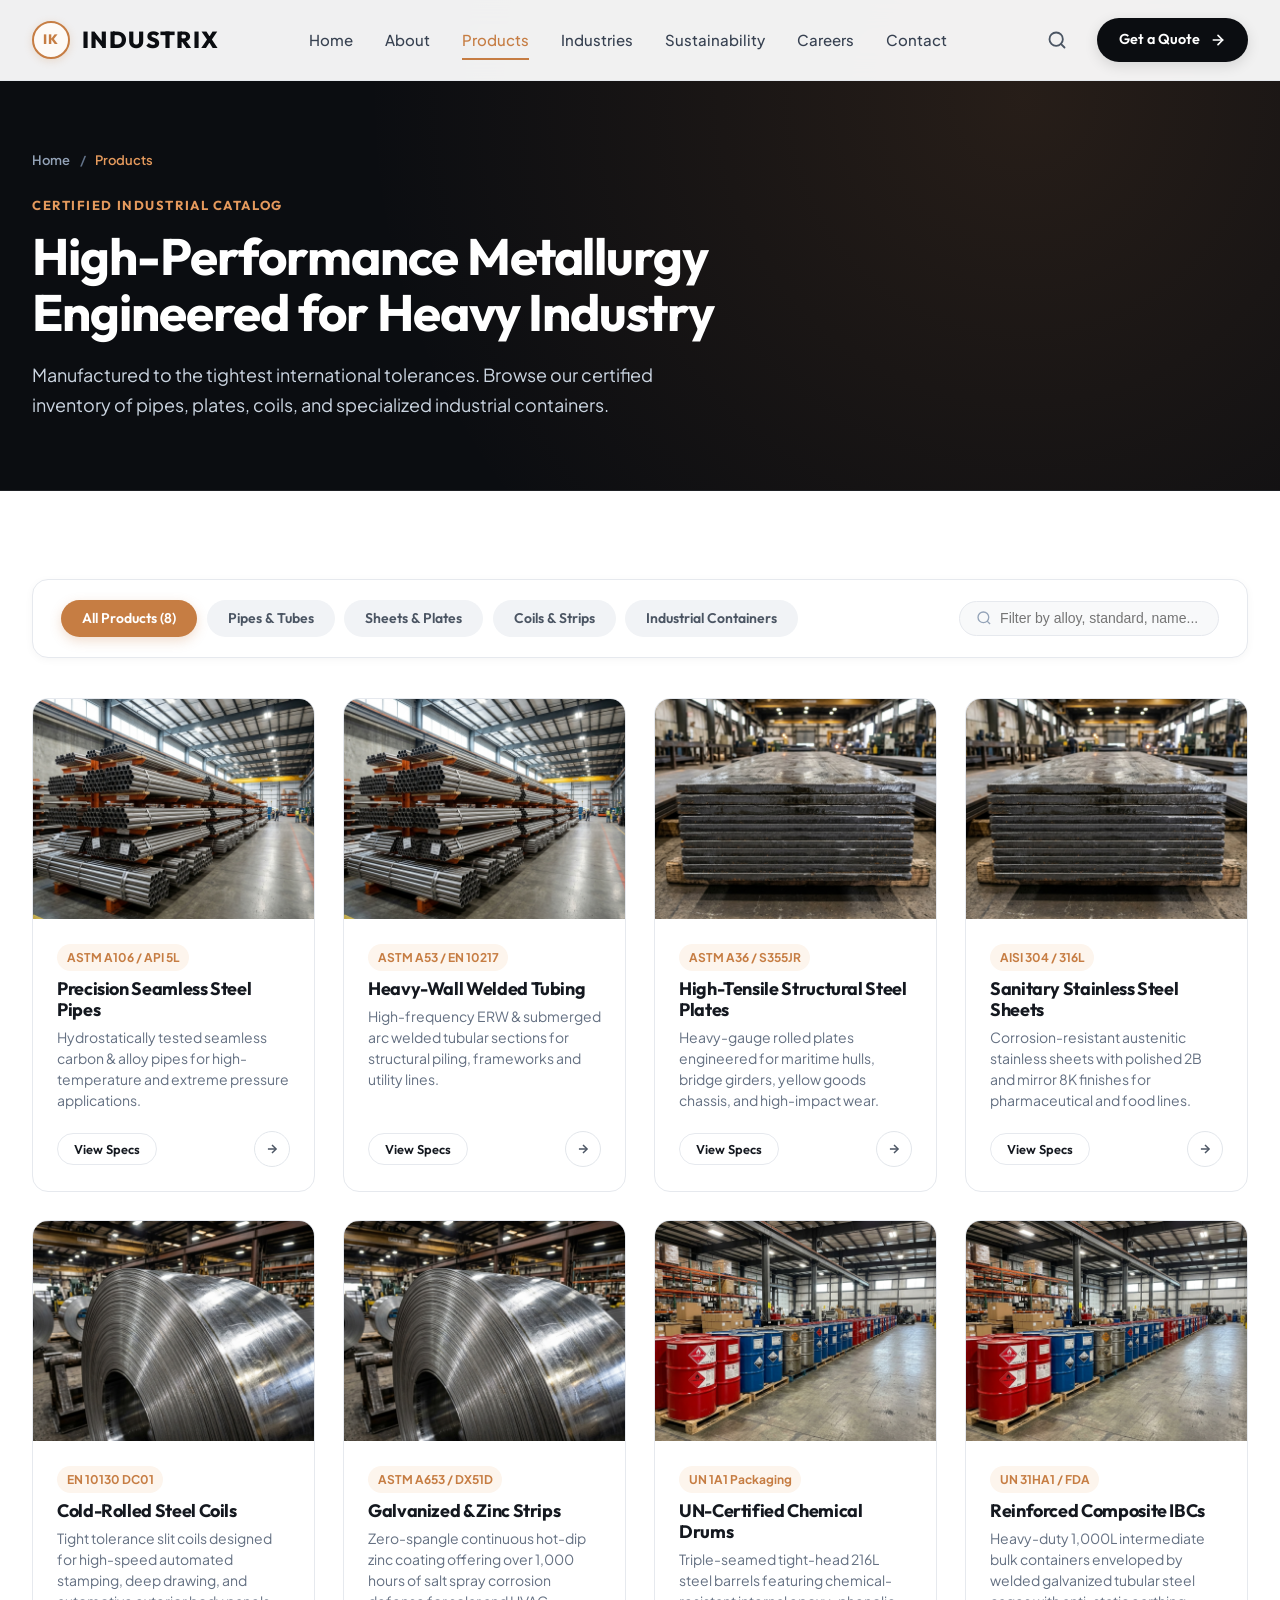
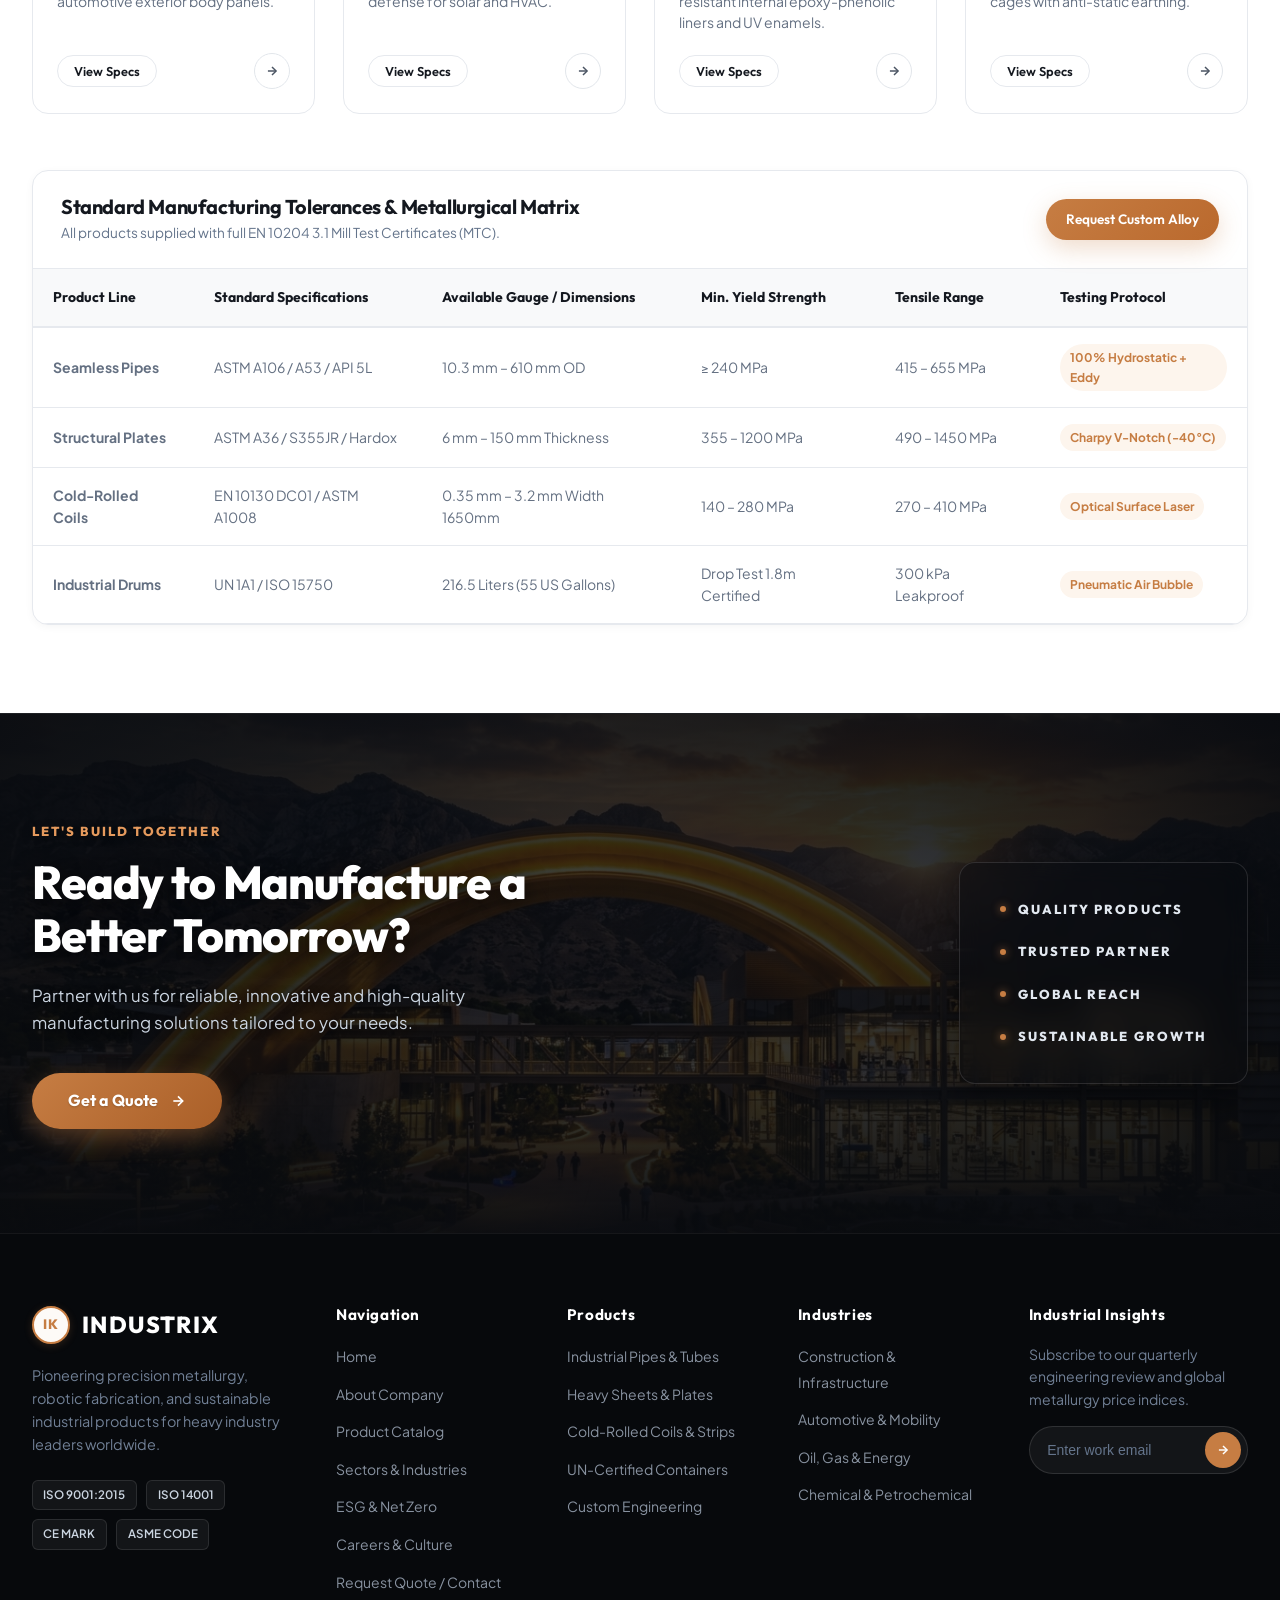
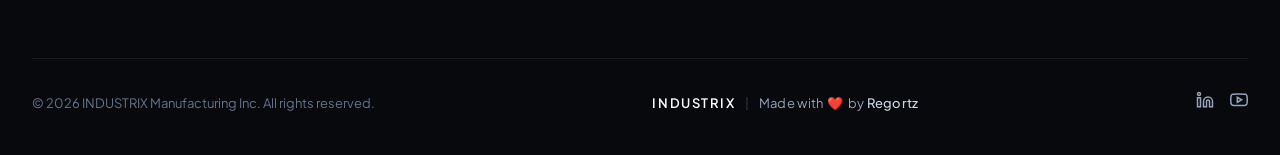
<file: products.html>
<!DOCTYPE html>
<html lang="en">
<head>
  <meta charset="UTF-8">
  <meta name="viewport" content="width=device-width, initial-scale=1.0">
  <title>Engineered Products Catalog | INDUSTRIX Manufacturing</title>
  <meta name="description" content="Explore Industrix's precision-engineered industrial pipes, heavy sheets, cold-rolled coils, UN-certified containers, and custom fabricated metallurgy.">
  <link rel="stylesheet" href="css/main.css">
  <link rel="stylesheet" href="css/components.css">
  <link rel="stylesheet" href="css/pages.css">
  <link rel="icon" type="image/svg+xml" href="data:image/svg+xml,<svg xmlns='http://www.w3.org/2000/svg' viewBox='0 0 100 100'><circle cx='50' cy='50' r='45' fill='%23c67d43'/><text x='50' y='58' font-size='28' font-family='sans-serif' font-weight='bold' fill='white' text-anchor='middle'>IK</text></svg>">
</head>
<body>

  <!-- Site Header -->
  <header class="site-header" id="siteHeader">
    <div class="nav-container">
      <a href="index.html" class="brand-logo" aria-label="Industrix Homepage">
        <div class="brand-emblem">IK</div>
        <span class="brand-name">INDUSTRIX</span>
      </a>

      <nav class="nav-menu" id="navMenu">
        <div class="nav-item"><a href="index.html" class="nav-link">Home</a></div>
        <div class="nav-item"><a href="about.html" class="nav-link">About</a></div>
        <div class="nav-item"><a href="products.html" class="nav-link active">Products</a></div>
        <div class="nav-item"><a href="industries.html" class="nav-link">Industries</a></div>
        <div class="nav-item"><a href="sustainability.html" class="nav-link">Sustainability</a></div>
        <div class="nav-item"><a href="careers.html" class="nav-link">Careers</a></div>
        <div class="nav-item"><a href="contact.html" class="nav-link">Contact</a></div>
      <div class="nav-menu-mobile-cta"><a href="contact.html#quote" class="btn-mobile-quote" data-open-quote><span>Get a Quote</span><svg width="16" height="16" viewBox="0 0 24 24" fill="none" stroke="currentColor" stroke-width="2.5"><line x1="5" y1="12" x2="19" y2="12"></line><polyline points="12 5 19 12 12 19"></polyline></svg></a></div>
      </nav>

      <div class="nav-actions">
        <button class="search-trigger-btn" id="searchTriggerBtn" aria-label="Search site (Ctrl+K)" title="Search site (Ctrl+K)">
          <svg width="20" height="20" viewBox="0 0 24 24" fill="none" stroke="currentColor" stroke-width="2.2" stroke-linecap="round" stroke-linejoin="round">
            <circle cx="11" cy="11" r="8"></circle>
            <line x1="21" y1="21" x2="16.65" y2="16.65"></line>
          </svg>
        </button>

        <a href="#quote" class="btn-quote" data-open-quote id="headerQuoteBtn">
          <span>Get a Quote</span>
          <svg width="16" height="16" viewBox="0 0 24 24" fill="none" stroke="currentColor" stroke-width="2.5" stroke-linecap="round" stroke-linejoin="round">
            <line x1="5" y1="12" x2="19" y2="12"></line>
            <polyline points="12 5 19 12 12 19"></polyline>
          </svg>
        </a>

        <button class="mobile-toggle" id="mobileToggle" aria-label="Toggle navigation menu">
          <span></span><span></span><span></span>
        </button>
      </div>
    </div>
  </header>

  <main>
    <!-- Page Hero Banner -->
    <section class="page-hero">
      <div class="container">
        <div class="page-hero-content reveal-fade-up">
          <nav class="breadcrumbs">
            <a href="index.html">Home</a>
            <span class="sep">/</span>
            <span class="current">Products</span>
          </nav>
          <span class="section-kicker light">CERTIFIED INDUSTRIAL CATALOG</span>
          <h1 class="page-hero-title">High-Performance Metallurgy Engineered for Heavy Industry</h1>
          <p class="page-hero-desc">
            Manufactured to the tightest international tolerances. Browse our certified inventory of pipes, plates, coils, and specialized industrial containers.
          </p>
        </div>
      </div>
    </section>

    <!-- Product Catalog Section -->
    <section class="page-section">
      <div class="container">
        <!-- Filter and Search Bar -->
        <div class="product-filters-bar reveal-fade-up">
          <div class="filter-tabs">
            <button class="filter-tab-btn active" data-filter="all">All Products (8)</button>
            <button class="filter-tab-btn" data-filter="pipes">Pipes &amp; Tubes</button>
            <button class="filter-tab-btn" data-filter="sheets">Sheets &amp; Plates</button>
            <button class="filter-tab-btn" data-filter="coils">Coils &amp; Strips</button>
            <button class="filter-tab-btn" data-filter="containers">Industrial Containers</button>
          </div>

          <div class="filter-search-box">
            <svg width="18" height="18" viewBox="0 0 24 24" fill="none" stroke="#94a3b8" stroke-width="2"><circle cx="11" cy="11" r="8"></circle><line x1="21" y1="21" x2="16.65" y2="16.65"></line></svg>
            <input type="text" id="productSearchInput" placeholder="Filter by alloy, standard, name..." aria-label="Search products">
          </div>
        </div>

        <!-- Products Grid (8 Items) -->
        <div class="products-grid" id="productGridContainer">
          <!-- Item 1: Seamless Pipes -->
          <article class="product-card product-grid-item" data-category="pipes" id="pipes">
            <div class="product-image-box">
              <img src="assets/images/pipes_tubes.jpg" alt="Precision Seamless Steel Pipes" loading="lazy">
            </div>
            <div class="product-card-body">
              <div>
                <span class="spec-badge" style="margin-bottom: 0.5rem;">ASTM A106 / API 5L</span>
                <h3 class="product-card-title">Precision Seamless Steel Pipes</h3>
                <p class="product-card-desc">Hydrostatically tested seamless carbon &amp; alloy pipes for high-temperature and extreme pressure applications.</p>
              </div>
              <div class="product-card-footer">
                <button class="btn btn-secondary-outline" style="padding: 0.45rem 1rem; font-size: 0.8rem;" data-view-spec="pipes-seamless">View Specs</button>
                <a href="#quote" class="product-card-action" data-open-quote aria-label="Request quote">
                  <svg width="14" height="14" viewBox="0 0 24 24" fill="none" stroke="currentColor" stroke-width="2.5"><line x1="5" y1="12" x2="19" y2="12"></line><polyline points="12 5 19 12 12 19"></polyline></svg>
                </a>
              </div>
            </div>
          </article>

          <!-- Item 2: Welded Tubing -->
          <article class="product-card product-grid-item" data-category="pipes">
            <div class="product-image-box">
              <img src="assets/images/pipes_tubes.jpg" alt="Heavy-Wall Welded Industrial Tubing" loading="lazy">
            </div>
            <div class="product-card-body">
              <div>
                <span class="spec-badge" style="margin-bottom: 0.5rem;">ASTM A53 / EN 10217</span>
                <h3 class="product-card-title">Heavy-Wall Welded Tubing</h3>
                <p class="product-card-desc">High-frequency ERW &amp; submerged arc welded tubular sections for structural piling, frameworks and utility lines.</p>
              </div>
              <div class="product-card-footer">
                <button class="btn btn-secondary-outline" style="padding: 0.45rem 1rem; font-size: 0.8rem;" data-view-spec="pipes-welded">View Specs</button>
                <a href="#quote" class="product-card-action" data-open-quote aria-label="Request quote">
                  <svg width="14" height="14" viewBox="0 0 24 24" fill="none" stroke="currentColor" stroke-width="2.5"><line x1="5" y1="12" x2="19" y2="12"></line><polyline points="12 5 19 12 12 19"></polyline></svg>
                </a>
              </div>
            </div>
          </article>

          <!-- Item 3: Heavy Steel Plates -->
          <article class="product-card product-grid-item" data-category="sheets" id="sheets">
            <div class="product-image-box">
              <img src="assets/images/sheets_plates.jpg" alt="High-Tensile Structural Steel Plates" loading="lazy">
            </div>
            <div class="product-card-body">
              <div>
                <span class="spec-badge" style="margin-bottom: 0.5rem;">ASTM A36 / S355JR</span>
                <h3 class="product-card-title">High-Tensile Structural Steel Plates</h3>
                <p class="product-card-desc">Heavy-gauge rolled plates engineered for maritime hulls, bridge girders, yellow goods chassis, and high-impact wear.</p>
              </div>
              <div class="product-card-footer">
                <button class="btn btn-secondary-outline" style="padding: 0.45rem 1rem; font-size: 0.8rem;" data-view-spec="sheets-heavy">View Specs</button>
                <a href="#quote" class="product-card-action" data-open-quote aria-label="Request quote">
                  <svg width="14" height="14" viewBox="0 0 24 24" fill="none" stroke="currentColor" stroke-width="2.5"><line x1="5" y1="12" x2="19" y2="12"></line><polyline points="12 5 19 12 12 19"></polyline></svg>
                </a>
              </div>
            </div>
          </article>

          <!-- Item 4: Stainless Sheets -->
          <article class="product-card product-grid-item" data-category="sheets">
            <div class="product-image-box">
              <img src="assets/images/sheets_plates.jpg" alt="Sanitary Grade Stainless Steel Sheets" loading="lazy">
            </div>
            <div class="product-card-body">
              <div>
                <span class="spec-badge" style="margin-bottom: 0.5rem;">AISI 304 / 316L</span>
                <h3 class="product-card-title">Sanitary Stainless Steel Sheets</h3>
                <p class="product-card-desc">Corrosion-resistant austenitic stainless sheets with polished 2B and mirror 8K finishes for pharmaceutical and food lines.</p>
              </div>
              <div class="product-card-footer">
                <button class="btn btn-secondary-outline" style="padding: 0.45rem 1rem; font-size: 0.8rem;" data-view-spec="sheets-stainless">View Specs</button>
                <a href="#quote" class="product-card-action" data-open-quote aria-label="Request quote">
                  <svg width="14" height="14" viewBox="0 0 24 24" fill="none" stroke="currentColor" stroke-width="2.5"><line x1="5" y1="12" x2="19" y2="12"></line><polyline points="12 5 19 12 12 19"></polyline></svg>
                </a>
              </div>
            </div>
          </article>

          <!-- Item 5: Cold-Rolled Coils -->
          <article class="product-card product-grid-item" data-category="coils" id="coils">
            <div class="product-image-box">
              <img src="assets/images/coils_strips.jpg" alt="Precision Cold-Rolled Steel Coils" loading="lazy">
            </div>
            <div class="product-card-body">
              <div>
                <span class="spec-badge" style="margin-bottom: 0.5rem;">EN 10130 DC01</span>
                <h3 class="product-card-title">Cold-Rolled Steel Coils</h3>
                <p class="product-card-desc">Tight tolerance slit coils designed for high-speed automated stamping, deep drawing, and automotive exterior body panels.</p>
              </div>
              <div class="product-card-footer">
                <button class="btn btn-secondary-outline" style="padding: 0.45rem 1rem; font-size: 0.8rem;" data-view-spec="coils-cold">View Specs</button>
                <a href="#quote" class="product-card-action" data-open-quote aria-label="Request quote">
                  <svg width="14" height="14" viewBox="0 0 24 24" fill="none" stroke="currentColor" stroke-width="2.5"><line x1="5" y1="12" x2="19" y2="12"></line><polyline points="12 5 19 12 12 19"></polyline></svg>
                </a>
              </div>
            </div>
          </article>

          <!-- Item 6: Galvanized Strips -->
          <article class="product-card product-grid-item" data-category="coils">
            <div class="product-image-box">
              <img src="assets/images/coils_strips.jpg" alt="Hot-Dip Galvanized & Zinc-Alloy Strips" loading="lazy">
            </div>
            <div class="product-card-body">
              <div>
                <span class="spec-badge" style="margin-bottom: 0.5rem;">ASTM A653 / DX51D</span>
                <h3 class="product-card-title">Galvanized &amp; Zinc Strips</h3>
                <p class="product-card-desc">Zero-spangle continuous hot-dip zinc coating offering over 1,000 hours of salt spray corrosion defense for solar and HVAC.</p>
              </div>
              <div class="product-card-footer">
                <button class="btn btn-secondary-outline" style="padding: 0.45rem 1rem; font-size: 0.8rem;" data-view-spec="coils-galv">View Specs</button>
                <a href="#quote" class="product-card-action" data-open-quote aria-label="Request quote">
                  <svg width="14" height="14" viewBox="0 0 24 24" fill="none" stroke="currentColor" stroke-width="2.5"><line x1="5" y1="12" x2="19" y2="12"></line><polyline points="12 5 19 12 12 19"></polyline></svg>
                </a>
              </div>
            </div>
          </article>

          <!-- Item 7: Chemical Storage Drums -->
          <article class="product-card product-grid-item" data-category="containers" id="containers">
            <div class="product-image-box">
              <img src="assets/images/industrial_containers.jpg" alt="UN-Certified Tight-Head Chemical Drums" loading="lazy">
            </div>
            <div class="product-card-body">
              <div>
                <span class="spec-badge" style="margin-bottom: 0.5rem;">UN 1A1 Packaging</span>
                <h3 class="product-card-title">UN-Certified Chemical Drums</h3>
                <p class="product-card-desc">Triple-seamed tight-head 216L steel barrels featuring chemical-resistant internal epoxy-phenolic liners and UV enamels.</p>
              </div>
              <div class="product-card-footer">
                <button class="btn btn-secondary-outline" style="padding: 0.45rem 1rem; font-size: 0.8rem;" data-view-spec="containers-drum">View Specs</button>
                <a href="#quote" class="product-card-action" data-open-quote aria-label="Request quote">
                  <svg width="14" height="14" viewBox="0 0 24 24" fill="none" stroke="currentColor" stroke-width="2.5"><line x1="5" y1="12" x2="19" y2="12"></line><polyline points="12 5 19 12 12 19"></polyline></svg>
                </a>
              </div>
            </div>
          </article>

          <!-- Item 8: Reinforced Composite IBCs -->
          <article class="product-card product-grid-item" data-category="containers">
            <div class="product-image-box">
              <img src="assets/images/industrial_containers.jpg" alt="Reinforced Composite IBC Tanks" loading="lazy">
            </div>
            <div class="product-card-body">
              <div>
                <span class="spec-badge" style="margin-bottom: 0.5rem;">UN 31HA1 / FDA</span>
                <h3 class="product-card-title">Reinforced Composite IBCs</h3>
                <p class="product-card-desc">Heavy-duty 1,000L intermediate bulk containers enveloped by welded galvanized tubular steel cages with anti-static earthing.</p>
              </div>
              <div class="product-card-footer">
                <button class="btn btn-secondary-outline" style="padding: 0.45rem 1rem; font-size: 0.8rem;" data-view-spec="containers-ibc">View Specs</button>
                <a href="#quote" class="product-card-action" data-open-quote aria-label="Request quote">
                  <svg width="14" height="14" viewBox="0 0 24 24" fill="none" stroke="currentColor" stroke-width="2.5"><line x1="5" y1="12" x2="19" y2="12"></line><polyline points="12 5 19 12 12 19"></polyline></svg>
                </a>
              </div>
            </div>
          </article>
        </div>

        <div id="noProductsNotice" style="display: none; text-align: center; padding: 4rem 2rem; color: #64748b;">
          <h3>No matching products found</h3>
          <p>Try refining your search keyword or selecting a different category tab.</p>
        </div>

        <!-- Master Technical Specification Table -->
        <div class="specs-table-wrapper reveal-fade-up">
          <div style="padding: 1.5rem 1.75rem; border-bottom: 1px solid var(--color-border-light); display: flex; align-items: center; justify-content: space-between; flex-wrap: gap;">
            <div>
              <h3 style="font-size: 1.25rem; margin-bottom: 0.25rem;">Standard Manufacturing Tolerances &amp; Metallurgical Matrix</h3>
              <p style="font-size: 0.85rem; color: #64748b;">All products supplied with full EN 10204 3.1 Mill Test Certificates (MTC).</p>
            </div>
            <a href="contact.html" class="btn btn-primary-copper" style="padding: 0.6rem 1.25rem; font-size: 0.85rem;" data-open-quote>Request Custom Alloy</a>
          </div>

          <table class="specs-table">
            <thead>
              <tr>
                <th>Product Line</th>
                <th>Standard Specifications</th>
                <th>Available Gauge / Dimensions</th>
                <th>Min. Yield Strength</th>
                <th>Tensile Range</th>
                <th>Testing Protocol</th>
              </tr>
            </thead>
            <tbody>
              <tr>
                <td><strong>Seamless Pipes</strong></td>
                <td>ASTM A106 / A53 / API 5L</td>
                <td>10.3 mm – 610 mm OD</td>
                <td>≥ 240 MPa</td>
                <td>415 – 655 MPa</td>
                <td><span class="spec-badge">100% Hydrostatic + Eddy</span></td>
              </tr>
              <tr>
                <td><strong>Structural Plates</strong></td>
                <td>ASTM A36 / S355JR / Hardox</td>
                <td>6 mm – 150 mm Thickness</td>
                <td>355 – 1200 MPa</td>
                <td>490 – 1450 MPa</td>
                <td><span class="spec-badge">Charpy V-Notch (-40°C)</span></td>
              </tr>
              <tr>
                <td><strong>Cold-Rolled Coils</strong></td>
                <td>EN 10130 DC01 / ASTM A1008</td>
                <td>0.35 mm – 3.2 mm Width 1650mm</td>
                <td>140 – 280 MPa</td>
                <td>270 – 410 MPa</td>
                <td><span class="spec-badge">Optical Surface Laser</span></td>
              </tr>
              <tr>
                <td><strong>Industrial Drums</strong></td>
                <td>UN 1A1 / ISO 15750</td>
                <td>216.5 Liters (55 US Gallons)</td>
                <td>Drop Test 1.8m Certified</td>
                <td>300 kPa Leakproof</td>
                <td><span class="spec-badge">Pneumatic Air Bubble</span></td>
              </tr>
            </tbody>
          </table>
        </div>
      </div>
    </section>

    <!-- Global CTA Banner -->
    <section class="section-footer-cta">
      <div class="footer-cta-container">
        <div class="footer-cta-bg-side">
          <img src="assets/images/footer_cta_bg.jpg" alt="Industrix Headquarters" loading="lazy">
          <div class="footer-cta-bg-overlay"></div>
        </div>
        <div class="footer-cta-content-side">
          <div class="footer-cta-main">
            <span class="footer-cta-kicker">LET'S BUILD TOGETHER</span>
            <h2 class="footer-cta-title">Ready to Manufacture a Better Tomorrow?</h2>
            <p class="footer-cta-desc">Partner with us for reliable, innovative and high-quality manufacturing solutions tailored to your needs.</p>
            <a href="contact.html" class="btn-cta-quote" data-open-quote>
              <span>Get a Quote</span>
              <svg width="16" height="16" viewBox="0 0 24 24" fill="none" stroke="currentColor" stroke-width="2.5"><line x1="5" y1="12" x2="19" y2="12"></line><polyline points="12 5 19 12 12 19"></polyline></svg>
            </a>
          </div>
          <div class="footer-cta-pillars">
            <span>QUALITY PRODUCTS</span>
            <span>TRUSTED PARTNER</span>
            <span>GLOBAL REACH</span>
            <span>SUSTAINABLE GROWTH</span>
          </div>
        </div>
      </div>
    </section>
  </main>

  <!-- Site Footer -->
  <footer class="site-footer">
    <div class="container">
      <div class="footer-top-grid">
        <div class="footer-brand-col">
          <a href="index.html" class="brand-logo" aria-label="Industrix">
            <div class="brand-emblem">IK</div>
            <span class="brand-name">INDUSTRIX</span>
          </a>
          <p>Pioneering precision metallurgy, robotic fabrication, and sustainable industrial products for heavy industry leaders worldwide.</p>
          <div class="footer-certifications">
            <span class="cert-badge">ISO 9001:2015</span>
            <span class="cert-badge">ISO 14001</span>
            <span class="cert-badge">CE MARK</span>
            <span class="cert-badge">ASME CODE</span>
          </div>
        </div>
        <div class="footer-col">
          <h4 class="footer-col-title">Navigation</h4>
          <ul class="footer-links-list">
            <li><a href="index.html">Home</a></li>
            <li><a href="about.html">About Company</a></li>
            <li><a href="products.html">Product Catalog</a></li>
            <li><a href="industries.html">Sectors &amp; Industries</a></li>
            <li><a href="sustainability.html">ESG &amp; Net Zero</a></li>
            <li><a href="careers.html">Careers &amp; Culture</a></li>
            <li><a href="contact.html">Request Quote / Contact</a></li>
          </ul>
        </div>
        <div class="footer-col">
          <h4 class="footer-col-title">Products</h4>
          <ul class="footer-links-list">
            <li><a href="products.html#pipes">Industrial Pipes &amp; Tubes</a></li>
            <li><a href="products.html#sheets">Heavy Sheets &amp; Plates</a></li>
            <li><a href="products.html#coils">Cold-Rolled Coils &amp; Strips</a></li>
            <li><a href="products.html#containers">UN-Certified Containers</a></li>
            <li><a href="products.html">Custom Engineering</a></li>
          </ul>
        </div>
        <div class="footer-col">
          <h4 class="footer-col-title">Industries</h4>
          <ul class="footer-links-list">
            <li><a href="industries.html#construction">Construction &amp; Infrastructure</a></li>
            <li><a href="industries.html#automotive">Automotive &amp; Mobility</a></li>
            <li><a href="industries.html#oilgas">Oil, Gas &amp; Energy</a></li>
            <li><a href="industries.html#chemical">Chemical &amp; Petrochemical</a></li>
          </ul>
        </div>
        <div class="footer-col footer-newsletter">
          <h4 class="footer-col-title">Industrial Insights</h4>
          <p>Subscribe to our quarterly engineering review and global metallurgy price indices.</p>
          <form class="newsletter-form" onsubmit="event.preventDefault();">
            <input type="email" placeholder="Enter work email" required aria-label="Work Email Address">
            <button type="submit" aria-label="Subscribe">
              <svg width="14" height="14" viewBox="0 0 24 24" fill="none" stroke="currentColor" stroke-width="2.5"><line x1="5" y1="12" x2="19" y2="12"></line><polyline points="12 5 19 12 12 19"></polyline></svg>
            </button>
          </form>
        </div>
      </div>
      <div class="footer-bottom-bar">
        <p>&copy; 2026 INDUSTRIX Manufacturing Inc. All rights reserved.</p>
        <div class="footer-credit">
          <span class="footer-credit-brand">INDUSTRIX</span>
          <span class="footer-credit-sep">|</span>
          <span>Made with <span class="footer-heart">&#10084;&#65039;</span> by <a href="https://regortz.com" target="_blank" rel="noopener noreferrer">Regortz</a></span>
        </div>
        <div class="footer-social-links">
          <a href="#" aria-label="LinkedIn"><svg width="18" height="18" viewBox="0 0 24 24" fill="none" stroke="currentColor" stroke-width="2"><path d="M16 8a6 6 0 0 1 6 6v7h-4v-7a2 2 0 0 0-2-2 2 2 0 0 0-2 2v7h-4v-7a6 6 0 0 1 6-6z"></path><rect x="2" y="9" width="4" height="12"></rect><circle cx="4" cy="4" r="2"></circle></svg></a>
          <a href="#" aria-label="YouTube"><svg width="18" height="18" viewBox="0 0 24 24" fill="none" stroke="currentColor" stroke-width="2"><path d="M22.54 6.42a2.78 2.78 0 0 0-1.94-2C18.88 4 12 4 12 4s-6.88 0-8.6.46a2.78 2.78 0 0 0-1.94 2A29 29 0 0 0 1 11.75a29 29 0 0 0 .46 5.33A2.78 2.78 0 0 0 3.4 19c1.72.46 8.6.46 8.6.46s6.88 0 8.6-.46a2.78 2.78 0 0 0 1.94-2 29 29 0 0 0 .46-5.25 29 29 0 0 0-.46-5.33z"></path><polygon points="9.75 15.02 15.5 11.75 9.75 8.48 9.75 15.02"></polygon></svg></a>
        </div>
      </div>
    </div>
  </footer>

  <!-- Modal: Technical Spec Sheet Viewer -->
  <div class="modal-overlay" id="specSheetModal" role="dialog" aria-modal="true">
    <div class="modal-container" style="max-width: 720px;">
      <button class="modal-close-btn">&times;</button>
      <div class="quote-modal-header">
        <span class="section-kicker" style="margin-bottom: 0.25rem;">CERTIFIED METALLURGICAL DATA</span>
        <h3 id="specModalTitle" style="font-size: 1.45rem;">Product Specifications</h3>
        <p>Verified laboratory mechanical properties, chemical limits, and international code compliance.</p>
      </div>
      <div class="quote-modal-body">
        <table class="specs-table" style="margin-top: 0; margin-bottom: 1.5rem;">
          <tbody>
            <tr><td><strong>Standard Grade</strong></td><td id="specModalGrade">-</td></tr>
            <tr><td><strong>Available Diameters / Widths</strong></td><td id="specModalDimensions">-</td></tr>
            <tr><td><strong>Wall Thickness / Gauge</strong></td><td id="specModalThickness">-</td></tr>
            <tr><td><strong>Yield Strength (Rp0.2)</strong></td><td id="specModalYield">-</td></tr>
            <tr><td><strong>Tensile Strength (Rm)</strong></td><td id="specModalTensile">-</td></tr>
            <tr><td><strong>Pressure / Testing Rating</strong></td><td id="specModalPressure">-</td></tr>
            <tr><td><strong>Surface Treatment / Finish</strong></td><td id="specModalFinish">-</td></tr>
            <tr><td><strong>Primary Industrial Applications</strong></td><td id="specModalApps">-</td></tr>
          </tbody>
        </table>

        <div style="display: flex; gap: 1rem; justify-content: flex-end;">
          <button class="btn btn-secondary-outline" id="btnDownloadSpec">
            <svg width="16" height="16" viewBox="0 0 24 24" fill="none" stroke="currentColor" stroke-width="2.5"><path d="M21 15v4a2 2 0 0 1-2 2H5a2 2 0 0 1-2-2v-4"></path><polyline points="7 10 12 15 17 10"></polyline><line x1="12" y1="15" x2="12" y2="3"></line></svg>
            <span>Download Spec Sheet (PDF)</span>
          </button>
          <a href="#quote" class="btn btn-primary-copper" data-open-quote>Request Official RFQ</a>
        </div>
      </div>
    </div>
  </div>

  <!-- Search Modal -->
  <div class="modal-overlay" id="searchModal" role="dialog" aria-modal="true">
    <div class="search-modal-container">
      <button class="modal-close-btn">&times;</button>
      <div class="search-input-wrapper">
        <svg width="20" height="20" viewBox="0 0 24 24" fill="none" stroke="currentColor" stroke-width="2.2"><circle cx="11" cy="11" r="8"></circle><line x1="21" y1="21" x2="16.65" y2="16.65"></line></svg>
        <input type="text" id="searchInput" placeholder="Search products, materials, specs, sectors...">
      </div>
      <div class="search-results-list" id="searchResults"></div>
    </div>
  </div>

  <!-- Quote Modal -->
  <div class="modal-overlay" id="quoteModal" role="dialog" aria-modal="true">
    <div class="modal-container">
      <button class="modal-close-btn">&times;</button>
      <div class="quote-modal-header">
        <h3>Request Precision Quote</h3>
        <p>Get instant preliminary pricing and connect with our metallurgical engineering team.</p>
      </div>
      <div class="quote-modal-body">
        <form id="modalQuoteForm">
          <div class="quote-form-row">
            <div class="quote-form-group">
              <label for="modalProductSelect">Product Category</label>
              <select class="quote-form-control" id="modalProductSelect">
                <option value="pipes">Industrial Pipes &amp; Tubes</option>
                <option value="sheets">Heavy Sheets &amp; Plates</option>
                <option value="coils">Cold-Rolled Coils &amp; Strips</option>
                <option value="containers">Industrial Containers &amp; Drums</option>
              </select>
            </div>
            <div class="quote-form-group">
              <label for="modalQtyInput">Quantity (Units / Tons)</label>
              <input type="number" class="quote-form-control" id="modalQtyInput" value="25" min="1">
            </div>
          </div>
          <div class="quote-estimate-card">
            <div>
              <span style="font-size: 0.8rem; color: #64748b; font-weight: 600; display: block;">ESTIMATED PRODUCTION TIER</span>
              <span class="quote-estimate-val" id="modalEstimateDisplay">$3,000 USD</span>
            </div>
            <span style="font-size: 0.75rem; color: #10b981; font-weight: 700; background: #ecfdf5; padding: 0.25rem 0.6rem; border-radius: 999px;">Volume Discount Applied</span>
          </div>
          <div class="quote-form-group">
            <label for="modalName">Full Name &amp; Title</label>
            <input type="text" class="quote-form-control" id="modalName" placeholder="e.g. John Doe, Senior Procurement" required>
          </div>
          <div class="quote-form-row">
            <div class="quote-form-group">
              <label for="modalEmail">Corporate Email</label>
              <input type="email" class="quote-form-control" id="modalEmail" placeholder="j.doe@enterprise.com" required>
            </div>
            <div class="quote-form-group">
              <label for="modalCompany">Company Name</label>
              <input type="text" class="quote-form-control" id="modalCompany" placeholder="Global Logistics Inc." required>
            </div>
          </div>
          <button type="submit" class="btn btn-primary-copper" style="width: 100%; margin-top: 1rem;">
            <span>Submit RFQ Dossier</span>
          </button>
        </form>
      </div>
    </div>
  </div>

  <button class="back-to-top" aria-label="Scroll back to top">
    <svg width="20" height="20" viewBox="0 0 24 24" fill="none" stroke="currentColor" stroke-width="2.5"><line x1="12" y1="19" x2="12" y2="5"></line><polyline points="5 12 12 5 19 12"></polyline></svg>
  </button>

  <script src="js/main.js"></script>
  <script src="js/products.js"></script>
</body>
</html>
</file>
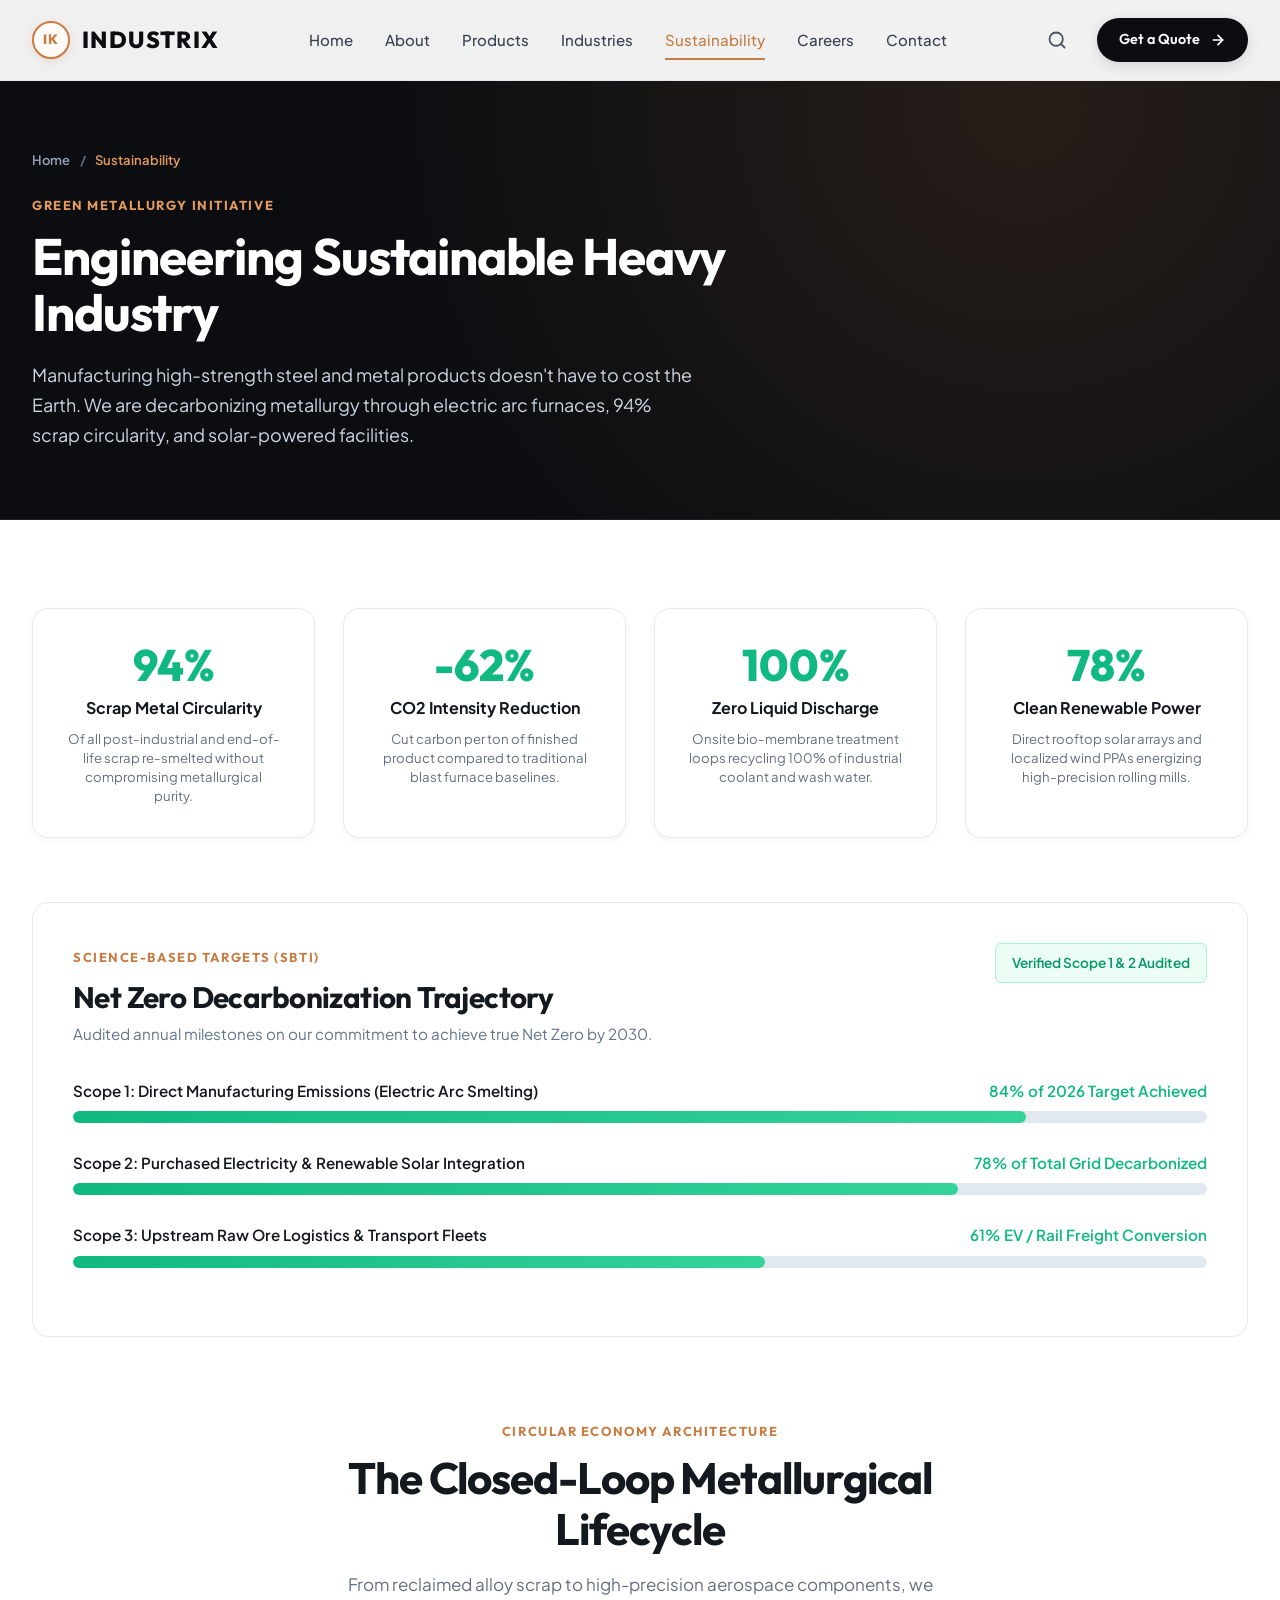
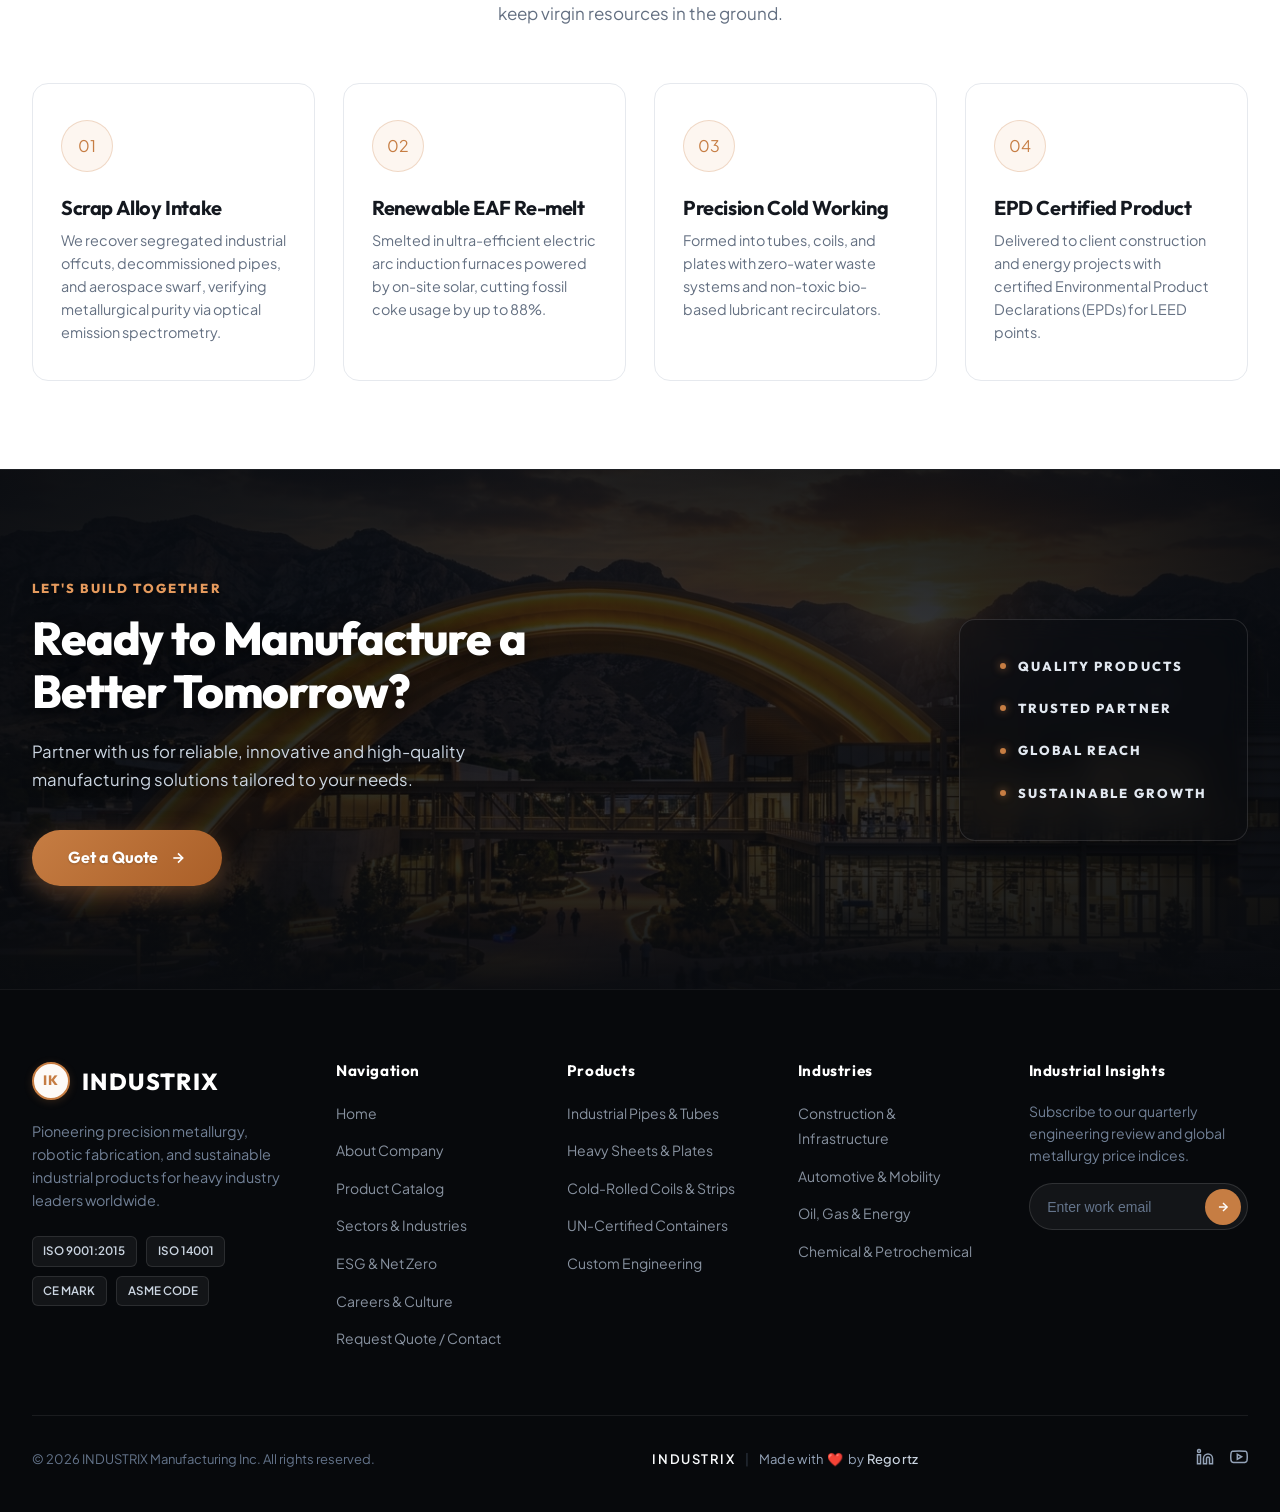
<file: sustainability.html>
<!DOCTYPE html>
<html lang="en">
<head>
  <meta charset="UTF-8">
  <meta name="viewport" content="width=device-width, initial-scale=1.0">
  <title>Sustainability &amp; ESG | INDUSTRIX Clean Metallurgy</title>
  <meta name="description" content="Discover Industrix's commitment to Green Steel, Net-Zero carbon emissions, closed-loop scrap recycling, and ISO 14001 environmental stewardship.">
  <link rel="stylesheet" href="css/main.css">
  <link rel="stylesheet" href="css/components.css">
  <link rel="stylesheet" href="css/pages.css">
  <link rel="icon" type="image/svg+xml" href="data:image/svg+xml,<svg xmlns='http://www.w3.org/2000/svg' viewBox='0 0 100 100'><circle cx='50' cy='50' r='45' fill='%23c67d43'/><text x='50' y='58' font-size='28' font-family='sans-serif' font-weight='bold' fill='white' text-anchor='middle'>IK</text></svg>">
</head>
<body>

  <!-- Site Header -->
  <header class="site-header" id="siteHeader">
    <div class="nav-container">
      <a href="index.html" class="brand-logo" aria-label="Industrix Homepage">
        <div class="brand-emblem">IK</div>
        <span class="brand-name">INDUSTRIX</span>
      </a>

      <nav class="nav-menu" id="navMenu">
        <div class="nav-item"><a href="index.html" class="nav-link">Home</a></div>
        <div class="nav-item"><a href="about.html" class="nav-link">About</a></div>
        <div class="nav-item"><a href="products.html" class="nav-link">Products</a></div>
        <div class="nav-item"><a href="industries.html" class="nav-link">Industries</a></div>
        <div class="nav-item"><a href="sustainability.html" class="nav-link active">Sustainability</a></div>
        <div class="nav-item"><a href="careers.html" class="nav-link">Careers</a></div>
        <div class="nav-item"><a href="contact.html" class="nav-link">Contact</a></div>
      <div class="nav-menu-mobile-cta"><a href="contact.html#quote" class="btn-mobile-quote" data-open-quote><span>Get a Quote</span><svg width="16" height="16" viewBox="0 0 24 24" fill="none" stroke="currentColor" stroke-width="2.5"><line x1="5" y1="12" x2="19" y2="12"></line><polyline points="12 5 19 12 12 19"></polyline></svg></a></div>
      </nav>

      <div class="nav-actions">
        <button class="search-trigger-btn" id="searchTriggerBtn" aria-label="Search site (Ctrl+K)" title="Search site (Ctrl+K)">
          <svg width="20" height="20" viewBox="0 0 24 24" fill="none" stroke="currentColor" stroke-width="2.2" stroke-linecap="round" stroke-linejoin="round">
            <circle cx="11" cy="11" r="8"></circle>
            <line x1="21" y1="21" x2="16.65" y2="16.65"></line>
          </svg>
        </button>

        <a href="#quote" class="btn-quote" data-open-quote id="headerQuoteBtn">
          <span>Get a Quote</span>
          <svg width="16" height="16" viewBox="0 0 24 24" fill="none" stroke="currentColor" stroke-width="2.5" stroke-linecap="round" stroke-linejoin="round">
            <line x1="5" y1="12" x2="19" y2="12"></line>
            <polyline points="12 5 19 12 12 19"></polyline>
          </svg>
        </a>

        <button class="mobile-toggle" id="mobileToggle" aria-label="Toggle navigation menu">
          <span></span><span></span><span></span>
        </button>
      </div>
    </div>
  </header>

  <main>
    <!-- Page Hero Banner -->
    <section class="page-hero">
      <div class="container">
        <div class="page-hero-content reveal-fade-up">
          <nav class="breadcrumbs">
            <a href="index.html">Home</a>
            <span class="sep">/</span>
            <span class="current">Sustainability</span>
          </nav>
          <span class="section-kicker light">GREEN METALLURGY INITIATIVE</span>
          <h1 class="page-hero-title">Engineering Sustainable Heavy Industry</h1>
          <p class="page-hero-desc">
            Manufacturing high-strength steel and metal products doesn't have to cost the Earth. We are decarbonizing metallurgy through electric arc furnaces, 94% scrap circularity, and solar-powered facilities.
          </p>
        </div>
      </div>
    </section>

    <!-- Key ESG Stat Cards -->
    <section class="page-section">
      <div class="container">
        <div class="sustainability-stats-grid reveal-fade-up">
          <div class="sust-stat-card">
            <div class="sust-stat-number">94%</div>
            <div class="sust-stat-label">Scrap Metal Circularity</div>
            <p class="sust-stat-desc">Of all post-industrial and end-of-life scrap re-smelted without compromising metallurgical purity.</p>
          </div>

          <div class="sust-stat-card">
            <div class="sust-stat-number">-62%</div>
            <div class="sust-stat-label">CO2 Intensity Reduction</div>
            <p class="sust-stat-desc">Cut carbon per ton of finished product compared to traditional blast furnace baselines.</p>
          </div>

          <div class="sust-stat-card">
            <div class="sust-stat-number">100%</div>
            <div class="sust-stat-label">Zero Liquid Discharge</div>
            <p class="sust-stat-desc">Onsite bio-membrane treatment loops recycling 100% of industrial coolant and wash water.</p>
          </div>

          <div class="sust-stat-card">
            <div class="sust-stat-number">78%</div>
            <div class="sust-stat-label">Clean Renewable Power</div>
            <p class="sust-stat-desc">Direct rooftop solar arrays and localized wind PPAs energizing high-precision rolling mills.</p>
          </div>
        </div>

        <!-- Carbon Decarbonization Roadmap -->
        <div class="carbon-progress-box reveal-fade-up">
          <div style="display: flex; justify-content: space-between; align-items: flex-start; margin-bottom: 2rem; flex-wrap: wrap; gap: 1rem;">
            <div>
              <span class="section-kicker">SCIENCE-BASED TARGETS (SBTi)</span>
              <h2 style="font-size: 1.85rem; margin-bottom: 0.5rem;">Net Zero Decarbonization Trajectory</h2>
              <p style="color: #64748b; font-size: 0.95rem;">Audited annual milestones on our commitment to achieve true Net Zero by 2030.</p>
            </div>
            <span class="cert-badge" style="background: #ecfdf5; color: #059669; border-color: #a7f3d0; padding: 0.5rem 1rem; font-size: 0.85rem;">
              Verified Scope 1 &amp; 2 Audited
            </span>
          </div>

          <!-- Progress Bar 1 -->
          <div class="carbon-bar-item">
            <div class="carbon-bar-header">
              <span>Scope 1: Direct Manufacturing Emissions (Electric Arc Smelting)</span>
              <span style="color: #10b981;">84% of 2026 Target Achieved</span>
            </div>
            <div class="carbon-progress-track">
              <div class="carbon-progress-fill" style="width: 84%;"></div>
            </div>
          </div>

          <!-- Progress Bar 2 -->
          <div class="carbon-bar-item">
            <div class="carbon-bar-header">
              <span>Scope 2: Purchased Electricity &amp; Renewable Solar Integration</span>
              <span style="color: #10b981;">78% of Total Grid Decarbonized</span>
            </div>
            <div class="carbon-progress-track">
              <div class="carbon-progress-fill" style="width: 78%;"></div>
            </div>
          </div>

          <!-- Progress Bar 3 -->
          <div class="carbon-bar-item">
            <div class="carbon-bar-header">
              <span>Scope 3: Upstream Raw Ore Logistics &amp; Transport Fleets</span>
              <span style="color: #10b981;">61% EV / Rail Freight Conversion</span>
            </div>
            <div class="carbon-progress-track">
              <div class="carbon-progress-fill" style="width: 61%;"></div>
            </div>
          </div>
        </div>

        <!-- Circular Economy Loop Section -->
        <div style="margin-top: 5rem;" class="reveal-fade-up">
          <div style="text-align: center; max-width: 650px; margin: 0 auto 3.5rem auto;">
            <span class="section-kicker">CIRCULAR ECONOMY ARCHITECTURE</span>
            <h2 class="section-title">The Closed-Loop Metallurgical Lifecycle</h2>
            <p class="section-desc" style="margin: 0 auto;">From reclaimed alloy scrap to high-precision aerospace components, we keep virgin resources in the ground.</p>
          </div>

          <div class="values-grid">
            <div class="value-card">
              <div class="value-icon-box">01</div>
              <h3 class="value-title">Scrap Alloy Intake</h3>
              <p class="value-desc">We recover segregated industrial offcuts, decommissioned pipes, and aerospace swarf, verifying metallurgical purity via optical emission spectrometry.</p>
            </div>

            <div class="value-card" style="transition-delay: 0.1s;">
              <div class="value-icon-box">02</div>
              <h3 class="value-title">Renewable EAF Re-melt</h3>
              <p class="value-desc">Smelted in ultra-efficient electric arc induction furnaces powered by on-site solar, cutting fossil coke usage by up to 88%.</p>
            </div>

            <div class="value-card" style="transition-delay: 0.2s;">
              <div class="value-icon-box">03</div>
              <h3 class="value-title">Precision Cold Working</h3>
              <p class="value-desc">Formed into tubes, coils, and plates with zero-water waste systems and non-toxic bio-based lubricant recirculators.</p>
            </div>

            <div class="value-card" style="transition-delay: 0.3s;">
              <div class="value-icon-box">04</div>
              <h3 class="value-title">EPD Certified Product</h3>
              <p class="value-desc">Delivered to client construction and energy projects with certified Environmental Product Declarations (EPDs) for LEED points.</p>
            </div>
          </div>
        </div>
      </div>
    </section>

    <!-- Global CTA Banner -->
    <section class="section-footer-cta">
      <div class="footer-cta-container">
        <div class="footer-cta-bg-side">
          <img src="assets/images/footer_cta_bg.jpg" alt="Industrix Headquarters" loading="lazy">
          <div class="footer-cta-bg-overlay"></div>
        </div>
        <div class="footer-cta-content-side">
          <div class="footer-cta-main">
            <span class="footer-cta-kicker">LET'S BUILD TOGETHER</span>
            <h2 class="footer-cta-title">Ready to Manufacture a Better Tomorrow?</h2>
            <p class="footer-cta-desc">Partner with us for reliable, innovative and high-quality manufacturing solutions tailored to your needs.</p>
            <a href="contact.html" class="btn-cta-quote" data-open-quote>
              <span>Get a Quote</span>
              <svg width="16" height="16" viewBox="0 0 24 24" fill="none" stroke="currentColor" stroke-width="2.5"><line x1="5" y1="12" x2="19" y2="12"></line><polyline points="12 5 19 12 12 19"></polyline></svg>
            </a>
          </div>
          <div class="footer-cta-pillars">
            <span>QUALITY PRODUCTS</span>
            <span>TRUSTED PARTNER</span>
            <span>GLOBAL REACH</span>
            <span>SUSTAINABLE GROWTH</span>
          </div>
        </div>
      </div>
    </section>
  </main>

  <!-- Site Footer -->
  <footer class="site-footer">
    <div class="container">
      <div class="footer-top-grid">
        <div class="footer-brand-col">
          <a href="index.html" class="brand-logo" aria-label="Industrix">
            <div class="brand-emblem">IK</div>
            <span class="brand-name">INDUSTRIX</span>
          </a>
          <p>Pioneering precision metallurgy, robotic fabrication, and sustainable industrial products for heavy industry leaders worldwide.</p>
          <div class="footer-certifications">
            <span class="cert-badge">ISO 9001:2015</span>
            <span class="cert-badge">ISO 14001</span>
            <span class="cert-badge">CE MARK</span>
            <span class="cert-badge">ASME CODE</span>
          </div>
        </div>
        <div class="footer-col">
          <h4 class="footer-col-title">Navigation</h4>
          <ul class="footer-links-list">
            <li><a href="index.html">Home</a></li>
            <li><a href="about.html">About Company</a></li>
            <li><a href="products.html">Product Catalog</a></li>
            <li><a href="industries.html">Sectors &amp; Industries</a></li>
            <li><a href="sustainability.html">ESG &amp; Net Zero</a></li>
            <li><a href="careers.html">Careers &amp; Culture</a></li>
            <li><a href="contact.html">Request Quote / Contact</a></li>
          </ul>
        </div>
        <div class="footer-col">
          <h4 class="footer-col-title">Products</h4>
          <ul class="footer-links-list">
            <li><a href="products.html#pipes">Industrial Pipes &amp; Tubes</a></li>
            <li><a href="products.html#sheets">Heavy Sheets &amp; Plates</a></li>
            <li><a href="products.html#coils">Cold-Rolled Coils &amp; Strips</a></li>
            <li><a href="products.html#containers">UN-Certified Containers</a></li>
            <li><a href="products.html">Custom Engineering</a></li>
          </ul>
        </div>
        <div class="footer-col">
          <h4 class="footer-col-title">Industries</h4>
          <ul class="footer-links-list">
            <li><a href="industries.html#construction">Construction &amp; Infrastructure</a></li>
            <li><a href="industries.html#automotive">Automotive &amp; Mobility</a></li>
            <li><a href="industries.html#oilgas">Oil, Gas &amp; Energy</a></li>
            <li><a href="industries.html#chemical">Chemical &amp; Petrochemical</a></li>
          </ul>
        </div>
        <div class="footer-col footer-newsletter">
          <h4 class="footer-col-title">Industrial Insights</h4>
          <p>Subscribe to our quarterly engineering review and global metallurgy price indices.</p>
          <form class="newsletter-form" onsubmit="event.preventDefault();">
            <input type="email" placeholder="Enter work email" required aria-label="Work Email Address">
            <button type="submit" aria-label="Subscribe">
              <svg width="14" height="14" viewBox="0 0 24 24" fill="none" stroke="currentColor" stroke-width="2.5"><line x1="5" y1="12" x2="19" y2="12"></line><polyline points="12 5 19 12 12 19"></polyline></svg>
            </button>
          </form>
        </div>
      </div>
      <div class="footer-bottom-bar">
        <p>&copy; 2026 INDUSTRIX Manufacturing Inc. All rights reserved.</p>
        <div class="footer-credit">
          <span class="footer-credit-brand">INDUSTRIX</span>
          <span class="footer-credit-sep">|</span>
          <span>Made with <span class="footer-heart">&#10084;&#65039;</span> by <a href="https://regortz.com" target="_blank" rel="noopener noreferrer">Regortz</a></span>
        </div>
        <div class="footer-social-links">
          <a href="#" aria-label="LinkedIn"><svg width="18" height="18" viewBox="0 0 24 24" fill="none" stroke="currentColor" stroke-width="2"><path d="M16 8a6 6 0 0 1 6 6v7h-4v-7a2 2 0 0 0-2-2 2 2 0 0 0-2 2v7h-4v-7a6 6 0 0 1 6-6z"></path><rect x="2" y="9" width="4" height="12"></rect><circle cx="4" cy="4" r="2"></circle></svg></a>
          <a href="#" aria-label="YouTube"><svg width="18" height="18" viewBox="0 0 24 24" fill="none" stroke="currentColor" stroke-width="2"><path d="M22.54 6.42a2.78 2.78 0 0 0-1.94-2C18.88 4 12 4 12 4s-6.88 0-8.6.46a2.78 2.78 0 0 0-1.94 2A29 29 0 0 0 1 11.75a29 29 0 0 0 .46 5.33A2.78 2.78 0 0 0 3.4 19c1.72.46 8.6.46 8.6.46s6.88 0 8.6-.46a2.78 2.78 0 0 0 1.94-2 29 29 0 0 0 .46-5.25 29 29 0 0 0-.46-5.33z"></path><polygon points="9.75 15.02 15.5 11.75 9.75 8.48 9.75 15.02"></polygon></svg></a>
        </div>
      </div>
    </div>
  </footer>

  <!-- Search Modal -->
  <div class="modal-overlay" id="searchModal" role="dialog" aria-modal="true">
    <div class="search-modal-container">
      <button class="modal-close-btn">&times;</button>
      <div class="search-input-wrapper">
        <svg width="20" height="20" viewBox="0 0 24 24" fill="none" stroke="currentColor" stroke-width="2.2"><circle cx="11" cy="11" r="8"></circle><line x1="21" y1="21" x2="16.65" y2="16.65"></line></svg>
        <input type="text" id="searchInput" placeholder="Search products, materials, specs, sectors...">
      </div>
      <div class="search-results-list" id="searchResults"></div>
    </div>
  </div>

  <!-- Quote Modal -->
  <div class="modal-overlay" id="quoteModal" role="dialog" aria-modal="true">
    <div class="modal-container">
      <button class="modal-close-btn">&times;</button>
      <div class="quote-modal-header">
        <h3>Request Precision Quote</h3>
        <p>Get instant preliminary pricing and connect with our metallurgical engineering team.</p>
      </div>
      <div class="quote-modal-body">
        <form id="modalQuoteForm">
          <div class="quote-form-row">
            <div class="quote-form-group">
              <label for="modalProductSelect">Product Category</label>
              <select class="quote-form-control" id="modalProductSelect">
                <option value="pipes">Industrial Pipes &amp; Tubes</option>
                <option value="sheets">Heavy Sheets &amp; Plates</option>
                <option value="coils">Cold-Rolled Coils &amp; Strips</option>
                <option value="containers">Industrial Containers &amp; Drums</option>
              </select>
            </div>
            <div class="quote-form-group">
              <label for="modalQtyInput">Quantity (Units / Tons)</label>
              <input type="number" class="quote-form-control" id="modalQtyInput" value="25" min="1">
            </div>
          </div>
          <div class="quote-estimate-card">
            <div>
              <span style="font-size: 0.8rem; color: #64748b; font-weight: 600; display: block;">ESTIMATED PRODUCTION TIER</span>
              <span class="quote-estimate-val" id="modalEstimateDisplay">$3,000 USD</span>
            </div>
            <span style="font-size: 0.75rem; color: #10b981; font-weight: 700; background: #ecfdf5; padding: 0.25rem 0.6rem; border-radius: 999px;">Volume Discount Applied</span>
          </div>
          <div class="quote-form-group">
            <label for="modalName">Full Name &amp; Title</label>
            <input type="text" class="quote-form-control" id="modalName" placeholder="e.g. John Doe, Senior Procurement" required>
          </div>
          <div class="quote-form-row">
            <div class="quote-form-group">
              <label for="modalEmail">Corporate Email</label>
              <input type="email" class="quote-form-control" id="modalEmail" placeholder="j.doe@enterprise.com" required>
            </div>
            <div class="quote-form-group">
              <label for="modalCompany">Company Name</label>
              <input type="text" class="quote-form-control" id="modalCompany" placeholder="Global Logistics Inc." required>
            </div>
          </div>
          <button type="submit" class="btn btn-primary-copper" style="width: 100%; margin-top: 1rem;">
            <span>Submit RFQ Dossier</span>
          </button>
        </form>
      </div>
    </div>
  </div>

  <button class="back-to-top" aria-label="Scroll back to top">
    <svg width="20" height="20" viewBox="0 0 24 24" fill="none" stroke="currentColor" stroke-width="2.5"><line x1="12" y1="19" x2="12" y2="5"></line><polyline points="5 12 12 5 19 12"></polyline></svg>
  </button>

  <script src="js/main.js"></script>
</body>
</html>
</file>
<file: css/main.css>
/* ==========================================================================
   INDUSTRIX - Precision Manufacturing
   Master Stylesheet (css/main.css)
   ========================================================================== */

@import url('https://fonts.googleapis.com/css2?family=Plus+Jakarta+Sans:ital,wght@0,300;0,400;0,500;0,600;0,700;0,800;1,400&family=Outfit:wght@400;500;600;700;800&display=swap');

:root {
  /* Color Palette - Exactly matched to Industrix Reference */
  --color-primary: #11141a;
  --color-primary-dark: #0b0d11;
  --color-primary-light: #181d24;
  --color-surface-dark: #14171d;
  --color-surface-dark-card: #1c222b;
  
  --color-copper: #c67d43;
  --color-copper-dark: #ab622c;
  --color-copper-light: #e59a5d;
  --color-copper-subtle: rgba(198, 125, 67, 0.12);
  --color-copper-glow: rgba(198, 125, 67, 0.35);
  
  --color-bg-body: #ffffff;
  --color-bg-light: #f8f9fa;
  --color-bg-subtle: #f1f3f6;
  
  --color-text-main: #14181f;
  --color-text-muted: #647082;
  --color-text-subtle: #94a3b8;
  --color-text-light: #f8fafc;
  --color-text-dim: #949eb0;
  
  --color-border-light: #e6e9ee;
  --color-border-subtle: #edf0f5;
  --color-border-dark: rgba(255, 255, 255, 0.08);
  --color-border-copper: rgba(198, 125, 67, 0.3);
  
  /* Typography */
  --font-heading: 'Outfit', -apple-system, BlinkMacSystemFont, 'Segoe UI', Roboto, sans-serif;
  --font-body: 'Plus Jakarta Sans', -apple-system, BlinkMacSystemFont, 'Segoe UI', Roboto, sans-serif;
  
  /* Transitions & Shadows */
  --transition-fast: 0.2s cubic-bezier(0.16, 1, 0.3, 1);
  --transition-normal: 0.35s cubic-bezier(0.16, 1, 0.3, 1);
  --transition-slow: 0.6s cubic-bezier(0.16, 1, 0.3, 1);
  
  --shadow-sm: 0 2px 8px rgba(0, 0, 0, 0.04);
  --shadow-md: 0 8px 24px rgba(0, 0, 0, 0.06);
  --shadow-lg: 0 16px 40px rgba(0, 0, 0, 0.08);
  --shadow-dark: 0 20px 50px rgba(0, 0, 0, 0.4);
  --shadow-copper: 0 8px 25px rgba(198, 125, 67, 0.28);
  
  --radius-sm: 6px;
  --radius-md: 10px;
  --radius-lg: 16px;
  --radius-xl: 24px;
  --radius-pill: 9999px;
  
  --container-max: 1320px;
}

/* Base Reset & Box Sizing */
*, *::before, *::after {
  box-sizing: border-box;
  margin: 0;
  padding: 0;
}

html {
  font-size: 16px;
  scroll-behavior: smooth;
  -webkit-font-smoothing: antialiased;
  -moz-osx-font-smoothing: grayscale;
}

body {
  font-family: var(--font-body);
  background-color: var(--color-bg-body);
  color: var(--color-text-main);
  line-height: 1.6;
  overflow-x: hidden;
}

img {
  max-width: 100%;
  height: auto;
  display: block;
}

a {
  color: inherit;
  text-decoration: none;
  transition: color var(--transition-fast);
}

button {
  font-family: inherit;
  cursor: pointer;
  border: none;
  background: none;
  outline: none;
}

ul, ol {
  list-style: none;
}

/* Layout Containers */
.container {
  width: 100%;
  max-width: var(--container-max);
  margin-left: auto;
  margin-right: auto;
  padding-left: 2rem;
  padding-right: 2rem;
}

.container-fluid {
  width: 100%;
  padding-left: 2rem;
  padding-right: 2rem;
}

/* Typography Utilities */
h1, h2, h3, h4, h5, h6 {
  font-family: var(--font-heading);
  font-weight: 700;
  line-height: 1.15;
  color: var(--color-text-main);
  letter-spacing: -0.02em;
}

.section-kicker {
  display: inline-block;
  font-family: var(--font-heading);
  font-size: 0.8125rem;
  font-weight: 700;
  text-transform: uppercase;
  letter-spacing: 0.12em;
  color: var(--color-copper);
  margin-bottom: 0.75rem;
}

.section-kicker.light {
  color: var(--color-copper-light);
}

.section-title {
  font-size: clamp(2rem, 3.5vw, 2.75rem);
  font-weight: 700;
  color: var(--color-text-main);
  margin-bottom: 1rem;
  letter-spacing: -0.025em;
}

.section-title.light {
  color: var(--color-text-light);
}

.section-desc {
  font-size: 1.0625rem;
  color: var(--color-text-muted);
  max-width: 600px;
  line-height: 1.65;
}

.section-desc.light {
  color: var(--color-text-dim);
}

.text-copper {
  color: var(--color-copper);
}

.gradient-copper {
  background: linear-gradient(135deg, #c67d43 0%, #e59a5d 50%, #c67d43 100%);
  -webkit-background-clip: text;
  -webkit-text-fill-color: transparent;
  display: inline-block;
}

/* Header & Sticky Navigation */
.site-header {
  position: fixed;
  top: 0;
  left: 0;
  right: 0;
  z-index: 1000;
  background-color: rgba(255, 255, 255, 0.94);
  backdrop-filter: blur(14px);
  -webkit-backdrop-filter: blur(14px);
  border-bottom: 1px solid rgba(226, 230, 235, 0.7);
  transition: all var(--transition-normal);
}

.site-header.scrolled {
  background-color: rgba(255, 255, 255, 0.98);
  box-shadow: 0 4px 20px rgba(0, 0, 0, 0.05);
  border-bottom-color: var(--color-border-light);
}

.nav-container {
  display: flex;
  align-items: center;
  justify-content: space-between;
  height: 80px;
  max-width: var(--container-max);
  margin: 0 auto;
  padding: 0 2rem;
}

/* Brand Logo */
.brand-logo {
  display: flex;
  align-items: center;
  gap: 0.75rem;
  font-family: var(--font-heading);
  font-size: 1.45rem;
  font-weight: 800;
  letter-spacing: 0.06em;
  color: var(--color-primary-dark);
}

.brand-emblem {
  width: 38px;
  height: 38px;
  background: #fdfaf7;
  border: 2px solid var(--color-copper);
  border-radius: 50%;
  display: flex;
  align-items: center;
  justify-content: center;
  color: var(--color-copper);
  font-size: 0.85rem;
  font-weight: 800;
  box-shadow: 0 2px 8px rgba(198, 125, 67, 0.2);
  position: relative;
  transition: transform var(--transition-fast);
}

.brand-logo:hover .brand-emblem {
  transform: rotate(45deg);
}

.brand-name {
  text-transform: uppercase;
}

/* Nav Menu Links */
.nav-menu {
  display: flex;
  align-items: center;
  gap: 2rem;
}

.nav-item {
  position: relative;
}

.nav-link {
  font-size: 0.9375rem;
  font-weight: 500;
  color: #374151;
  padding: 0.5rem 0;
  display: inline-block;
  transition: color var(--transition-fast);
}

.nav-link:hover,
.nav-link.active {
  color: var(--color-copper);
}

.nav-link::after {
  content: '';
  position: absolute;
  bottom: 0;
  left: 0;
  width: 0%;
  height: 2px;
  background-color: var(--color-copper);
  transition: width var(--transition-normal);
}

.nav-link:hover::after,
.nav-link.active::after {
  width: 100%;
}

.nav-menu-mobile-cta {
  display: none;
}

/* Nav Actions */
.nav-actions {
  display: flex;
  align-items: center;
  gap: 1.25rem;
}

.search-trigger-btn {
  width: 40px;
  height: 40px;
  border-radius: 50%;
  display: flex;
  align-items: center;
  justify-content: center;
  color: #4b5563;
  background-color: transparent;
  transition: all var(--transition-fast);
}

.search-trigger-btn:hover {
  background-color: var(--color-bg-subtle);
  color: var(--color-primary);
  transform: scale(1.05);
}

.btn-quote {
  display: inline-flex;
  align-items: center;
  gap: 0.6rem;
  padding: 0.68rem 1.4rem;
  background-color: var(--color-primary-dark);
  color: #ffffff;
  font-family: var(--font-heading);
  font-size: 0.9rem;
  font-weight: 600;
  border-radius: var(--radius-pill);
  transition: all var(--transition-normal);
  box-shadow: 0 4px 14px rgba(0, 0, 0, 0.12);
}

.btn-quote:hover {
  background-color: var(--color-copper);
  color: #ffffff;
  box-shadow: var(--shadow-copper);
  transform: translateY(-1px);
}

.btn-quote svg {
  transition: transform var(--transition-fast);
}

.btn-quote:hover svg {
  transform: translateX(4px);
}

/* Mobile Hamburger */
/* Mobile Hamburger Toggle Button */
.mobile-toggle {
  display: none;
  flex-direction: column;
  justify-content: center;
  align-items: center;
  gap: 5px;
  width: 42px;
  height: 42px;
  border-radius: 10px;
  background-color: #f8fafc;
  border: 1px solid #e2e8f0;
  cursor: pointer;
  z-index: 1001;
  transition: all var(--transition-fast);
  padding: 0;
  flex-shrink: 0;
}

.mobile-toggle:hover {
  background-color: #f1f5f9;
  border-color: #cbd5e1;
}

.mobile-toggle span {
  display: block;
  height: 2px;
  width: 20px;
  background-color: var(--color-primary-dark);
  border-radius: 2px;
  transition: transform 0.3s cubic-bezier(0.16, 1, 0.3, 1), opacity 0.2s ease, background-color 0.2s ease;
}

.mobile-toggle.active {
  background-color: #faf6f0;
  border-color: rgba(198, 125, 67, 0.4);
}

.mobile-toggle.active span {
  background-color: var(--color-copper);
}

.mobile-toggle.active span:nth-child(1) {
  transform: translateY(7px) rotate(45deg);
}

.mobile-toggle.active span:nth-child(2) {
  opacity: 0;
  transform: scale(0);
}

.mobile-toggle.active span:nth-child(3) {
  transform: translateY(-7px) rotate(-45deg);
}

/* Buttons Common */
.btn {
  display: inline-flex;
  align-items: center;
  justify-content: center;
  gap: 0.6rem;
  padding: 0.85rem 1.75rem;
  font-family: var(--font-heading);
  font-size: 0.95rem;
  font-weight: 600;
  border-radius: var(--radius-pill);
  transition: all var(--transition-normal);
  text-align: center;
  cursor: pointer;
}

.btn-primary-copper {
  background: linear-gradient(135deg, #c67d43 0%, #ba692d 100%);
  color: #ffffff;
  box-shadow: var(--shadow-copper);
}

.btn-primary-copper:hover {
  background: linear-gradient(135deg, #d8894d 0%, #c67d43 100%);
  transform: translateY(-2px);
  box-shadow: 0 10px 28px rgba(198, 125, 67, 0.4);
}

.btn-secondary-outline {
  background-color: transparent;
  color: var(--color-text-main);
  border: 1px solid var(--color-border-light);
}

.btn-secondary-outline:hover {
  background-color: #ffffff;
  border-color: var(--color-copper);
  color: var(--color-copper);
  transform: translateY(-2px);
  box-shadow: var(--shadow-sm);
}

.btn-icon-circle {
  width: 44px;
  height: 44px;
  border-radius: 50%;
  border: 1px solid #d1d5db;
  display: inline-flex;
  align-items: center;
  justify-content: center;
  color: #4b5563;
  transition: all var(--transition-fast);
  background: #ffffff;
}

.btn-icon-circle:hover {
  border-color: var(--color-copper);
  background: var(--color-copper);
  color: #ffffff;
  transform: scale(1.08);
}

/* ==========================================================================
   HERO SECTION - CINEMATIC SLIDER & LEFT-MIDDLE COMPOSITION
   ========================================================================== */
.hero-slider-section {
  position: relative;
  width: 100%;
  min-height: 100vh;
  display: flex;
  align-items: center; /* Vertically centered on the middle */
  justify-content: flex-start;
  padding-top: 90px;
  padding-bottom: 70px;
  background-color: var(--color-primary-dark);
  overflow: hidden;
}

/* Background Slides */
.hero-slider-wrapper {
  position: absolute;
  inset: 0;
  z-index: 1;
}

.hero-slide {
  position: absolute;
  inset: 0;
  opacity: 0;
  visibility: hidden;
  transition: opacity 1.4s cubic-bezier(0.25, 1, 0.5, 1), visibility 1.4s;
  overflow: hidden;
}

.hero-slide.active {
  opacity: 1;
  visibility: visible;
  z-index: 2;
}

.hero-slide-img {
  position: absolute;
  inset: 0;
  width: 100%;
  height: 100%;
  object-fit: cover;
  object-position: center;
  z-index: 1;
  transform: scale(1);
  transition: transform 9s cubic-bezier(0.16, 1, 0.3, 1);
}

.hero-slide.active .hero-slide-img {
  transform: scale(1.08);
}

/* Atmospheric Multi-Layer Gradient Overlay */
.hero-slider-overlay {
  position: absolute;
  inset: 0;
  z-index: 2;
  background: 
    linear-gradient(90deg, 
      rgba(9, 11, 15, 0.92) 0%, 
      rgba(9, 11, 15, 0.82) 35%, 
      rgba(9, 11, 15, 0.45) 65%, 
      rgba(9, 11, 15, 0.15) 100%),
    linear-gradient(180deg, 
      rgba(9, 11, 15, 0.6) 0%, 
      transparent 22%, 
      transparent 75%, 
      rgba(9, 11, 15, 0.85) 100%);
  pointer-events: none;
}

/* Left-Middle Content Container */
.hero-slide .hero-slider-container {
  position: absolute;
  inset: 0;
  z-index: 5;
  width: 100%;
  max-width: var(--container-max);
  margin: 0 auto;
  padding: 90px 2rem 70px 2rem;
  height: 100%;
  display: flex;
  align-items: center; /* Vertically centered on the middle */
  pointer-events: none;
}

.hero-slide .hero-slider-content {
  max-width: 640px;
  color: #ffffff;
  opacity: 0;
  transform: translateY(24px);
  transition: opacity 0.8s cubic-bezier(0.16, 1, 0.3, 1), transform 0.8s cubic-bezier(0.16, 1, 0.3, 1);
  pointer-events: none;
}

.hero-slide.active .hero-slider-content {
  opacity: 1;
  transform: translateY(0);
  pointer-events: auto;
  transition-delay: 0.25s;
}

.hero-slider-title {
  font-size: clamp(1.95rem, 3.2vw, 2.75rem); /* Refined, decreased heading size */
  font-weight: 800;
  line-height: 1.14;
  color: #ffffff;
  margin-bottom: 1.15rem;
  letter-spacing: -0.025em;
  text-shadow: 0 4px 20px rgba(0, 0, 0, 0.55);
}

.hero-slider-subtitle {
  font-size: clamp(0.95rem, 1.2vw, 1.0625rem);
  line-height: 1.65;
  color: #cbd5e1;
  margin-bottom: 2.25rem;
  max-width: 550px;
  text-shadow: 0 2px 10px rgba(0, 0, 0, 0.5);
}

/* Actions: Watch Now & Explore Buttons ONLY */
.hero-slider-actions {
  display: flex;
  align-items: center;
  gap: 1.35rem;
  flex-wrap: wrap;
}

.btn-hero-explore {
  display: inline-flex;
  align-items: center;
  gap: 0.75rem;
  padding: 0.95rem 2.25rem;
  background: linear-gradient(135deg, #c67d43 0%, #aa5f28 100%);
  color: #ffffff;
  font-family: var(--font-heading);
  font-size: 1rem;
  font-weight: 700;
  border-radius: var(--radius-pill);
  box-shadow: 0 8px 28px rgba(198, 125, 67, 0.4);
  transition: all var(--transition-normal);
  text-shadow: 0 1px 2px rgba(0, 0, 0, 0.2);
}

.btn-hero-explore:hover {
  background: linear-gradient(135deg, #d8894d 0%, #c67d43 100%);
  transform: translateY(-3px);
  box-shadow: 0 14px 34px rgba(198, 125, 67, 0.55);
}

.btn-hero-explore svg {
  transition: transform var(--transition-fast);
}

.btn-hero-explore:hover svg {
  transform: translateX(4px);
}

.btn-hero-watch {
  display: inline-flex;
  align-items: center;
  gap: 0.85rem;
  padding: 0.55rem 1.6rem 0.55rem 0.65rem;
  background: rgba(255, 255, 255, 0.1);
  backdrop-filter: blur(14px);
  -webkit-backdrop-filter: blur(14px);
  border: 1px solid rgba(255, 255, 255, 0.22);
  border-radius: var(--radius-pill);
  color: #ffffff;
  font-family: var(--font-heading);
  font-size: 1rem;
  font-weight: 600;
  transition: all var(--transition-normal);
  box-shadow: 0 4px 20px rgba(0, 0, 0, 0.25);
}

.btn-hero-watch:hover {
  background: rgba(255, 255, 255, 0.18);
  border-color: var(--color-copper-light);
  color: var(--color-copper-light);
  transform: translateY(-3px);
  box-shadow: 0 10px 30px rgba(0, 0, 0, 0.35);
}

.watch-play-circle {
  position: relative;
  width: 44px;
  height: 44px;
  border-radius: 50%;
  background: var(--color-copper);
  color: #ffffff;
  display: flex;
  align-items: center;
  justify-content: center;
  flex-shrink: 0;
  box-shadow: 0 4px 16px rgba(198, 125, 67, 0.45);
  transition: transform var(--transition-fast);
}

.btn-hero-watch:hover .watch-play-circle {
  transform: scale(1.1);
  background: var(--color-copper-light);
}

.watch-play-pulse {
  position: absolute;
  inset: -5px;
  border-radius: 50%;
  border: 2px solid var(--color-copper);
  opacity: 0.8;
  animation: watchRipple 2s infinite cubic-bezier(0.25, 1, 0.5, 1);
  pointer-events: none;
}

@keyframes watchRipple {
  0% {
    transform: scale(0.9);
    opacity: 0.9;
  }
  60% {
    transform: scale(1.4);
    opacity: 0;
  }
  100% {
    transform: scale(1.4);
    opacity: 0;
  }
}

/* Slider Controls: Arrows & Progress Dots */
.hero-slider-controls {
  position: absolute;
  bottom: 2.5rem;
  right: 3rem;
  z-index: 6;
  display: flex;
  align-items: center;
  gap: 1.25rem;
  background: rgba(11, 13, 17, 0.65);
  backdrop-filter: blur(12px);
  -webkit-backdrop-filter: blur(12px);
  padding: 0.6rem 1.1rem;
  border-radius: var(--radius-pill);
  border: 1px solid rgba(255, 255, 255, 0.12);
  box-shadow: 0 8px 28px rgba(0, 0, 0, 0.35);
}

.hero-slider-arrow {
  width: 34px;
  height: 34px;
  border-radius: 50%;
  display: flex;
  align-items: center;
  justify-content: center;
  color: #cbd5e1;
  background: rgba(255, 255, 255, 0.08);
  border: 1px solid rgba(255, 255, 255, 0.12);
  cursor: pointer;
  transition: all var(--transition-fast);
}

.hero-slider-arrow:hover {
  background: var(--color-copper);
  border-color: var(--color-copper);
  color: #ffffff;
  transform: scale(1.1);
}

.hero-slider-dots {
  display: flex;
  align-items: center;
  gap: 0.65rem;
}

.hero-dot {
  position: relative;
  width: 24px;
  height: 6px;
  border-radius: 3px;
  background: rgba(255, 255, 255, 0.25);
  cursor: pointer;
  border: none;
  overflow: hidden;
  transition: width 0.35s ease, background 0.35s ease;
}

.hero-dot.active {
  width: 44px;
  background: rgba(255, 255, 255, 0.35);
}

.hero-dot .dot-progress {
  position: absolute;
  top: 0;
  left: 0;
  height: 100%;
  width: 0%;
  background: var(--color-copper-light);
  border-radius: 3px;
}

.hero-dot.active .dot-progress {
  width: 100%;
  transition: width 6s linear;
}
}

/* ==========================================================================
   METRICS / STATS BAR SECTION
   ========================================================================== */
/* ==========================================================================
   METRICS / STATS BAR SECTION (PREMIUM FLOATING RIBBON)
   ========================================================================== */
.metrics-section {
  position: relative;
  z-index: 20;
  margin-top: -46px; /* Elegant negative margin overlap bridging hero & products */
  padding: 0 0 3.5rem 0;
  background: transparent;
}

.metrics-card-wrapper {
  position: relative;
  background: #ffffff;
  border-radius: 20px;
  border: 1px solid rgba(226, 232, 240, 0.95);
  box-shadow: 
    0 24px 50px -12px rgba(15, 23, 42, 0.12),
    0 4px 16px -2px rgba(15, 23, 42, 0.04),
    0 0 0 1px rgba(255, 255, 255, 0.8) inset;
  padding: 1.85rem 2.5rem;
  overflow: hidden;
  transition: transform var(--transition-normal), box-shadow var(--transition-normal);
}

.metrics-card-wrapper:hover {
  box-shadow: 
    0 30px 60px -12px rgba(15, 23, 42, 0.16),
    0 8px 24px -4px rgba(198, 125, 67, 0.08);
}

/* Hairline Metallic Copper Top Accent */
.metrics-ambient-line {
  position: absolute;
  top: 0;
  left: 5%;
  right: 5%;
  height: 3px;
  background: linear-gradient(90deg, 
    transparent 0%, 
    rgba(198, 125, 67, 0.4) 25%, 
    var(--color-copper) 50%, 
    rgba(198, 125, 67, 0.4) 75%, 
    transparent 100%);
  border-radius: 3px;
}

.metrics-container {
  display: flex;
  align-items: center;
  justify-content: space-between;
  gap: 1.75rem;
}

/* Left Label Box */
.metrics-label-box {
  display: flex;
  align-items: center;
  gap: 1.15rem;
  flex-shrink: 0;
}

.metrics-kicker {
  display: block;
  font-family: var(--font-heading);
  font-size: 0.6875rem;
  font-weight: 800;
  letter-spacing: 0.12em;
  color: var(--color-copper);
  text-transform: uppercase;
  margin-bottom: 0.25rem;
}

.metrics-title {
  font-family: var(--font-heading);
  font-size: 1.125rem;
  font-weight: 800;
  color: var(--color-primary-dark);
  line-height: 1.22;
  letter-spacing: -0.015em;
  margin: 0;
}

.metrics-arrow-btn {
  width: 38px;
  height: 38px;
  border-radius: 50%;
  background: #faf6f0;
  border: 1px solid rgba(198, 125, 67, 0.25);
  color: var(--color-copper);
  display: flex;
  align-items: center;
  justify-content: center;
  flex-shrink: 0;
  transition: all var(--transition-normal);
}

.metrics-arrow-btn:hover {
  background: var(--color-copper);
  color: #ffffff;
  border-color: var(--color-copper);
  transform: translateX(3px) scale(1.05);
  box-shadow: 0 4px 12px rgba(198, 125, 67, 0.35);
}

/* Vertical Dividers */
.metrics-divider-vertical {
  width: 1px;
  height: 48px;
  background: linear-gradient(to bottom, transparent, rgba(203, 213, 225, 0.8), transparent);
  flex-shrink: 0;
}

/* Stats Group */
.metrics-items-group {
  display: flex;
  align-items: center;
  justify-content: space-around;
  flex: 1;
  gap: 1.5rem;
}

.metric-stat-sep {
  width: 1px;
  height: 38px;
  background: #f1f5f9;
  flex-shrink: 0;
}

.metric-stat-item {
  display: flex;
  flex-direction: column;
  padding: 0.25rem 0.5rem;
  transition: transform var(--transition-fast);
}

.metric-stat-item:hover {
  transform: translateY(-2px);
}

.metric-number-wrap {
  display: flex;
  align-items: baseline;
  gap: 0.15rem;
}

.metric-number {
  font-family: var(--font-heading);
  font-size: clamp(2rem, 2.5vw, 2.55rem);
  font-weight: 800;
  color: #0b0d11;
  line-height: 1.05;
  letter-spacing: -0.035em;
  background: linear-gradient(180deg, #11141a 0%, #28303f 100%);
  -webkit-background-clip: text;
  -webkit-text-fill-color: transparent;
  display: inline-block;
  transition: color var(--transition-fast);
}

.metric-stat-item:hover .metric-number {
  background: linear-gradient(180deg, #c67d43 0%, #aa5f28 100%);
  -webkit-background-clip: text;
  -webkit-text-fill-color: transparent;
}

.metric-caption {
  font-family: var(--font-body);
  font-size: 0.78125rem;
  color: var(--color-text-muted);
  font-weight: 600;
  letter-spacing: 0.01em;
  margin-top: 0.3rem;
  white-space: nowrap;
}

/* Right Global Status Badge */
.metrics-badge-global {
  display: flex;
  align-items: center;
  gap: 0.85rem;
  padding: 0.65rem 1.15rem;
  border-radius: var(--radius-pill);
  background: linear-gradient(135deg, #fdfaf6 0%, #f7f1e8 100%);
  border: 1px solid rgba(198, 125, 67, 0.25);
  box-shadow: 0 4px 14px rgba(198, 125, 67, 0.08);
  flex-shrink: 0;
  transition: all var(--transition-normal);
}

.metrics-badge-global:hover {
  transform: translateY(-2px);
  box-shadow: 0 6px 18px rgba(198, 125, 67, 0.16);
  border-color: rgba(198, 125, 67, 0.45);
}

.metrics-badge-global .globe-icon {
  width: 36px;
  height: 36px;
  border-radius: 50%;
  background: linear-gradient(135deg, #c67d43 0%, #ab622c 100%);
  color: #ffffff;
  display: flex;
  align-items: center;
  justify-content: center;
  flex-shrink: 0;
  box-shadow: 0 4px 10px rgba(198, 125, 67, 0.35);
}

.metrics-badge-info {
  display: flex;
  flex-direction: column;
}

.metrics-badge-status {
  display: flex;
  align-items: center;
  gap: 0.35rem;
}

.status-pulse-dot {
  width: 6px;
  height: 6px;
  border-radius: 50%;
  background-color: #10b981;
  box-shadow: 0 0 8px rgba(16, 185, 129, 0.8);
  display: inline-block;
  animation: statusGlow 2s infinite ease-in-out;
}

@keyframes statusGlow {
  0%, 100% { opacity: 1; transform: scale(1); }
  50% { opacity: 0.5; transform: scale(0.85); }
}

.status-text {
  font-size: 0.65rem;
  font-weight: 700;
  color: #10b981;
  text-transform: uppercase;
  letter-spacing: 0.06em;
}

.metrics-badge-info .text {
  font-family: var(--font-heading);
  font-size: 0.875rem;
  font-weight: 700;
  color: var(--color-primary-dark);
  letter-spacing: -0.01em;
  line-height: 1.15;
}

/* ==========================================================================
   PRODUCTS SECTION
   ========================================================================== */
.section-products {
  padding: 3rem 0 6.5rem 0;
  background-color: #ffffff;
}

.section-header-split {
  display: flex;
  align-items: flex-end;
  justify-content: space-between;
  gap: 2rem;
  margin-bottom: 3.5rem;
  flex-wrap: wrap;
}

.section-header-left {
  max-width: 520px;
}

.section-header-right {
  display: flex;
  flex-direction: column;
  align-items: flex-end;
  gap: 1rem;
  max-width: 480px;
  text-align: right;
}

.link-arrow-action {
  display: inline-flex;
  align-items: center;
  gap: 0.5rem;
  font-family: var(--font-heading);
  font-size: 0.9rem;
  font-weight: 700;
  color: var(--color-text-main);
  transition: color var(--transition-fast);
}

.link-arrow-action:hover {
  color: var(--color-copper);
}

.link-arrow-action .arrow-circle {
  width: 32px;
  height: 32px;
  border-radius: 50%;
  border: 1px solid #d1d5db;
  display: flex;
  align-items: center;
  justify-content: center;
  transition: all var(--transition-fast);
}

.link-arrow-action:hover .arrow-circle {
  background-color: var(--color-copper);
  border-color: var(--color-copper);
  color: #ffffff;
  transform: translateX(4px);
}

.products-grid {
  display: grid;
  grid-template-columns: repeat(4, 1fr);
  gap: 1.75rem;
}

.product-card {
  position: relative;
  background-color: #ffffff;
  border-radius: var(--radius-lg);
  overflow: hidden;
  border: 1px solid var(--color-border-light);
  transition: all var(--transition-normal);
  display: flex;
  flex-direction: column;
}

.product-card:hover {
  transform: translateY(-8px);
  border-color: rgba(198, 125, 67, 0.4);
  box-shadow: 0 20px 40px rgba(0, 0, 0, 0.08);
}

.product-image-box {
  position: relative;
  height: 220px;
  overflow: hidden;
  background-color: #f1f3f6;
}

.product-image-box img {
  width: 100%;
  height: 100%;
  object-fit: cover;
  transition: transform 0.8s cubic-bezier(0.16, 1, 0.3, 1);
}

.product-card:hover .product-image-box img {
  transform: scale(1.08);
}

.product-card-body {
  padding: 1.5rem;
  display: flex;
  flex-direction: column;
  flex-grow: 1;
  justify-content: space-between;
}

.product-card-title {
  font-size: 1.125rem;
  font-weight: 700;
  color: var(--color-text-main);
  margin-bottom: 0.4rem;
}

.product-card-desc {
  font-size: 0.875rem;
  color: var(--color-text-muted);
  line-height: 1.5;
  margin-bottom: 1.25rem;
}

.product-card-footer {
  display: flex;
  align-items: center;
  justify-content: space-between;
  margin-top: auto;
}

.product-card-action {
  width: 36px;
  height: 36px;
  border-radius: 50%;
  border: 1px solid #e2e6eb;
  display: flex;
  align-items: center;
  justify-content: center;
  color: #4b5563;
  transition: all var(--transition-fast);
  margin-left: auto;
}

.product-card:hover .product-card-action {
  background-color: var(--color-copper);
  border-color: var(--color-copper);
  color: #ffffff;
  transform: translateX(2px);
}

/* ==========================================================================
   ABOUT US SECTION (Dark Industrial)
   ========================================================================== */
.section-about-dark {
  background-color: var(--color-primary-dark);
  color: #ffffff;
  padding: 7rem 0;
  position: relative;
  overflow: hidden;
}

.section-about-dark::before {
  content: '';
  position: absolute;
  top: -20%;
  right: -10%;
  width: 600px;
  height: 600px;
  background: radial-gradient(circle, rgba(198, 125, 67, 0.12) 0%, transparent 70%);
  pointer-events: none;
}

.about-dark-grid {
  display: grid;
  grid-template-columns: 1fr 0.95fr 1.15fr;
  gap: 3rem;
  align-items: center;
}

.about-dark-left {
  max-width: 380px;
}

.about-dark-left .section-title {
  color: #ffffff;
  margin-bottom: 1.25rem;
  font-size: 2.25rem;
}

.about-dark-left .section-desc {
  color: #949eb0;
  font-size: 0.9375rem;
  line-height: 1.7;
  margin-bottom: 2rem;
}

.btn-about-copper {
  display: inline-flex;
  align-items: center;
  gap: 0.65rem;
  padding: 0.85rem 1.75rem;
  background-color: var(--color-copper);
  color: #ffffff;
  font-family: var(--font-heading);
  font-size: 0.9rem;
  font-weight: 600;
  border-radius: var(--radius-pill);
  transition: all var(--transition-normal);
  box-shadow: var(--shadow-copper);
}

.btn-about-copper:hover {
  background-color: var(--color-copper-light);
  transform: translateY(-2px);
  box-shadow: 0 10px 28px rgba(198, 125, 67, 0.4);
}

.btn-about-copper svg {
  transition: transform var(--transition-fast);
}

.btn-about-copper:hover svg {
  transform: translateX(4px);
}

/* Feature Checklist Middle */
.about-features-list {
  display: flex;
  flex-direction: column;
  gap: 1.5rem;
}

.about-feature-item {
  display: flex;
  align-items: center;
  gap: 1.1rem;
}

.about-feature-icon {
  width: 44px;
  height: 44px;
  border-radius: 50%;
  border: 1px solid rgba(198, 125, 67, 0.4);
  background: rgba(198, 125, 67, 0.08);
  display: flex;
  align-items: center;
  justify-content: center;
  color: var(--color-copper-light);
  flex-shrink: 0;
  transition: all var(--transition-fast);
}

.about-feature-item:hover .about-feature-icon {
  background: var(--color-copper);
  color: #ffffff;
  border-color: var(--color-copper);
  transform: scale(1.08);
}

.about-feature-text {
  font-size: 0.9375rem;
  font-weight: 600;
  color: #e2e8f0;
  line-height: 1.35;
}

/* About Dark Right Visual (Laser Cutting) */
.about-dark-right {
  position: relative;
}

.about-laser-card {
  position: relative;
  border-radius: var(--radius-xl);
  overflow: hidden;
  box-shadow: 0 20px 50px rgba(0, 0, 0, 0.5);
  border: 1px solid rgba(255, 255, 255, 0.1);
}

.about-laser-card img {
  width: 100%;
  height: 380px;
  object-fit: cover;
  transition: transform 0.8s cubic-bezier(0.16, 1, 0.3, 1);
}

.about-laser-card:hover img {
  transform: scale(1.04);
}

.about-vertical-pillars {
  position: absolute;
  top: 2rem;
  right: 2rem;
  background: rgba(11, 13, 17, 0.7);
  backdrop-filter: blur(10px);
  -webkit-backdrop-filter: blur(10px);
  padding: 1.25rem 1.5rem;
  border-radius: var(--radius-md);
  border: 1px solid rgba(255, 255, 255, 0.12);
  text-align: right;
  z-index: 2;
}

.about-vertical-pillars span {
  display: block;
  font-family: var(--font-heading);
  font-size: 0.75rem;
  font-weight: 700;
  letter-spacing: 0.18em;
  color: #cbd5e1;
  margin-bottom: 0.25rem;
}

.about-vertical-pillars .line {
  width: 24px;
  height: 2px;
  background-color: var(--color-copper);
  margin-top: 0.5rem;
  margin-left: auto;
}

/* ==========================================================================
   OUR PROCESS SECTION
   ========================================================================== */
/* ==========================================================================
   OUR PROCESS SECTION (EXECUTIVE MANUFACTURING LIFECYCLE)
   ========================================================================== */
.section-process {
  padding: 6.5rem 0;
  background: linear-gradient(180deg, #f8fafc 0%, #ffffff 50%, #f8fafc 100%);
  border-top: 1px solid var(--color-border-subtle);
  border-bottom: 1px solid var(--color-border-subtle);
  position: relative;
  overflow: hidden;
}

.section-process::before {
  content: '';
  position: absolute;
  top: 0;
  left: 20%;
  right: 20%;
  height: 1px;
  background: linear-gradient(90deg, transparent, rgba(198, 125, 67, 0.35), transparent);
}

/* Interactive Reel Trigger Button */
.btn-process-reel {
  display: inline-flex;
  align-items: center;
  gap: 0.75rem;
  padding: 0.7rem 1.4rem;
  background: #ffffff;
  border: 1px solid rgba(198, 125, 67, 0.3);
  border-radius: var(--radius-pill);
  color: var(--color-primary-dark);
  font-family: var(--font-heading);
  font-size: 0.875rem;
  font-weight: 700;
  box-shadow: 0 4px 14px rgba(198, 125, 67, 0.08);
  transition: all var(--transition-normal);
  cursor: pointer;
  margin-top: 0.75rem;
}

.btn-process-reel:hover {
  background: #faf5f0;
  border-color: var(--color-copper);
  color: var(--color-copper-dark);
  transform: translateY(-2px);
  box-shadow: 0 8px 20px rgba(198, 125, 67, 0.18);
}

.process-reel-play-icon {
  width: 28px;
  height: 28px;
  border-radius: 50%;
  background: linear-gradient(135deg, #c67d43 0%, #aa5f28 100%);
  color: #ffffff;
  display: flex;
  align-items: center;
  justify-content: center;
  flex-shrink: 0;
  box-shadow: 0 2px 8px rgba(198, 125, 67, 0.4);
  transition: transform var(--transition-fast);
}

.btn-process-reel:hover .process-reel-play-icon {
  transform: scale(1.1);
}

/* 4-Card Process Pipeline Grid */
.process-pipeline {
  display: grid;
  grid-template-columns: repeat(4, 1fr);
  position: relative;
  margin-top: 3.5rem;
  gap: 1.5rem;
}

/* Architectural Process Card */
.process-card {
  position: relative;
  background: #ffffff;
  border-radius: 18px;
  border: 1px solid rgba(226, 232, 240, 0.95);
  box-shadow: 0 8px 24px -6px rgba(15, 23, 42, 0.06), 0 2px 6px -1px rgba(15, 23, 42, 0.03);
  padding: 2rem 1.65rem 1.75rem 1.65rem;
  display: flex;
  flex-direction: column;
  transition: all 0.35s cubic-bezier(0.16, 1, 0.3, 1);
  overflow: visible;
}

/* Card Top Hairline Hover Accent */
.process-card::before {
  content: '';
  position: absolute;
  top: 0;
  left: 15%;
  right: 15%;
  height: 3px;
  background: linear-gradient(90deg, transparent, var(--color-copper), transparent);
  border-radius: 3px;
  opacity: 0;
  transition: opacity 0.35s ease;
}

.process-card:hover {
  transform: translateY(-8px);
  border-color: rgba(198, 125, 67, 0.35);
  box-shadow: 0 24px 48px -12px rgba(15, 23, 42, 0.12), 0 4px 16px -2px rgba(198, 125, 67, 0.08);
}

.process-card:hover::before {
  opacity: 1;
}

/* Card Top: Badge & Icon */
.process-card-top {
  display: flex;
  align-items: center;
  justify-content: space-between;
  margin-bottom: 1.5rem;
}

.process-step-badge {
  width: 44px;
  height: 44px;
  border-radius: 12px;
  background: #faf6f0;
  border: 1px solid rgba(198, 125, 67, 0.22);
  color: var(--color-copper-dark);
  font-family: var(--font-heading);
  font-size: 1.05rem;
  font-weight: 800;
  display: flex;
  align-items: center;
  justify-content: center;
  letter-spacing: -0.02em;
  transition: all var(--transition-normal);
}

.process-card:hover .process-step-badge {
  background: linear-gradient(135deg, #c67d43 0%, #aa5f28 100%);
  color: #ffffff;
  border-color: var(--color-copper);
  box-shadow: 0 6px 16px rgba(198, 125, 67, 0.35);
  transform: scale(1.05);
}

.process-step-icon {
  width: 42px;
  height: 42px;
  border-radius: 10px;
  background: #f8fafc;
  color: #64748b;
  display: flex;
  align-items: center;
  justify-content: center;
  transition: all var(--transition-normal);
}

.process-card:hover .process-step-icon {
  color: var(--color-copper);
  background: #fff8f2;
}

/* Card Body */
.process-card-body {
  flex: 1;
  display: flex;
  flex-direction: column;
}

.process-phase-kicker {
  font-family: var(--font-heading);
  font-size: 0.6875rem;
  font-weight: 800;
  letter-spacing: 0.1em;
  color: var(--color-copper);
  text-transform: uppercase;
  margin-bottom: 0.5rem;
}

.process-card-title {
  font-family: var(--font-heading);
  font-size: 1.15rem;
  font-weight: 800;
  color: var(--color-primary-dark);
  line-height: 1.25;
  letter-spacing: -0.02em;
  margin-bottom: 0.75rem;
  transition: color var(--transition-fast);
}

.process-card:hover .process-card-title {
  color: #000000;
}

.process-card-desc {
  font-size: 0.875rem;
  line-height: 1.6;
  color: var(--color-text-muted);
  margin-bottom: 1.5rem;
  flex: 1;
}

/* Card Footer: Spec Tag */
.process-card-footer {
  padding-top: 1rem;
  border-top: 1px solid #f1f5f9;
}

.process-spec-tag {
  display: inline-flex;
  align-items: center;
  gap: 0.45rem;
  padding: 0.3rem 0.75rem;
  background: #f8fafc;
  border: 1px solid #e2e8f0;
  border-radius: var(--radius-pill);
  font-size: 0.75rem;
  font-weight: 700;
  color: #475569;
  letter-spacing: 0.01em;
  transition: all var(--transition-fast);
}

.spec-tag-bullet {
  width: 6px;
  height: 6px;
  border-radius: 50%;
  background: var(--color-copper);
}

.process-card:hover .process-spec-tag {
  background: #fdfaf6;
  border-color: rgba(198, 125, 67, 0.3);
  color: var(--color-copper-dark);
}

/* Flow Connector Arrow between Cards */
.process-connector-arrow {
  position: absolute;
  right: -1.2rem;
  top: 48%;
  transform: translateY(-50%);
  width: 28px;
  height: 28px;
  border-radius: 50%;
  background: #ffffff;
  border: 1px solid rgba(226, 232, 240, 0.95);
  box-shadow: 0 4px 10px rgba(0, 0, 0, 0.05);
  display: flex;
  align-items: center;
  justify-content: center;
  color: #94a3b8;
  z-index: 4;
  transition: all var(--transition-normal);
}

.process-card:hover .process-connector-arrow {
  background: var(--color-copper);
  color: #ffffff;
  border-color: var(--color-copper);
  transform: translateY(-50%) translateX(3px);
  box-shadow: 0 4px 12px rgba(198, 125, 67, 0.35);
}

/* ==========================================================================
   INDUSTRIES WE SERVE SECTION
   ========================================================================== */
.section-industries {
  padding: 6.5rem 0;
  background-color: #ffffff;
}

.industries-grid {
  display: grid;
  grid-template-columns: repeat(6, 1fr);
  gap: 1.25rem;
}

.industry-card {
  position: relative;
  background-color: #ffffff;
  border-radius: var(--radius-lg);
  overflow: hidden;
  border: 1px solid var(--color-border-light);
  display: flex;
  flex-direction: column;
  transition: all var(--transition-normal);
}

.industry-card:hover {
  transform: translateY(-6px);
  border-color: rgba(198, 125, 67, 0.35);
  box-shadow: 0 16px 36px rgba(0, 0, 0, 0.07);
}

.industry-image-box {
  position: relative;
  height: 180px;
  overflow: hidden;
  background-color: #f1f3f6;
}

.industry-image-box img {
  width: 100%;
  height: 100%;
  object-fit: cover;
  transition: transform 0.8s cubic-bezier(0.16, 1, 0.3, 1);
}

.industry-card:hover .industry-image-box img {
  transform: scale(1.08);
}

.industry-card-body {
  padding: 1.1rem 1rem;
  display: flex;
  align-items: center;
  justify-content: space-between;
  gap: 0.5rem;
  flex-grow: 1;
}

.industry-card-name {
  font-size: 0.875rem;
  font-weight: 700;
  color: var(--color-text-main);
  line-height: 1.25;
}

.industry-card-arrow {
  width: 28px;
  height: 28px;
  border-radius: 50%;
  border: 1px solid #d1d5db;
  display: flex;
  align-items: center;
  justify-content: center;
  color: #6b7280;
  flex-shrink: 0;
  transition: all var(--transition-fast);
}

.industry-card:hover .industry-card-arrow {
  background-color: var(--color-copper);
  border-color: var(--color-copper);
  color: #ffffff;
  transform: translateX(2px);
}

/* ==========================================================================
   FOOTER CTA BANNER SECTION
   ========================================================================== */
.section-footer-cta {
  position: relative;
  background-color: var(--color-primary-dark);
  overflow: hidden;
  border-top: 1px solid rgba(255, 255, 255, 0.08);
  min-height: 520px;
  display: flex;
  align-items: center;
}

/* Full Bleed Background Container */
.footer-cta-container {
  display: block;
  position: static;
  width: 100%;
}

/* Background image covers the COMPLETE 100% section */
.footer-cta-bg-side {
  position: absolute;
  inset: 0;
  width: 100%;
  height: 100%;
  z-index: 1;
  overflow: hidden;
}

.footer-cta-bg-side img {
  width: 100%;
  height: 100%;
  object-fit: cover;
  object-position: center;
  transform: scale(1.02);
  filter: brightness(0.95);
}

/* Atmospheric Multi-directional Dark Gradient Overlay */
.footer-cta-bg-overlay {
  position: absolute;
  inset: 0;
  background: 
    linear-gradient(90deg, 
      rgba(9, 11, 15, 0.92) 0%, 
      rgba(9, 11, 15, 0.78) 45%, 
      rgba(9, 11, 15, 0.85) 85%, 
      rgba(9, 11, 15, 0.94) 100%),
    linear-gradient(180deg, 
      rgba(9, 11, 15, 0.55) 0%, 
      transparent 30%, 
      transparent 70%, 
      rgba(9, 11, 15, 0.85) 100%);
  pointer-events: none;
}

/* Content Container sitting on top of the full background */
.footer-cta-content-side {
  position: relative;
  z-index: 2;
  background: transparent;
  width: 100%;
  max-width: var(--container-max);
  margin: 0 auto;
  padding: 6rem 2rem;
  display: flex;
  align-items: center;
  justify-content: space-between;
  gap: 3.5rem;
}

.footer-cta-main {
  max-width: 580px;
}

.footer-cta-kicker {
  display: inline-block;
  font-family: var(--font-heading);
  font-size: 0.8125rem;
  font-weight: 800;
  text-transform: uppercase;
  letter-spacing: 0.16em;
  color: var(--color-copper-light);
  margin-bottom: 0.85rem;
  text-shadow: 0 2px 8px rgba(0, 0, 0, 0.6);
}

.footer-cta-title {
  font-size: clamp(2.2rem, 3.6vw, 3.1rem);
  font-weight: 800;
  color: #ffffff;
  line-height: 1.15;
  margin-bottom: 1.25rem;
  letter-spacing: -0.025em;
  text-shadow: 0 4px 20px rgba(0, 0, 0, 0.6);
}

.footer-cta-desc {
  font-size: 1.05rem;
  color: #cbd5e1;
  line-height: 1.65;
  margin-bottom: 2.25rem;
  max-width: 520px;
  text-shadow: 0 2px 10px rgba(0, 0, 0, 0.5);
}

.btn-cta-quote {
  display: inline-flex;
  align-items: center;
  gap: 0.75rem;
  padding: 0.95rem 2.25rem;
  background: linear-gradient(135deg, #c67d43 0%, #aa5f28 100%);
  color: #ffffff;
  font-family: var(--font-heading);
  font-size: 1rem;
  font-weight: 700;
  border-radius: var(--radius-pill);
  box-shadow: 0 8px 24px rgba(198, 125, 67, 0.4);
  transition: all var(--transition-normal);
  text-shadow: 0 1px 2px rgba(0, 0, 0, 0.2);
}

.btn-cta-quote:hover {
  background: linear-gradient(135deg, #d8894d 0%, #c67d43 100%);
  transform: translateY(-3px);
  box-shadow: 0 14px 34px rgba(198, 125, 67, 0.55);
}

.btn-cta-quote svg {
  transition: transform var(--transition-fast);
}

.btn-cta-quote:hover svg {
  transform: translateX(4px);
}

.footer-cta-pillars {
  display: flex;
  flex-direction: column;
  gap: 1.35rem;
  background: rgba(11, 13, 17, 0.45);
  backdrop-filter: blur(12px);
  -webkit-backdrop-filter: blur(12px);
  padding: 2.25rem 2.5rem;
  border-radius: 16px;
  border: 1px solid rgba(255, 255, 255, 0.12);
  box-shadow: 0 16px 36px rgba(0, 0, 0, 0.35);
}

.footer-cta-pillars span {
  font-family: var(--font-heading);
  font-size: 0.8125rem;
  font-weight: 800;
  letter-spacing: 0.16em;
  color: #e2e8f0;
  transition: all var(--transition-fast);
  display: flex;
  align-items: center;
  gap: 0.75rem;
}

.footer-cta-pillars span::before {
  content: '';
  width: 6px;
  height: 6px;
  border-radius: 50%;
  background: var(--color-copper);
  display: inline-block;
  box-shadow: 0 0 8px rgba(198, 125, 67, 0.8);
}

.footer-cta-pillars span:hover {
  color: var(--color-copper-light);
  transform: translateX(4px);
}

/* ==========================================================================
   PRIMARY SITE FOOTER
   ========================================================================== */
.site-footer {
  background-color: #07090c;
  color: #a0aec0;
  padding-top: 4.5rem;
  padding-bottom: 2.5rem;
  border-top: 1px solid rgba(255, 255, 255, 0.06);
}

.footer-top-grid {
  display: grid;
  grid-template-columns: 1.4fr 1fr 1fr 1fr 1.2fr;
  gap: 3rem;
  margin-bottom: 4rem;
}

.footer-brand-col .brand-logo {
  color: #ffffff;
  margin-bottom: 1.25rem;
}

.footer-brand-col p {
  font-size: 0.9rem;
  color: #718096;
  line-height: 1.6;
  margin-bottom: 1.5rem;
}

.footer-certifications {
  display: flex;
  gap: 0.6rem;
  flex-wrap: wrap;
}

.cert-badge {
  padding: 0.3rem 0.65rem;
  background: rgba(255, 255, 255, 0.05);
  border: 1px solid rgba(255, 255, 255, 0.1);
  border-radius: var(--radius-sm);
  font-size: 0.725rem;
  font-weight: 600;
  color: #cbd5e1;
}

.footer-col-title {
  font-family: var(--font-heading);
  font-size: 0.95rem;
  font-weight: 700;
  color: #ffffff;
  letter-spacing: 0.04em;
  margin-bottom: 1.25rem;
}

.footer-links-list {
  display: flex;
  flex-direction: column;
  gap: 0.75rem;
}

.footer-links-list a {
  font-size: 0.875rem;
  color: #8892a0;
  transition: all var(--transition-fast);
}

.footer-links-list a:hover {
  color: var(--color-copper-light);
  transform: translateX(3px);
}

/* Newsletter in Footer */
.footer-newsletter p {
  font-size: 0.875rem;
  color: #718096;
  margin-bottom: 1rem;
}

.newsletter-form {
  display: flex;
  align-items: center;
  position: relative;
  background: rgba(255, 255, 255, 0.05);
  border: 1px solid rgba(255, 255, 255, 0.12);
  border-radius: var(--radius-pill);
  padding: 0.3rem 0.35rem 0.3rem 1.1rem;
}

.newsletter-form input {
  background: transparent;
  border: none;
  color: #ffffff;
  font-size: 0.875rem;
  width: 100%;
  outline: none;
}

.newsletter-form input::placeholder {
  color: #64748b;
}

.newsletter-form button {
  background: var(--color-copper);
  color: #ffffff;
  width: 36px;
  height: 36px;
  border-radius: 50%;
  display: flex;
  align-items: center;
  justify-content: center;
  flex-shrink: 0;
  transition: all var(--transition-fast);
}

.newsletter-form button:hover {
  background: var(--color-copper-light);
  transform: scale(1.06);
}

.footer-bottom-bar {
  display: flex;
  align-items: center;
  justify-content: space-between;
  padding-top: 2rem;
  border-top: 1px solid rgba(255, 255, 255, 0.08);
  font-size: 0.8125rem;
  color: #64748b;
  flex-wrap: wrap;
  gap: 1.25rem;
}

.footer-credit {
  display: inline-flex;
  align-items: center;
  justify-content: center;
  gap: 0.45rem;
  font-size: 0.8125rem;
  color: #94a3b8;
  letter-spacing: 0.02em;
}

.footer-credit-brand {
  font-weight: 600;
  letter-spacing: 0.12em;
  color: #f8fafc;
  text-transform: uppercase;
}

.footer-credit-sep {
  opacity: 0.45;
  color: #64748b;
  margin: 0 0.15rem;
}

.footer-heart {
  color: #ef4444;
  display: inline-block;
  margin: 0 0.12rem;
}

.footer-credit a {
  color: #cbd5e1;
  font-weight: 500;
  text-decoration: none;
  transition: color var(--transition-fast);
}

.footer-credit a:hover {
  color: var(--color-copper-light);
}

.footer-social-links {
  display: flex;
  gap: 1rem;
}

.footer-social-links a {
  color: #94a3b8;
  transition: color var(--transition-fast);
}

.footer-social-links a:hover {
  color: var(--color-copper);
}

/* ==========================================================================
   RESPONSIVE DESIGN (Media Queries for all mobile screen sizes)
   ========================================================================== */

/* Large Tablets & Laptops (max-width: 1200px) */
@media (max-width: 1200px) {
  .products-grid {
    grid-template-columns: repeat(2, 1fr);
    gap: 1.75rem;
  }
  .industries-grid {
    grid-template-columns: repeat(3, 1fr);
    gap: 1.25rem;
  }
  .about-dark-grid {
    grid-template-columns: 1fr 1fr;
    gap: 2.5rem;
  }
  .about-dark-right {
    grid-column: span 2;
  }
  .footer-top-grid {
    grid-template-columns: repeat(3, 1fr);
    gap: 2.5rem;
  }
}

/* Medium Tablets & Landscape Mobiles (max-width: 992px) */
@media (max-width: 992px) {
  .site-header {
    height: 70px;
    background-color: #ffffff;
    backdrop-filter: none;
    -webkit-backdrop-filter: none;
    border-bottom: 1px solid var(--color-border-light);
  }
  .site-header.menu-open {
    background-color: #0b0d11;
    border-bottom-color: rgba(255, 255, 255, 0.08);
  }
  .site-header.menu-open .brand-name {
    color: #ffffff;
  }
  .site-header.menu-open .search-trigger-btn {
    color: #cbd5e1;
  }
  .site-header.menu-open .search-trigger-btn:hover {
    background-color: rgba(255, 255, 255, 0.1);
    color: #ffffff;
  }
  .nav-container {
    height: 70px;
    padding: 0 1.25rem;
  }
  .nav-menu {
    position: fixed;
    top: 70px;
    left: 0;
    right: 0;
    bottom: 0;
    width: 100vw;
    height: calc(100vh - 70px);
    height: calc(100dvh - 70px);
    background-color: #0b0d11 !important;
    flex-direction: column;
    justify-content: flex-start;
    align-items: stretch;
    gap: 0;
    padding: 1.5rem 1.5rem 3rem 1.5rem;
    overflow-y: auto;
    -webkit-overflow-scrolling: touch;
    transform: translateY(-12px);
    opacity: 0;
    visibility: hidden;
    pointer-events: none;
    transition: opacity 0.3s cubic-bezier(0.16, 1, 0.3, 1), transform 0.3s cubic-bezier(0.16, 1, 0.3, 1), visibility 0.3s;
    z-index: 9999;
    box-shadow: 0 20px 40px rgba(0, 0, 0, 0.6);
  }
  .nav-menu.open {
    transform: translateY(0);
    opacity: 1;
    visibility: visible;
    pointer-events: auto;
  }
  .nav-item {
    width: 100%;
    border-bottom: 1px solid rgba(255, 255, 255, 0.07);
  }
  .nav-link {
    display: flex;
    align-items: center;
    justify-content: space-between;
    padding: 1.05rem 0.5rem;
    font-size: 1.15rem;
    color: #f8fafc;
    font-weight: 700;
    font-family: var(--font-heading);
    letter-spacing: 0.01em;
    transition: all var(--transition-fast);
  }
  .nav-link::after {
    content: '→';
    display: inline-block;
    font-size: 1.15rem;
    color: var(--color-copper);
    opacity: 0.6;
    transition: transform 0.2s ease, opacity 0.2s ease;
  }
  .nav-link:hover,
  .nav-link.active {
    color: var(--color-copper-light);
    padding-left: 0.85rem;
    background: rgba(198, 125, 67, 0.08);
    border-radius: 8px;
  }
  .nav-link:hover::after,
  .nav-link.active::after {
    opacity: 1;
    transform: translateX(4px);
  }
  .nav-menu-mobile-cta {
    display: block;
    margin-top: 2rem;
    padding-top: 1.5rem;
    border-top: 1px solid rgba(255, 255, 255, 0.1);
  }
  .btn-mobile-quote {
    display: flex;
    align-items: center;
    justify-content: center;
    gap: 0.75rem;
    width: 100%;
    padding: 0.95rem 1.5rem;
    background: linear-gradient(135deg, #c67d43 0%, #aa5f28 100%);
    color: #ffffff;
    font-family: var(--font-heading);
    font-size: 1rem;
    font-weight: 700;
    border-radius: var(--radius-pill);
    box-shadow: 0 4px 20px rgba(198, 125, 67, 0.4);
    text-shadow: 0 1px 2px rgba(0, 0, 0, 0.2);
    transition: all var(--transition-normal);
  }
  .btn-mobile-quote:hover {
    background: linear-gradient(135deg, #d8894d 0%, #c67d43 100%);
    box-shadow: 0 8px 24px rgba(198, 125, 67, 0.55);
  }
  .mobile-toggle {
    display: flex;
  }
  
  /* Hero Slider Tablet */
  .hero-slider-section {
    min-height: 85vh;
    padding-top: 85px;
    padding-bottom: 75px;
  }
  .hero-slider-title {
    font-size: clamp(1.85rem, 3.8vw, 2.4rem);
  }
  .hero-slider-subtitle {
    font-size: 1rem;
    margin-bottom: 2rem;
  }

  /* Metrics Tablet */
  .metrics-section {
    margin-top: -30px;
    padding-bottom: 2.5rem;
  }
  .metrics-card-wrapper {
    padding: 1.5rem 1.75rem;
  }
  .metrics-divider-vertical {
    display: none;
  }
  .metrics-container {
    flex-wrap: wrap;
    gap: 1.5rem;
  }
  .metrics-items-group {
    order: 3;
    width: 100%;
    justify-content: space-between;
  }
  
  /* About Dark */
  .about-dark-grid {
    grid-template-columns: 1fr;
    gap: 2.5rem;
  }
  .about-dark-left {
    max-width: 100%;
  }
  .about-dark-right {
    grid-column: span 1;
  }
  .about-laser-card img {
    height: 320px;
  }
  
  /* Process */
  .process-pipeline {
    grid-template-columns: repeat(2, 1fr);
    gap: 2rem 1.5rem;
  }
  .process-connector-arrow {
    display: none;
  }
  
  /* Footer CTA Tablet */
  .footer-cta-content-side {
    padding: 4.5rem 1.5rem;
    flex-direction: column;
    align-items: flex-start;
    gap: 2.5rem;
  }
  .footer-cta-pillars {
    width: 100%;
    flex-direction: row;
    flex-wrap: wrap;
    gap: 1.5rem;
    padding: 1.5rem 1.75rem;
  }
  
  .footer-top-grid {
    grid-template-columns: repeat(2, 1fr);
  }
}

/* Standard Mobile Screens (max-width: 768px) */
@media (max-width: 768px) {
  .container {
    padding-left: 1.25rem;
    padding-right: 1.25rem;
  }

  /* Mobile Header Bar & Action Layout */
  .nav-container {
    padding: 0 1rem;
    height: 70px;
  }
  .brand-logo {
    font-size: 1.22rem;
    gap: 0.5rem;
  }
  .brand-emblem {
    width: 34px;
    height: 34px;
    font-size: 0.8rem;
  }
  .nav-actions {
    gap: 0.65rem;
  }
  .search-trigger-btn {
    width: 38px;
    height: 38px;
  }
  /* In mobile header, hide the bulky quote button to give logo and menu toggle luxurious space */
  .btn-quote {
    display: none;
  }
  
  /* Section Spacings & Typography */
  .section-products,
  .section-about-dark,
  .section-process,
  .section-industries,
  .page-section {
    padding: 4.5rem 0;
  }
  .section-title {
    font-size: clamp(1.75rem, 5vw, 2.15rem);
    line-height: 1.2;
  }
  .section-desc {
    font-size: 0.95rem;
    line-height: 1.6;
  }
  .section-header-split {
    flex-direction: column;
    align-items: flex-start;
    gap: 1rem;
    margin-bottom: 2.25rem;
  }
  .section-header-right {
    text-align: left;
    align-items: flex-start;
  }
  
  /* Hero Slider Mobile */
  .hero-slider-section {
    min-height: 620px;
    padding-top: 90px;
    padding-bottom: 90px;
  }
  .hero-slide .hero-slider-container {
    padding: 85px 1.25rem 80px 1.25rem;
  }
  .hero-slide .hero-slider-content {
    max-width: 100%;
  }
  .hero-slider-title {
    font-size: clamp(1.7rem, 5.8vw, 2.2rem);
    line-height: 1.15;
    margin-bottom: 1rem;
  }
  .hero-slider-subtitle {
    font-size: 0.9375rem;
    line-height: 1.6;
    margin-bottom: 1.85rem;
  }
  .hero-slider-controls {
    bottom: 1.5rem;
    right: auto;
    left: 50%;
    transform: translateX(-50%);
    padding: 0.45rem 0.9rem;
    gap: 0.85rem;
  }
  .hero-slider-arrow {
    width: 30px;
    height: 30px;
  }
  .hero-dot {
    width: 20px;
    height: 5px;
  }
  .hero-dot.active {
    width: 36px;
  }
  
  /* Metrics Mobile */
  .metrics-section {
    margin-top: 0;
    padding: 1.75rem 0 2.5rem 0;
  }
  .metrics-card-wrapper {
    padding: 1.35rem 1.15rem;
    border-radius: 16px;
  }
  .metrics-divider-vertical {
    display: none;
  }
  .metrics-container {
    flex-direction: column;
    align-items: stretch;
    gap: 1.5rem;
  }
  .metrics-label-box {
    width: 100%;
    display: flex;
    justify-content: space-between;
    align-items: center;
  }
  .metrics-items-group {
    width: 100%;
    display: grid;
    grid-template-columns: repeat(2, 1fr);
    gap: 1.25rem 0.75rem;
  }
  .metric-stat-sep {
    display: none;
  }
  .metric-stat-item {
    padding: 0;
  }
  .metric-number {
    font-size: 1.85rem;
  }
  .metrics-badge-global {
    width: 100%;
    justify-content: center;
  }
  
  /* Products & Industries */
  .products-grid {
    grid-template-columns: 1fr;
    gap: 1.5rem;
  }
  .product-image-box {
    height: 220px;
  }
  .industries-grid {
    grid-template-columns: repeat(2, 1fr);
    gap: 1rem;
  }
  .industry-image-box {
    height: 150px;
  }
  
  /* About Dark */
  .about-laser-card img {
    height: 260px;
  }
  .about-vertical-pillars {
    display: none; /* Keep image unobstructed on mobile */
  }
  
  /* Footer */
  .footer-top-grid {
    grid-template-columns: 1fr;
    gap: 2rem;
  }
  .footer-bottom-bar {
    flex-direction: column;
    text-align: center;
    gap: 1.25rem;
  }
}

/* Small Mobile Screens (max-width: 576px) */
@media (max-width: 576px) {
  /* Process Cards Mobile Stack */
  .process-pipeline {
    grid-template-columns: 1fr;
    gap: 1.5rem;
    margin-top: 2.5rem;
  }
  .process-connector-arrow {
    display: none;
  }
  .process-card {
    padding: 1.6rem 1.25rem;
  }
  
  /* CTA Banner Mobile */
  .footer-cta-content-side {
    padding: 3.5rem 1.25rem;
  }
  .footer-cta-title {
    font-size: 1.85rem;
  }
  .footer-cta-pillars {
    flex-direction: column;
    gap: 1rem;
    padding: 1.25rem 1.5rem;
  }
  .btn-cta-quote {
    width: 100%;
    justify-content: center;
  }
}

/* Compact Mobile (iPhone SE, Galaxy fold, screens under 420px) */
@media (max-width: 420px) {
  .container {
    padding-left: 1rem;
    padding-right: 1rem;
  }
  
  /* Compact Navbar */
  .brand-logo {
    font-size: 1.15rem;
    gap: 0.45rem;
  }
  .brand-emblem {
    width: 32px;
    height: 32px;
    font-size: 0.75rem;
  }
  .nav-actions {
    gap: 0.5rem;
  }
  .search-trigger-btn {
    width: 36px;
    height: 36px;
  }
  
  /* Hero Slider Buttons Wrap Ergonomically */
  .hero-slider-actions {
    display: flex;
    flex-direction: column;
    width: 100%;
    gap: 0.75rem;
  }
  .btn-hero-explore,
  .btn-hero-watch {
    width: 100%;
    justify-content: center;
  }
  .btn-hero-explore {
    padding: 0.85rem 1.5rem;
  }
  .btn-hero-watch {
    padding: 0.45rem 1rem 0.45rem 0.5rem;
  }
  .watch-play-circle {
    width: 38px;
    height: 38px;
  }
  
  /* Industries 1 Column for Tiny Screens */
  .industries-grid {
    grid-template-columns: 1fr;
  }
  .industry-image-box {
    height: 180px;
  }
  
  /* Metrics */
  .metrics-items-group {
    grid-template-columns: 1fr;
    gap: 1.25rem;
  }
}
</file>
<file: css/components.css>
/* ==========================================================================
   INDUSTRIX - Interactive Components & Inner Page Shared Elements
   (css/components.css)
   ========================================================================== */

/* Inner Page Hero Banners */
.page-hero {
  position: relative;
  padding-top: 150px;
  padding-bottom: 70px;
  background-color: var(--color-primary-dark);
  color: #ffffff;
  overflow: hidden;
  border-bottom: 1px solid rgba(255, 255, 255, 0.08);
}

.page-hero::before {
  content: '';
  position: absolute;
  inset: 0;
  background: radial-gradient(circle at 80% 20%, rgba(198, 125, 67, 0.15) 0%, transparent 60%);
  pointer-events: none;
}

.page-hero-content {
  position: relative;
  z-index: 2;
  max-width: 780px;
}

.breadcrumbs {
  display: flex;
  align-items: center;
  gap: 0.6rem;
  font-size: 0.8125rem;
  font-weight: 600;
  color: #94a3b8;
  margin-bottom: 1.25rem;
}

.breadcrumbs a {
  color: #94a3b8;
  transition: color var(--transition-fast);
}

.breadcrumbs a:hover {
  color: var(--color-copper-light);
}

.breadcrumbs span.current {
  color: var(--color-copper-light);
}

.breadcrumbs .sep {
  color: #64748b;
}

.page-hero-title {
  font-size: clamp(2.4rem, 4vw, 3.6rem);
  font-weight: 700;
  line-height: 1.1;
  color: #ffffff;
  margin-bottom: 1.25rem;
}

.page-hero-desc {
  font-size: 1.125rem;
  color: #cbd5e1;
  line-height: 1.65;
  max-width: 660px;
}

/* Modals Common Backdrop */
.modal-overlay {
  position: fixed;
  inset: 0;
  background-color: rgba(11, 13, 17, 0.82);
  backdrop-filter: blur(8px);
  -webkit-backdrop-filter: blur(8px);
  z-index: 2000;
  display: flex;
  align-items: center;
  justify-content: center;
  padding: 1.5rem;
  opacity: 0;
  visibility: hidden;
  transition: all var(--transition-normal);
}

.modal-overlay.active {
  opacity: 1;
  visibility: visible;
}

.modal-container {
  background: #ffffff;
  border-radius: var(--radius-xl);
  width: 100%;
  max-width: 680px;
  max-height: 90vh;
  overflow-y: auto;
  position: relative;
  box-shadow: 0 25px 60px rgba(0, 0, 0, 0.35);
  border: 1px solid var(--color-border-light);
  transform: scale(0.92) translateY(20px);
  transition: all var(--transition-normal);
}

.modal-overlay.active .modal-container {
  transform: scale(1) translateY(0);
}

.modal-close-btn {
  position: absolute;
  top: 1.25rem;
  right: 1.25rem;
  width: 36px;
  height: 36px;
  border-radius: 50%;
  background: #f1f3f6;
  border: none;
  display: flex;
  align-items: center;
  justify-content: center;
  color: #4b5563;
  cursor: pointer;
  transition: all var(--transition-fast);
  z-index: 10;
}

.modal-close-btn:hover {
  background: #e2e6eb;
  color: var(--color-primary-dark);
  transform: rotate(90deg);
}

/* Search Modal Specific */
.search-modal-container {
  max-width: 600px;
  background: #ffffff;
  border-radius: var(--radius-lg);
  padding: 1.5rem;
}

.search-input-wrapper {
  display: flex;
  align-items: center;
  gap: 0.75rem;
  padding-bottom: 1rem;
  border-bottom: 1px solid var(--color-border-light);
}

.search-input-wrapper svg {
  color: #94a3b8;
}

.search-input-wrapper input {
  width: 100%;
  border: none;
  font-size: 1.1rem;
  font-family: inherit;
  color: var(--color-text-main);
  outline: none;
}

.search-results-list {
  margin-top: 1rem;
  max-height: 320px;
  overflow-y: auto;
  display: flex;
  flex-direction: column;
  gap: 0.5rem;
}

.search-result-item {
  display: flex;
  align-items: center;
  justify-content: space-between;
  padding: 0.75rem 1rem;
  border-radius: var(--radius-md);
  transition: all var(--transition-fast);
}

.search-result-item:hover {
  background-color: #f8f9fa;
}

.search-result-info {
  display: flex;
  flex-direction: column;
}

.search-result-title {
  font-weight: 600;
  font-size: 0.95rem;
  color: var(--color-text-main);
}

.search-result-category {
  font-size: 0.75rem;
  color: var(--color-copper);
  font-weight: 600;
  text-transform: uppercase;
}

/* Video / Process Reel Modal */
.video-modal-container {
  max-width: 800px;
  background: #0d0f13;
  color: #ffffff;
  border: 1px solid rgba(255, 255, 255, 0.1);
  padding: 2rem;
  border-radius: var(--radius-xl);
}

.video-modal-container .modal-close-btn {
  background: rgba(255, 255, 255, 0.1);
  color: #ffffff;
}

.video-modal-container .modal-close-btn:hover {
  background: rgba(255, 255, 255, 0.2);
}

.process-reel-player {
  position: relative;
  border-radius: var(--radius-lg);
  overflow: hidden;
  margin-top: 1rem;
  background: #000000;
  aspect-ratio: 16/9;
}

.process-reel-player img {
  width: 100%;
  height: 100%;
  object-fit: cover;
  opacity: 0.85;
}

.reel-stepper {
  display: flex;
  gap: 0.75rem;
  margin-top: 1.5rem;
  justify-content: space-between;
}

.reel-step-btn {
  flex: 1;
  padding: 0.75rem;
  border-radius: var(--radius-md);
  background: rgba(255, 255, 255, 0.05);
  border: 1px solid rgba(255, 255, 255, 0.1);
  color: #cbd5e1;
  text-align: left;
  transition: all var(--transition-fast);
}

.reel-step-btn.active {
  background: rgba(198, 125, 67, 0.2);
  border-color: var(--color-copper);
  color: #ffffff;
}

.reel-step-btn .step-num {
  font-size: 0.75rem;
  color: var(--color-copper-light);
  font-weight: 700;
}

.reel-step-btn .step-name {
  font-size: 0.85rem;
  font-weight: 600;
  display: block;
}

/* Quote / RFQ Calculator Modal */
.quote-modal-header {
  padding: 2rem 2rem 1.25rem 2rem;
  border-bottom: 1px solid var(--color-border-subtle);
}

.quote-modal-header h3 {
  font-size: 1.5rem;
  color: var(--color-text-main);
  margin-bottom: 0.35rem;
}

.quote-modal-header p {
  font-size: 0.875rem;
  color: var(--color-text-muted);
}

.quote-modal-body {
  padding: 1.75rem 2rem 2rem 2rem;
}

.quote-form-group {
  margin-bottom: 1.25rem;
}

.quote-form-group label {
  display: block;
  font-size: 0.85rem;
  font-weight: 600;
  color: var(--color-text-main);
  margin-bottom: 0.4rem;
}

.quote-form-control {
  width: 100%;
  padding: 0.75rem 1rem;
  border: 1px solid var(--color-border-light);
  border-radius: var(--radius-md);
  font-family: inherit;
  font-size: 0.9rem;
  color: var(--color-text-main);
  background: #ffffff;
  transition: border-color var(--transition-fast);
}

.quote-form-control:focus {
  outline: none;
  border-color: var(--color-copper);
  box-shadow: 0 0 0 3px rgba(198, 125, 67, 0.15);
}

.quote-form-row {
  display: grid;
  grid-template-columns: 1fr 1fr;
  gap: 1rem;
}

.quote-estimate-card {
  background: #fdfaf7;
  border: 1px dashed rgba(198, 125, 67, 0.4);
  border-radius: var(--radius-md);
  padding: 1rem 1.25rem;
  margin-bottom: 1.5rem;
  display: flex;
  align-items: center;
  justify-content: space-between;
}

.quote-estimate-val {
  font-family: var(--font-heading);
  font-size: 1.35rem;
  font-weight: 800;
  color: var(--color-copper);
}

/* Toast Notification */
.toast-notification {
  position: fixed;
  bottom: 2rem;
  right: 2rem;
  background: var(--color-primary-dark);
  color: #ffffff;
  padding: 1rem 1.5rem;
  border-radius: var(--radius-md);
  box-shadow: 0 10px 30px rgba(0, 0, 0, 0.25);
  border-left: 4px solid var(--color-copper);
  z-index: 3000;
  display: flex;
  align-items: center;
  gap: 0.75rem;
  transform: translateY(100px);
  opacity: 0;
  transition: all var(--transition-normal);
  font-size: 0.9rem;
  font-weight: 500;
}

.toast-notification.show {
  transform: translateY(0);
  opacity: 1;
}

/* Back to Top Floating Button */
.back-to-top {
  position: fixed;
  bottom: 2rem;
  right: 2rem;
  width: 46px;
  height: 46px;
  border-radius: 50%;
  background: #ffffff;
  color: var(--color-text-main);
  box-shadow: 0 4px 16px rgba(0, 0, 0, 0.12);
  border: 1px solid var(--color-border-light);
  display: flex;
  align-items: center;
  justify-content: center;
  cursor: pointer;
  z-index: 999;
  opacity: 0;
  visibility: hidden;
  transform: translateY(15px);
  transition: all var(--transition-normal);
}

.back-to-top.visible {
  opacity: 1;
  visibility: visible;
  transform: translateY(0);
}

.back-to-top:hover {
  background: var(--color-copper);
  color: #ffffff;
  border-color: var(--color-copper);
  transform: translateY(-3px);
  box-shadow: var(--shadow-copper);
}

/* Scroll Animations */
.reveal-fade-up {
  opacity: 0;
  transform: translateY(30px);
  transition: opacity 0.8s cubic-bezier(0.16, 1, 0.3, 1), transform 0.8s cubic-bezier(0.16, 1, 0.3, 1);
}

.reveal-fade-up.active {
  opacity: 1;
  transform: translateY(0);
}

.reveal-scale {
  opacity: 0;
  transform: scale(0.94);
  transition: opacity 0.8s cubic-bezier(0.16, 1, 0.3, 1), transform 0.8s cubic-bezier(0.16, 1, 0.3, 1);
}

.reveal-scale.active {
  opacity: 1;
  transform: scale(1);
}

/* ==========================================================================
   Mobile Overrides for Modals & Components
   ========================================================================== */
@media (max-width: 640px) {
  .modal-overlay {
    padding: 0.75rem;
  }
  .modal-container {
    width: 100%;
    max-height: 94vh;
    border-radius: var(--radius-lg);
  }
  .modal-close-btn {
    top: 1rem;
    right: 1rem;
    width: 32px;
    height: 32px;
  }
  .quote-modal-header {
    padding: 1.25rem 1.25rem 0.85rem 1.25rem;
  }
  .quote-modal-header h3 {
    font-size: 1.25rem;
  }
  .quote-modal-body {
    padding: 1rem 1.25rem 1.5rem 1.25rem;
  }
  .quote-form-row {
    grid-template-columns: 1fr;
    gap: 0;
  }
  .quote-estimate-card {
    flex-direction: column;
    align-items: flex-start;
    gap: 0.5rem;
  }
  .video-modal-container {
    padding: 1.25rem;
  }
  .reel-stepper {
    display: grid;
    grid-template-columns: 1fr 1fr;
    gap: 0.5rem;
  }
  .reel-step-btn {
    padding: 0.5rem;
  }
  .toast-notification {
    left: 1rem;
    right: 1rem;
    bottom: 1rem;
    font-size: 0.85rem;
    padding: 0.75rem 1rem;
  }
  .back-to-top {
    bottom: 1.25rem;
    right: 1.25rem;
    width: 40px;
    height: 40px;
  }
  .page-hero {
    padding-top: 105px;
    padding-bottom: 50px;
  }
  .page-hero-title {
    font-size: clamp(1.75rem, 5.5vw, 2.25rem);
  }
  .page-hero-desc {
    font-size: 0.95rem;
  }
}
</file>
<file: css/pages.css>
/* ==========================================================================
   INDUSTRIX - Inner Pages Specialized Styles
   (css/pages.css)
   ========================================================================== */

/* Section Spacing */
.page-section {
  padding: 5.5rem 0;
  position: relative;
}

.page-section.bg-subtle {
  background-color: var(--color-bg-light);
}

.page-section.bg-dark {
  background-color: var(--color-primary-dark);
  color: #ffffff;
}

/* ==========================================================================
   ABOUT PAGE STYLES
   ========================================================================== */
.about-history-grid {
  display: grid;
  grid-template-columns: 1.1fr 1fr;
  gap: 4rem;
  align-items: center;
}

.history-content h2 {
  margin-bottom: 1.25rem;
}

.history-content p {
  color: var(--color-text-muted);
  margin-bottom: 1.25rem;
  line-height: 1.7;
}

.timeline-track {
  position: relative;
  padding-left: 2.5rem;
  border-left: 2px solid var(--color-border-light);
  margin-top: 2rem;
  display: flex;
  flex-direction: column;
  gap: 2rem;
}

.timeline-item {
  position: relative;
}

.timeline-dot {
  position: absolute;
  left: -2.85rem;
  top: 0.25rem;
  width: 16px;
  height: 16px;
  border-radius: 50%;
  background: #ffffff;
  border: 3px solid var(--color-copper);
  transition: all var(--transition-fast);
}

.timeline-item:hover .timeline-dot {
  background: var(--color-copper);
  transform: scale(1.3);
}

.timeline-year {
  font-family: var(--font-heading);
  font-size: 1.1rem;
  font-weight: 800;
  color: var(--color-copper);
  margin-bottom: 0.25rem;
}

.timeline-title {
  font-size: 1.05rem;
  font-weight: 700;
  color: var(--color-text-main);
  margin-bottom: 0.35rem;
}

.timeline-desc {
  font-size: 0.9rem;
  color: var(--color-text-muted);
  line-height: 1.5;
}

/* Core Values Grid */
.values-grid {
  display: grid;
  grid-template-columns: repeat(4, 1fr);
  gap: 1.75rem;
  margin-top: 3rem;
}

.value-card {
  background: #ffffff;
  border-radius: var(--radius-lg);
  padding: 2.25rem 1.75rem;
  border: 1px solid var(--color-border-light);
  transition: all var(--transition-normal);
  display: flex;
  flex-direction: column;
}

.value-card:hover {
  transform: translateY(-6px);
  border-color: rgba(198, 125, 67, 0.4);
  box-shadow: 0 16px 36px rgba(0, 0, 0, 0.06);
}

.value-icon-box {
  width: 52px;
  height: 52px;
  border-radius: 50%;
  background: #fdf6f0;
  border: 1px solid rgba(198, 125, 67, 0.25);
  display: flex;
  align-items: center;
  justify-content: center;
  color: var(--color-copper);
  margin-bottom: 1.5rem;
}

.value-title {
  font-size: 1.25rem;
  font-weight: 700;
  color: var(--color-text-main);
  margin-bottom: 0.65rem;
}

.value-desc {
  font-size: 0.9rem;
  color: var(--color-text-muted);
  line-height: 1.6;
}

/* Leadership Team Grid */
.team-grid {
  display: grid;
  grid-template-columns: repeat(4, 1fr);
  gap: 2rem;
  margin-top: 3.5rem;
}

.team-card {
  background: #ffffff;
  border-radius: var(--radius-lg);
  overflow: hidden;
  border: 1px solid var(--color-border-light);
  transition: all var(--transition-normal);
}

.team-card:hover {
  transform: translateY(-6px);
  box-shadow: var(--shadow-md);
  border-color: rgba(198, 125, 67, 0.35);
}

.team-avatar-box {
  height: 260px;
  overflow: hidden;
  background: #e2e8f0;
}

.team-avatar-box img {
  width: 100%;
  height: 100%;
  object-fit: cover;
  transition: transform 0.6s ease;
}

.team-card:hover .team-avatar-box img {
  transform: scale(1.05);
}

.team-info {
  padding: 1.5rem;
  text-align: center;
}

.team-name {
  font-size: 1.15rem;
  font-weight: 700;
  color: var(--color-text-main);
  margin-bottom: 0.25rem;
}

.team-role {
  font-size: 0.85rem;
  color: var(--color-copper);
  font-weight: 600;
  margin-bottom: 0.75rem;
}

.team-bio {
  font-size: 0.825rem;
  color: var(--color-text-muted);
  line-height: 1.45;
}

/* ==========================================================================
   PRODUCTS PAGE STYLES
   ========================================================================== */
.product-filters-bar {
  display: flex;
  align-items: center;
  justify-content: space-between;
  gap: 1.5rem;
  margin-bottom: 2.5rem;
  flex-wrap: wrap;
  padding: 1.25rem 1.75rem;
  background: #ffffff;
  border-radius: var(--radius-lg);
  border: 1px solid var(--color-border-light);
  box-shadow: var(--shadow-sm);
}

.filter-tabs {
  display: flex;
  align-items: center;
  gap: 0.6rem;
  flex-wrap: wrap;
}

.filter-tab-btn {
  padding: 0.55rem 1.25rem;
  border-radius: var(--radius-pill);
  font-family: var(--font-heading);
  font-size: 0.875rem;
  font-weight: 600;
  color: #4b5563;
  background: #f1f3f6;
  border: 1px solid transparent;
  transition: all var(--transition-fast);
}

.filter-tab-btn:hover {
  background: #e5e7eb;
  color: var(--color-primary-dark);
}

.filter-tab-btn.active {
  background: var(--color-copper);
  color: #ffffff;
  box-shadow: 0 4px 12px rgba(198, 125, 67, 0.25);
}

.filter-search-box {
  display: flex;
  align-items: center;
  background: #f8f9fa;
  border: 1px solid var(--color-border-light);
  border-radius: var(--radius-pill);
  padding: 0.45rem 1rem;
  gap: 0.5rem;
  width: 260px;
}

.filter-search-box input {
  border: none;
  background: transparent;
  font-size: 0.875rem;
  outline: none;
  width: 100%;
}

/* Technical Specification Table */
.specs-table-wrapper {
  overflow-x: auto;
  background: #ffffff;
  border-radius: var(--radius-lg);
  border: 1px solid var(--color-border-light);
  box-shadow: var(--shadow-sm);
  margin-top: 3.5rem;
}

.specs-table {
  width: 100%;
  border-collapse: collapse;
  text-align: left;
}

.specs-table th {
  background: #f8f9fa;
  padding: 1.1rem 1.25rem;
  font-family: var(--font-heading);
  font-size: 0.875rem;
  font-weight: 700;
  color: var(--color-text-main);
  border-bottom: 2px solid var(--color-border-light);
}

.specs-table td {
  padding: 1rem 1.25rem;
  font-size: 0.875rem;
  color: var(--color-text-muted);
  border-bottom: 1px solid var(--color-border-light);
}

.specs-table tr:hover td {
  background-color: #fafbfc;
  color: var(--color-text-main);
}

.spec-badge {
  display: inline-block;
  padding: 0.25rem 0.6rem;
  border-radius: var(--radius-pill);
  font-size: 0.75rem;
  font-weight: 700;
  background: #fdf5ed;
  color: var(--color-copper);
}

/* ==========================================================================
   INDUSTRIES PAGE STYLES
   ========================================================================== */
.industry-detail-card {
  display: grid;
  grid-template-columns: 1fr 1.15fr;
  gap: 3.5rem;
  align-items: center;
  padding: 3rem;
  background: #ffffff;
  border-radius: var(--radius-xl);
  border: 1px solid var(--color-border-light);
  margin-bottom: 3rem;
  box-shadow: var(--shadow-sm);
  transition: all var(--transition-normal);
}

.industry-detail-card:hover {
  box-shadow: var(--shadow-md);
  border-color: rgba(198, 125, 67, 0.35);
}

.industry-detail-card.reverse {
  grid-template-columns: 1.15fr 1fr;
}

.industry-detail-card.reverse .industry-detail-img {
  order: 2;
}

.industry-detail-img {
  position: relative;
  border-radius: var(--radius-lg);
  overflow: hidden;
  height: 340px;
}

.industry-detail-img img {
  width: 100%;
  height: 100%;
  object-fit: cover;
}

.industry-detail-content h3 {
  font-size: 1.75rem;
  margin-bottom: 1rem;
}

.industry-detail-content p {
  color: var(--color-text-muted);
  line-height: 1.65;
  margin-bottom: 1.5rem;
}

.industry-tags-list {
  display: flex;
  flex-wrap: wrap;
  gap: 0.6rem;
  margin-bottom: 1.5rem;
}

.industry-tag {
  font-size: 0.75rem;
  font-weight: 600;
  padding: 0.35rem 0.8rem;
  border-radius: var(--radius-pill);
  background: #f1f3f6;
  color: #4b5563;
}

/* ==========================================================================
   SUSTAINABILITY PAGE STYLES
   ========================================================================== */
.sustainability-stats-grid {
  display: grid;
  grid-template-columns: repeat(4, 1fr);
  gap: 1.75rem;
  margin-bottom: 4rem;
}

.sust-stat-card {
  background: #ffffff;
  border-radius: var(--radius-lg);
  padding: 2rem;
  border: 1px solid var(--color-border-light);
  text-align: center;
  box-shadow: var(--shadow-sm);
}

.sust-stat-number {
  font-family: var(--font-heading);
  font-size: 2.75rem;
  font-weight: 800;
  color: #10b981;
  line-height: 1.1;
  margin-bottom: 0.35rem;
}

.sust-stat-label {
  font-weight: 700;
  font-size: 1rem;
  color: var(--color-text-main);
  margin-bottom: 0.5rem;
}

.sust-stat-desc {
  font-size: 0.825rem;
  color: var(--color-text-muted);
  line-height: 1.45;
}

.carbon-progress-box {
  background: #ffffff;
  border-radius: var(--radius-lg);
  padding: 2.5rem;
  border: 1px solid var(--color-border-light);
  margin-top: 3rem;
}

.carbon-bar-item {
  margin-bottom: 1.75rem;
}

.carbon-bar-header {
  display: flex;
  justify-content: space-between;
  margin-bottom: 0.5rem;
  font-weight: 600;
  font-size: 0.95rem;
}

.carbon-progress-track {
  height: 12px;
  background: #e2e8f0;
  border-radius: var(--radius-pill);
  overflow: hidden;
}

.carbon-progress-fill {
  height: 100%;
  background: linear-gradient(90deg, #10b981 0%, #34d399 100%);
  border-radius: var(--radius-pill);
  transition: width 1.2s ease-in-out;
}

/* ==========================================================================
   CAREERS PAGE STYLES
   ========================================================================== */
.jobs-list {
  display: flex;
  flex-direction: column;
  gap: 1.25rem;
  margin-top: 2.5rem;
}

.job-card {
  background: #ffffff;
  border-radius: var(--radius-lg);
  padding: 1.75rem 2rem;
  border: 1px solid var(--color-border-light);
  display: flex;
  align-items: center;
  justify-content: space-between;
  gap: 2rem;
  transition: all var(--transition-fast);
}

.job-card:hover {
  border-color: var(--color-copper);
  box-shadow: 0 10px 24px rgba(0, 0, 0, 0.05);
  transform: translateY(-2px);
}

.job-info h4 {
  font-size: 1.25rem;
  color: var(--color-text-main);
  margin-bottom: 0.5rem;
}

.job-meta {
  display: flex;
  align-items: center;
  gap: 1.5rem;
  font-size: 0.85rem;
  color: var(--color-text-muted);
}

.job-meta span {
  display: inline-flex;
  align-items: center;
  gap: 0.35rem;
}

/* ==========================================================================
   CONTACT PAGE STYLES
   ========================================================================== */
.contact-grid {
  display: grid;
  grid-template-columns: 1fr 1.25fr;
  gap: 4rem;
}

.contact-info-panel {
  display: flex;
  flex-direction: column;
  gap: 2rem;
}

.contact-info-card {
  display: flex;
  align-items: flex-start;
  gap: 1.25rem;
  padding: 1.5rem;
  background: #ffffff;
  border-radius: var(--radius-lg);
  border: 1px solid var(--color-border-light);
}

.contact-icon-box {
  width: 46px;
  height: 46px;
  border-radius: 50%;
  background: #fdf5ee;
  border: 1px solid rgba(198, 125, 67, 0.3);
  display: flex;
  align-items: center;
  justify-content: center;
  color: var(--color-copper);
  flex-shrink: 0;
}

.contact-info-text h4 {
  font-size: 1.1rem;
  margin-bottom: 0.35rem;
}

.contact-info-text p {
  font-size: 0.9rem;
  color: var(--color-text-muted);
  line-height: 1.5;
}

.contact-form-wrapper {
  background: #ffffff;
  padding: 3rem;
  border-radius: var(--radius-xl);
  border: 1px solid var(--color-border-light);
  box-shadow: var(--shadow-md);
}

/* Responsive Overrides */
@media (max-width: 992px) {
  .about-history-grid,
  .industry-detail-card,
  .industry-detail-card.reverse,
  .contact-grid {
    grid-template-columns: 1fr;
    gap: 2.5rem;
  }
  .values-grid,
  .team-grid,
  .sustainability-stats-grid {
    grid-template-columns: repeat(2, 1fr);
    gap: 1.5rem;
  }
  .job-card {
    flex-direction: column;
    align-items: flex-start;
  }
  .product-filters-bar {
    flex-direction: column;
    align-items: stretch;
    gap: 1.25rem;
    padding: 1.25rem;
  }
  .filter-search-box {
    width: 100%;
  }
}

@media (max-width: 768px) {
  .industry-detail-card,
  .industry-detail-card.reverse {
    padding: 1.5rem;
    gap: 1.5rem;
    border-radius: var(--radius-lg);
  }
  .industry-detail-img {
    height: 220px;
  }
  .industry-detail-content h3 {
    font-size: 1.45rem;
  }
  .carbon-progress-box {
    padding: 1.5rem 1.25rem;
  }
  .contact-form-wrapper {
    padding: 1.75rem 1.25rem;
    border-radius: var(--radius-lg);
  }
  .filter-tabs {
    overflow-x: auto;
    white-space: nowrap;
    -webkit-overflow-scrolling: touch;
    scrollbar-width: none;
    max-width: 100%;
    padding-bottom: 0.4rem;
  }
  .filter-tabs::-webkit-scrollbar {
    display: none;
  }
  .specs-table {
    min-width: 600px;
  }
  .team-avatar-box {
    height: 220px;
  }
}

@media (max-width: 576px) {
  .values-grid,
  .team-grid,
  .sustainability-stats-grid {
    grid-template-columns: 1fr;
    gap: 1.25rem;
  }
  .sust-stat-card {
    padding: 1.5rem;
  }
  .sust-stat-number {
    font-size: 2.2rem;
  }
  .value-card {
    padding: 1.5rem;
  }
  .job-card {
    padding: 1.25rem;
    gap: 1.25rem;
  }
  .job-info h4 {
    font-size: 1.1rem;
  }
  .job-meta {
    flex-direction: column;
    align-items: flex-start;
    gap: 0.45rem;
  }
  .job-card button {
    width: 100%;
  }
  .wizard-steps-header {
    gap: 0.25rem;
  }
  .wizard-step-circle {
    width: 32px;
    height: 32px;
    font-size: 0.75rem;
  }
  .wizard-step-title {
    font-size: 0.65rem;
  }
  .quote-estimate-card {
    flex-direction: column;
    align-items: flex-start;
    gap: 0.75rem;
  }
}
</file>
